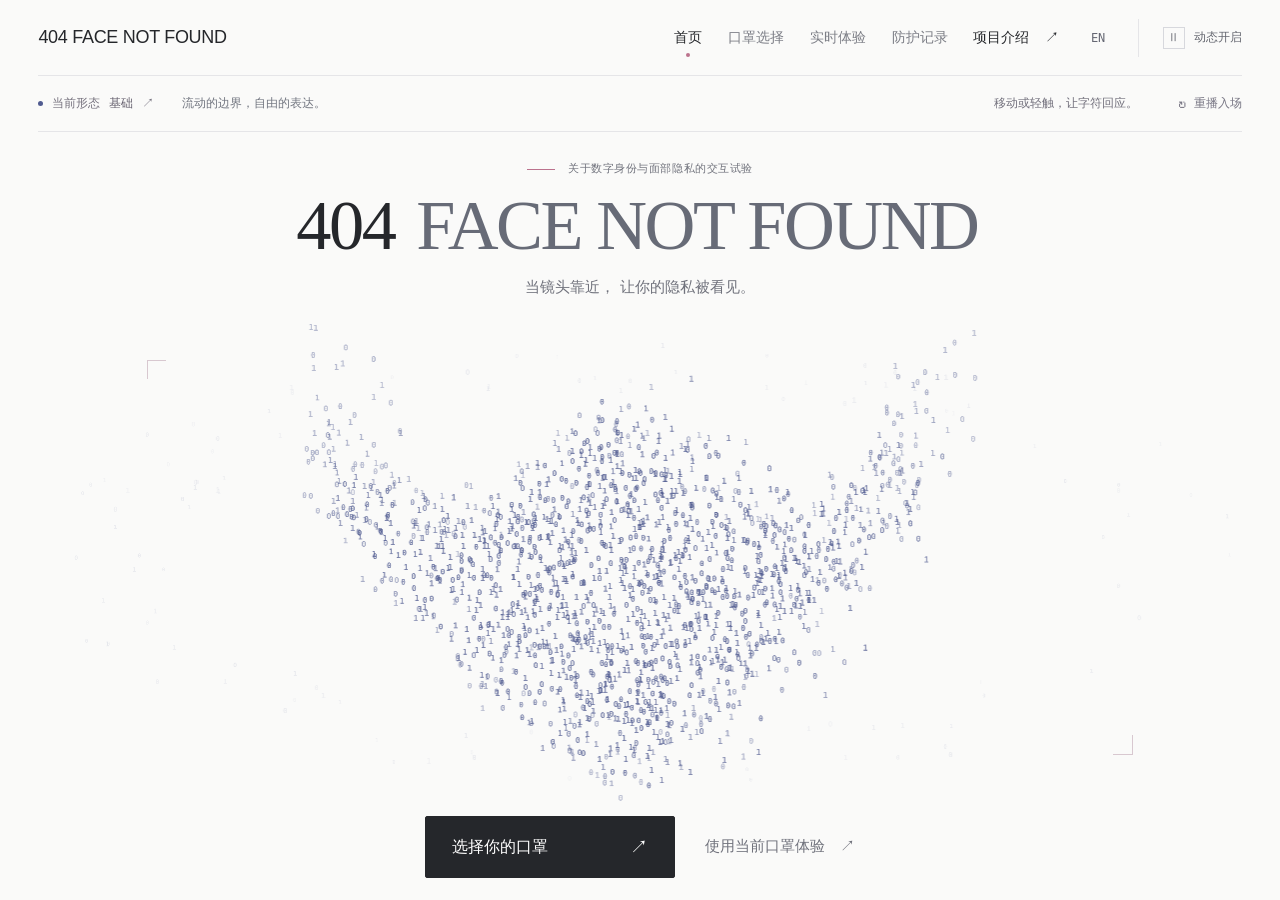
<file: index.html>
<!doctype html>
<html lang="zh-CN">
<head>
  <meta charset="utf-8">
  <meta name="viewport" content="width=device-width, initial-scale=1">
  <meta name="theme-color" content="#fafaf9">
  <meta name="application-name" content="404 FACE NOT FOUND">
  <meta property="og:title" content="404 FACE NOT FOUND">
  <meta name="description" content="404 FACE NOT FOUND — Customize a digital mask and try face tracking, two-hand gestures and realtime visual feedback directly in your browser.">
  <title>404 FACE NOT FOUND</title>
  <link rel="icon" href="data:,">
  <link rel="stylesheet" href="styles.css?v=3b61574f5b0e">
  <link rel="stylesheet" href="browser-live.css?v=c69359c9c7e4">
  <script src="design-data.js?v=03e0d6a98351" defer></script>
  <script src="public-preview.js?v=470c85f43765" defer></script>
  <script src="browser-gesture.js?v=f03b314e604c" defer></script>
  <script src="browser-live.js?v=6ce44cb60e90" defer></script>
  <script src="app.js?v=b37c657425d3" defer></script>
  <script src="experience.js?v=a96297631358" defer></script>
</head>
<body>
  <div class="app" data-mode="collection">
    <header class="header">
      <a class="wordmark" href="#home" data-i18n-aria="home" aria-label="404 FACE NOT FOUND，返回首页"><span data-i18n="brand">404 FACE NOT FOUND</span></a>
      <nav data-i18n-aria="navigation" aria-label="页面操作">
        <div class="primary-nav"><a href="#home" data-page="home" aria-current="page" data-i18n="homeNav">首页</a><a href="#collection" data-page="collection" data-i18n="collection">口罩选择</a><a href="#guide" data-page="guide" data-i18n="liveNav">实时体验</a><a href="#history" data-page="history" data-i18n="historyNav">防护记录</a></div>
        <button class="text-button project-button"><span data-i18n="project">项目介绍</span> <span aria-hidden="true">↗</span></button>
        <button class="language-button" type="button" data-i18n-aria="language" aria-label="Switch to English"><span data-i18n="languageButton">EN</span></button>
        <button class="motion-button" aria-label="暂停字符动画" aria-pressed="false"><span class="motion-symbol" aria-hidden="true">Ⅱ</span><span class="motion-label">动态开启</span></button>
      </nav>
    </header>
    <main id="home" class="home-page" data-view="home">
      <div class="home-utilities">
        <div class="home-art-meta"><a class="home-mask-label" href="#customize"><i aria-hidden="true"></i><span data-i18n="homeSelected">当前形态</span><strong class="home-selected-name"></strong><span aria-hidden="true">↗</span></a><span class="home-art-caption" data-i18n="homeArt">流动的边界，自由的表达。</span></div>
        <div class="home-art-tools"><span class="home-interact" data-i18n="homeInteract">移动或轻触，让字符回应。</span><button class="home-replay" type="button"><span aria-hidden="true">↻</span><span data-i18n="homeReplay">重播入场</span></button></div>
      </div>
      <section class="home-composition">
        <div class="home-art">
          <button class="home-art-trigger" type="button" data-i18n-aria="homeDisturb" aria-label="扰动字符口罩"><canvas id="home-mask" width="1100" height="850" aria-hidden="true"></canvas><span class="home-frame-corner" aria-hidden="true"></span></button>
        </div>
        <div class="home-title"><span class="eyebrow" data-i18n="homeEyebrow">关于数字身份与面部隐私的交互试验</span><h1 tabindex="-1" data-i18n="homeTitle">404\nFACE NOT FOUND</h1><p data-i18n="homeIntro">当镜头靠近，\n让你的隐私被看见。</p></div>
        <div class="home-entry"><a class="primary-button" href="#collection"><span data-i18n="homeStart">选择你的口罩</span><span aria-hidden="true">↗</span></a><a class="inline-link" href="#guide"><span data-i18n="homeQuick">使用当前口罩体验</span><span aria-hidden="true">↗</span></a></div>
      </section>
    </main>
    <main id="collection" data-view="collection" hidden>
      <aside class="editor" data-i18n-aria="editorLabel" aria-label="定制口罩" inert>
        <button class="back-button" type="button"><span aria-hidden="true">←</span><span data-i18n="back">返回选择</span></button>
        <div class="editor-heading"><span class="eyebrow" data-i18n="editorEyebrow">你的口罩，你的表达</span><h2 data-i18n="editorTitle">定义你的表达</h2><p><span class="editor-name">基础</span><span class="editor-number">01 / 08</span></p></div>
        <div class="field-group"><label for="shape"><span data-i18n="shapeLabel">口罩形状</span></label><select id="shape"></select></div>
        <div class="field-group">
          <label for="characters"><span data-i18n="characters">字符内容</span></label>
          <input id="characters" value="01" maxlength="12" autocomplete="off" spellcheck="false" aria-describedby="characters-help">
          <span id="characters-help" class="field-help" data-i18n="charactersHelp">1—12 个字符；留空使用 01</span>
        </div>
        <fieldset class="field-group colour-group">
          <legend><span data-i18n="colour">字符色彩</span></legend>
          <div class="colour-picker">
            <div class="wheel-wrap"><canvas id="colour-wheel" width="256" height="256" role="slider" tabindex="0" data-i18n-aria="wheelLabel" aria-label="色相与饱和度轮盘" aria-valuemin="0" aria-valuemax="359" aria-valuenow="230" aria-describedby="wheel-help"></canvas><span class="wheel-marker" aria-hidden="true"></span></div>
            <div class="colour-details"><span class="colour-preview" aria-hidden="true"></span><label for="colour-hex" data-i18n="hexLabel">色值</label><input type="text" id="colour-hex" value="#505B90" maxlength="7" spellcheck="false" autocomplete="off" data-i18n-aria="hexInput" aria-label="十六进制颜色值" aria-describedby="hex-error"><span class="colour-readout" aria-hidden="true"></span></div>
          </div>
          <span id="wheel-help" class="sr-only" data-i18n="wheelHelp">拖动轮盘选色。左右方向键调整色相，上下方向键调整饱和度；按住 Shift 可增大步幅。</span>
          <span id="hex-error" class="colour-error" data-i18n="hexError" hidden>请输入六位十六进制颜色值。</span>
          <div class="quick-colours" role="group" data-i18n-aria="colour" aria-label="字符色彩"></div>
          <label class="brightness-label" for="brightness"><span data-i18n="brightness">明暗</span><output id="brightness-value" for="brightness">56</output></label><input id="brightness" type="range" min="0" max="100" value="56">
        </fieldset>
        <div class="field-group"><label for="movement"><span data-i18n="movement">流动幅度</span><output for="movement" id="movement-value">35</output></label><input id="movement" type="range" min="0" max="100" value="35"><div class="range-labels"><span data-i18n="calm">平静</span><span data-i18n="flowing">流动</span></div></div>
        <div class="field-group"><label for="density"><span data-i18n="density">字符密度</span><output for="density" id="density-value">72</output></label><input id="density" type="range" min="30" max="100" value="72"><div class="range-labels"><span data-i18n="sparse">疏</span><span data-i18n="dense">密</span></div></div>
        <button class="reset-button"><span data-i18n="reset">恢复默认</span><span aria-hidden="true">↺</span></button>
        <div class="editor-footnote"><span class="status-dot"></span><span data-i18n="preview">当前形态预览</span></div>
      </aside>
      <div class="workarea">
        <div class="heading-row"><div><span class="eyebrow heading-eyebrow">口罩形态集</span><h1 tabindex="-1"><span data-i18n="heading">选择你的口罩</span><span class="heading-period" data-i18n="headingEnd">。</span></h1></div><p class="heading-note"><span data-i18n="note">不同的形态，同一个你。</span><br><span data-i18n="noteSub">关于数字身份的一次探索。</span></p></div>
        <section class="gallery" data-i18n-aria="carousel" aria-label="口罩形态轮播" aria-roledescription="轮播图" tabindex="0">
          <div class="stage-mark stage-mark-top" aria-hidden="true">+<span data-i18n="field">字符场域</span>+</div><div class="slides"></div>
          <div class="neighbour-label neighbour-left" aria-hidden="true"><span class="neighbour-index">08</span><span class="neighbour-name">回声</span></div><div class="neighbour-label neighbour-right" aria-hidden="true"><span class="neighbour-index">02</span><span class="neighbour-name">弧面</span></div>
          <div class="drag-indicator" aria-hidden="true"><span class="drag-track"><i></i></span><span data-i18n="drag">左右拖动切换</span></div>
        </section>
        <section class="selection-summary" data-i18n-aria="selection" aria-label="当前选择">
          <div class="selection-index"><span id="current-number">01</span><span class="index-divider">/</span><span class="muted" id="total-number">08</span></div>
          <div class="selection-copy" aria-live="polite" aria-atomic="true"><h2 id="mask-name">基础</h2><p id="mask-description">完整字符表面，柔和收拢的下颌轮廓。</p></div>
          <div class="pagination" data-i18n-aria="choices" aria-label="选择口罩形状"></div>
          <button class="customize-button"><span>定制这个口罩</span><span class="button-arrow" aria-hidden="true">↗</span></button>
        </section>
      </div>
    </main>
    <main id="guide" class="guide-page experience-page" data-view="guide" hidden>
      <div class="guide-top"><a href="#customize" class="inline-link"><span aria-hidden="true">←</span><span data-i18n="guideBack">调整口罩</span></a><span class="eyebrow" data-i18n="guideEyebrow">开始之前</span></div>
      <div class="guide-layout">
        <div class="guide-visual" aria-hidden="true">
          <div class="photo-frame"><canvas id="guide-effect" width="300" height="210"></canvas><i></i><i></i><i></i><i></i></div>
          <svg class="guide-hand hand-first" viewBox="0 0 180 220" fill="none">
            <defs><g id="guide-l-hand">
              <path d="M41 212V198C18 181 10 159 10 126C10 119 15 113 22 113C29 113 33 118 33 126V104C33 96 38 90 45 90C52 90 56 95 56 103V121V88C56 80 61 74 68 74C75 74 79 79 79 87V113V29C79 20 84 14 92 14C100 14 106 20 106 29V141C106 146 110 149 117 149H164C170 149 174 153 174 159C174 165 170 169 164 169H142C132 169 126 173 121 179C114 187 108 191 100 198V212"/>
            </g></defs>
            <use href="#guide-l-hand"/>
          </svg>
          <svg class="guide-hand hand-second" viewBox="0 0 180 220" fill="none"><use href="#guide-l-hand"/></svg>
          <span class="guide-hold" data-i18n="guideHold">保持约 1 秒</span>
        </div>
        <div class="guide-copy"><h1 tabindex="-1" data-i18n="guideTitle">用双手，框住这一刻。</h1><ul class="guide-steps"><li data-i18n="guideStepFace">正对摄像头，让面部与双手进入画面。</li><li data-i18n="guideStepHands">伸出食指和拇指，两只 L 朝内组成取景框。</li><li data-i18n="guideStepHold">保持约一秒，口罩出现；松手后逐渐消退。</li></ul><div class="guide-selection"><canvas id="guide-mask" width="220" height="130" aria-hidden="true"></canvas><div><span class="eyebrow" data-i18n="chosenMask">你的口罩</span><span class="guide-mask-name"></span></div><a class="inline-link" href="#customize" data-i18n="changeMask">更换 ↗</a></div><button id="guide-start" class="primary-button"><span data-i18n="guideStart">准备好了，开始体验</span><span aria-hidden="true">↗</span></button><p class="guide-note" data-i18n="guidePrivacy">摄像头仅在体验时开启，画面不保存。手势用于模拟拍照意图。</p></div>
      </div>
    </main>
    <main id="live" data-view="live" hidden>
      <h1 class="sr-only" tabindex="-1" data-i18n="liveView">实时画面</h1>
      <section class="mirror-stage" data-status="idle" data-i18n-aria="liveView" aria-label="实时画面">
        <img class="live-feed" alt="实时画面" hidden>
        <div class="live-overlay"><a class="live-exit" href="#home"><span aria-hidden="true">×</span><span data-i18n="leaveLive">结束体验</span></a><span class="live-status"><i></i><span id="stage-status" role="status"></span></span><div class="live-tools"><a href="#guide" data-i18n="showGuide">操作提示</a><a href="#history" data-i18n="historyNav">防护记录</a></div></div>
        <div class="live-fallback"><span class="live-loading" aria-hidden="true"></span><h2 id="live-fallback-title"></h2><p class="live-message" role="status" aria-live="polite"></p><button class="primary-button" id="session-button" hidden><span data-i18n="resumeLive">重新开始</span><span aria-hidden="true">↗</span></button><button class="quiet-button" id="reconnect" hidden data-i18n="retry">重新连接</button></div>
        <aside class="live-telemetry browser-distance-panel" data-sensor="simulated" aria-label="距离模拟">
  <details id="browser-distance-details" open>
    <summary class="telemetry-heading"><i aria-hidden="true"></i><span data-i18n="browserDistancePanel">距离模拟</span><span class="browser-panel-toggle" aria-hidden="true">⌄</span></summary>
    <dl><div><dt data-i18n="browserDistanceLabel">模拟距离</dt><dd><span id="live-distance">26</span><small id="live-distance-unit">cm</small></dd></div><div><dt data-i18n="browserRiskLabel">模拟 Risk</dt><dd><span id="live-risk">50</span><small id="live-risk-unit">%</small></dd></div></dl>
    <label class="browser-distance-label" for="browser-distance" data-i18n="browserDistanceControl">拖动滑块，体验距离变化</label>
    <input id="browser-distance" type="range" min="2" max="50" step="1" value="26" aria-label="模拟距离，厘米">
    <div class="browser-range-labels"><span data-i18n="browserNear">近 · 2 cm</span><span data-i18n="browserFar">远 · 50 cm</span></div>
    <div class="sensor-risk-meter" role="meter" aria-label="模拟风险" aria-valuemin="0" aria-valuemax="100" aria-valuenow="50"><span></span></div>
    <p id="live-sensor-status" role="status"></p><p id="live-sensor-range" data-i18n="browserSimulationNote">网页未连接距离传感器；数值仅用于体验形变。</p>
  </details>
</aside>
        <p class="live-caption" data-i18n="liveMinimalNote">模拟捕获体验 · 仅在本机处理</p>
      </section>
    </main>
    <main id="history" class="experience-page" data-view="history" hidden>
      <div class="page-heading"><div><span class="eyebrow" data-i18n="historyEyebrow">交互档案</span><h1 tabindex="-1" data-i18n="historyTitle">每一次回应，皆有迹可循。</h1></div><p data-i18n="historyIntro">回看模拟拍照事件与对应的口罩响应。</p></div>
      <section class="archive-overview" data-i18n-aria="recordSummary" aria-label="记录概览"><div><strong id="record-total">0</strong><span data-i18n="eventsLabel">模拟事件</span></div><div><strong id="response-total">0</strong><span data-i18n="responsesLabel">口罩响应</span></div><p data-i18n="archivePrivacy">只留下一次回应的轨迹。<br>不保存你的面部画面。</p><button class="quiet-button" id="sample-toggle" aria-pressed="false" data-i18n="showSample">预览示例记录 ↗</button></section>
      <div class="sample-banner" role="status" hidden><span data-i18n="sampleNotice">正在查看示例数据，不是你的实际防护记录。</span></div>
      <form class="archive-filters"><div class="date-range"><label><span data-i18n="fromDate">开始日期</span><input id="date-from" type="text" inputmode="numeric" placeholder="YYYY-MM-DD" maxlength="10" autocomplete="off"></label><span aria-hidden="true">—</span><label><span data-i18n="toDate">结束日期</span><input id="date-to" type="text" inputmode="numeric" placeholder="YYYY-MM-DD" maxlength="10" autocomplete="off"></label></div><label class="shape-filter"><span data-i18n="shapeLabel">口罩形状</span><select id="history-shape"><option value="" data-i18n="allShapes">全部形状</option></select></label><button type="reset" class="quiet-button" data-i18n="clearFilters">重置筛选</button><button type="button" class="quiet-button" id="export-records" disabled data-i18n="export">导出记录 ↓</button></form>
      <div class="archive-meta"><span id="result-count" role="status">0 条记录</span><span data-i18n="timezone">时间为 UTC+08:00</span></div>
      <p class="archive-error" role="status" hidden></p>
      <div class="archive-table"><div class="archive-columns" aria-hidden="true"><span data-i18n="eventTime">事件时间</span><span data-i18n="maskLabel">口罩</span><span data-i18n="responseLabel">响应</span><span data-i18n="distanceLabel">距离</span><span data-i18n="riskLabel">模拟风险</span><span></span></div><div id="record-list"></div></div>
      <div class="archive-empty" hidden><span class="empty-mark" aria-hidden="true">⌜<i></i>⌟</span><h2 data-i18n="noRecords">还没有留下记录。</h2><p data-i18n="noRecordsBody">完成一次手势触发后，回应会保存在这里。</p><a class="inline-link" href="#guide"><span data-i18n="goLive">进入实时体验</span><span aria-hidden="true">↗</span></a></div>
      <div class="archive-no-results" hidden><p data-i18n="noMatches">这个时间范围内没有记录。</p><button class="quiet-button" id="reset-search" data-i18n="clearFilters">重置筛选</button></div>
      <p class="archive-footnote" data-i18n="archiveNote">记录反映交互原型的响应，不作为真实隐私防护的证明。</p>
    </main>
    <footer class="footer"><span data-i18n="footer">数字身份 / 人的表达</span><button class="project-button footer-project" data-i18n="project">项目介绍</button><span class="footer-status"><i></i><span data-i18n="footerStatus">交互试验 — 2026</span></span></footer>
  </div>
  <dialog class="project-dialog" aria-labelledby="project-title"><button class="dialog-close" data-i18n-aria="closeProject" aria-label="关闭项目介绍">×</button><span class="eyebrow" data-i18n="brand">404 FACE NOT FOUND</span><h2 id="project-title" data-i18n="projectTitle">为隐私留一点空间</h2><p data-i18n="projectBody">以手势、距离和数字口罩，探索面部隐私的表达方式。</p><p class="dialog-note" data-i18n="projectNote">一个以网页为载体的 HCI 交互试验。拍照手势象征外部捕获，数字口罩以形变作出回应。</p><a href="https://xhslink.cn/o/8Cs5llAr4Yk" target="_blank" rel="noreferrer"><span data-i18n="reference">视觉参考</span><span aria-hidden="true">↗</span></a></dialog>
  <dialog class="record-dialog" aria-labelledby="record-title"><button class="dialog-close" data-i18n-aria="closeRecord" aria-label="关闭记录详情">×</button><span class="eyebrow" id="record-source" data-i18n="eventDetail">事件详情</span><h2 id="record-title"></h2><div class="record-detail-grid"><div class="record-art"><canvas id="record-mask" width="560" height="400" aria-hidden="true"></canvas><p data-i18n="configAtEvent">触发时的口罩配置</p></div><dl id="record-details"></dl></div><p class="record-note" data-i18n="recordNote">此处展示口罩配置与响应数据，不是现场照片或录像。</p><button class="primary-button" id="reuse-mask"><span data-i18n="reuseMask">使用这个口罩</span><span aria-hidden="true">↗</span></button></dialog>
  <div class="toast" role="status" hidden></div>
</body>
</html>
</file>
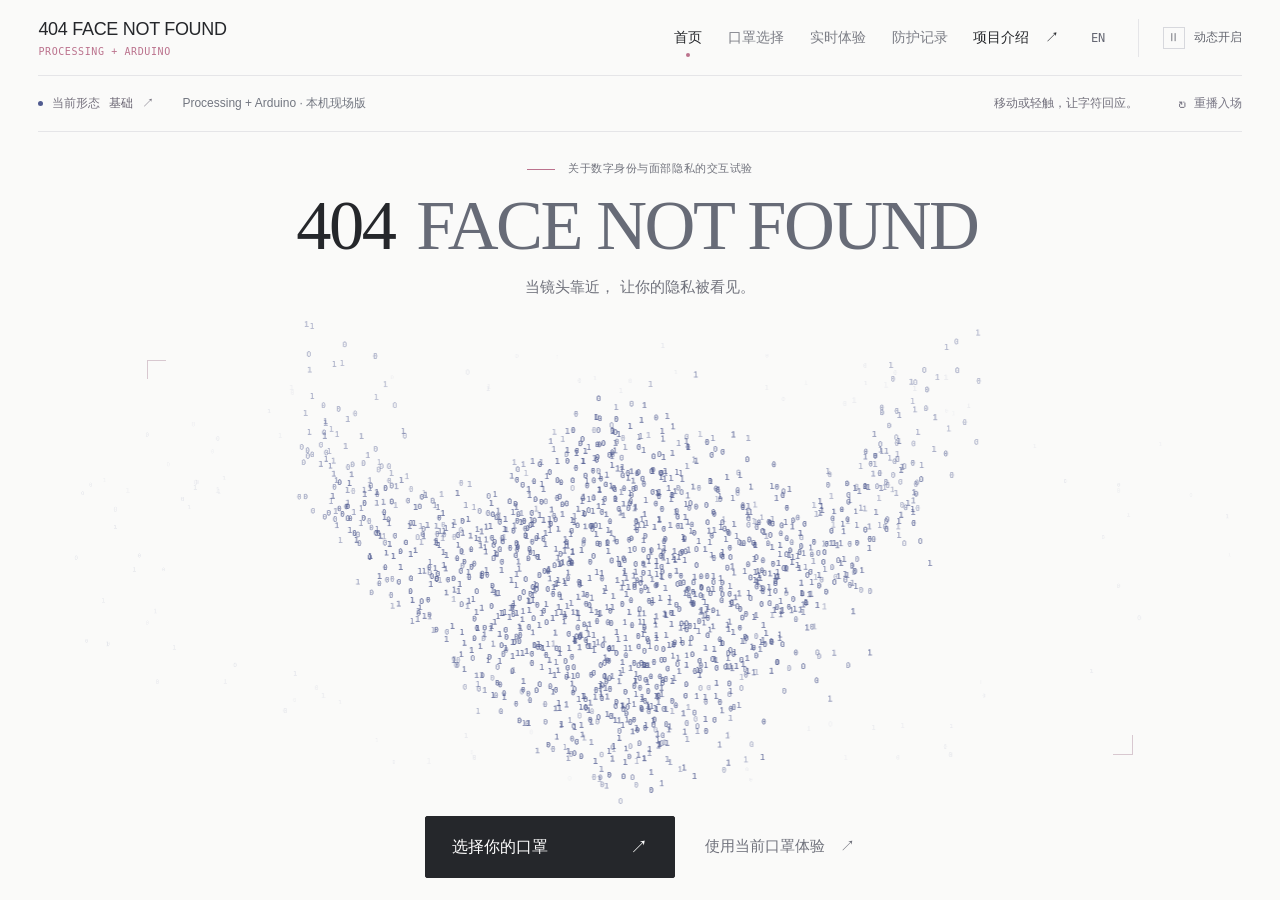
<file: processing/index.html>
<!doctype html>
<html lang="zh-CN">
<head>
  <meta charset="utf-8">
  <meta name="viewport" content="width=device-width, initial-scale=1">
  <meta name="theme-color" content="#fafaf9">
  <meta name="application-name" content="404 FACE NOT FOUND · Processing + Arduino">
  <meta property="og:title" content="404 FACE NOT FOUND · Processing + Arduino">
  <meta name="description" content="404 FACE NOT FOUND — The Processing + Arduino edition. Customize your mask, then connect to the local installation for camera, gesture and physical distance interaction.">
  <title>404 FACE NOT FOUND · Processing + Arduino</title>
  <link rel="icon" href="data:,">
  <link rel="stylesheet" href="styles.css?v=3b61574f5b0e">
  <link rel="stylesheet" href="processing-preview.css?v=588fc2785377">
  <script src="design-data.js?v=fb94aa1f1894" defer></script>
  <script src="installation.js?v=4bcd335ae2e3" defer></script>
  <script src="processing-preview.js?v=254d5ab3051e" defer></script>
  <script src="app.js?v=b37c657425d3" defer></script>
  <script src="experience.js?v=c8227b0f10d2" defer></script>
</head>
<body>
  <div class="app" data-mode="collection">
    <header class="header">
      <a class="wordmark" href="#home" data-i18n-aria="home" aria-label="404 FACE NOT FOUND，返回首页"><span data-i18n="brand">404 FACE NOT FOUND</span><span class="edition-marker">PROCESSING + ARDUINO</span></a>
      <nav data-i18n-aria="navigation" aria-label="页面操作">
        <div class="primary-nav"><a href="#home" data-page="home" aria-current="page" data-i18n="homeNav">首页</a><a href="#collection" data-page="collection" data-i18n="collection">口罩选择</a><a href="#guide" data-page="guide" data-i18n="liveNav">实时体验</a><a href="#history" data-page="history" data-i18n="historyNav">防护记录</a></div>
        <button class="text-button project-button"><span data-i18n="project">项目介绍</span> <span aria-hidden="true">↗</span></button>
        <button class="language-button" type="button" data-i18n-aria="language" aria-label="Switch to English"><span data-i18n="languageButton">EN</span></button>
        <button class="motion-button" aria-label="暂停字符动画" aria-pressed="false"><span class="motion-symbol" aria-hidden="true">Ⅱ</span><span class="motion-label">动态开启</span></button>
      </nav>
    </header>
    <main id="home" class="home-page" data-view="home">
      <div class="home-utilities">
        <div class="home-art-meta"><a class="home-mask-label" href="#customize"><i aria-hidden="true"></i><span data-i18n="homeSelected">当前形态</span><strong class="home-selected-name"></strong><span aria-hidden="true">↗</span></a><span class="home-art-caption" data-i18n="homeArt">流动的边界，自由的表达。</span></div>
        <div class="home-art-tools"><span class="home-interact" data-i18n="homeInteract">移动或轻触，让字符回应。</span><button class="home-replay" type="button"><span aria-hidden="true">↻</span><span data-i18n="homeReplay">重播入场</span></button></div>
      </div>
      <section class="home-composition">
        <div class="home-art">
          <button class="home-art-trigger" type="button" data-i18n-aria="homeDisturb" aria-label="扰动字符口罩"><canvas id="home-mask" width="1100" height="850" aria-hidden="true"></canvas><span class="home-frame-corner" aria-hidden="true"></span></button>
        </div>
        <div class="home-title"><span class="eyebrow" data-i18n="homeEyebrow">关于数字身份与面部隐私的交互试验</span><h1 tabindex="-1" data-i18n="homeTitle">404\nFACE NOT FOUND</h1><p data-i18n="homeIntro">当镜头靠近，\n让你的隐私被看见。</p></div>
        <div class="home-entry"><a class="primary-button" href="#collection"><span data-i18n="homeStart">选择你的口罩</span><span aria-hidden="true">↗</span></a><a class="inline-link" href="#guide"><span data-i18n="homeQuick">使用当前口罩体验</span><span aria-hidden="true">↗</span></a></div>
      </section>
    </main>
    <main id="collection" data-view="collection" hidden>
      <aside class="editor" data-i18n-aria="editorLabel" aria-label="定制口罩" inert>
        <button class="back-button" type="button"><span aria-hidden="true">←</span><span data-i18n="back">返回选择</span></button>
        <div class="editor-heading"><span class="eyebrow" data-i18n="editorEyebrow">你的口罩，你的表达</span><h2 data-i18n="editorTitle">定义你的表达</h2><p><span class="editor-name">基础</span><span class="editor-number">01 / 08</span></p></div>
        <div class="field-group"><label for="shape"><span data-i18n="shapeLabel">口罩形状</span></label><select id="shape"></select></div>
        <div class="field-group">
          <label for="characters"><span data-i18n="characters">字符内容</span></label>
          <input id="characters" value="01" maxlength="12" autocomplete="off" spellcheck="false" aria-describedby="characters-help">
          <span id="characters-help" class="field-help" data-i18n="charactersHelp">1—12 个字符；留空使用 01</span>
        </div>
        <fieldset class="field-group colour-group">
          <legend><span data-i18n="colour">字符色彩</span></legend>
          <div class="colour-picker">
            <div class="wheel-wrap"><canvas id="colour-wheel" width="256" height="256" role="slider" tabindex="0" data-i18n-aria="wheelLabel" aria-label="色相与饱和度轮盘" aria-valuemin="0" aria-valuemax="359" aria-valuenow="230" aria-describedby="wheel-help"></canvas><span class="wheel-marker" aria-hidden="true"></span></div>
            <div class="colour-details"><span class="colour-preview" aria-hidden="true"></span><label for="colour-hex" data-i18n="hexLabel">色值</label><input type="text" id="colour-hex" value="#505B90" maxlength="7" spellcheck="false" autocomplete="off" data-i18n-aria="hexInput" aria-label="十六进制颜色值" aria-describedby="hex-error"><span class="colour-readout" aria-hidden="true"></span></div>
          </div>
          <span id="wheel-help" class="sr-only" data-i18n="wheelHelp">拖动轮盘选色。左右方向键调整色相，上下方向键调整饱和度；按住 Shift 可增大步幅。</span>
          <span id="hex-error" class="colour-error" data-i18n="hexError" hidden>请输入六位十六进制颜色值。</span>
          <div class="quick-colours" role="group" data-i18n-aria="colour" aria-label="字符色彩"></div>
          <label class="brightness-label" for="brightness"><span data-i18n="brightness">明暗</span><output id="brightness-value" for="brightness">56</output></label><input id="brightness" type="range" min="0" max="100" value="56">
        </fieldset>
        <div class="field-group"><label for="movement"><span data-i18n="movement">流动幅度</span><output for="movement" id="movement-value">35</output></label><input id="movement" type="range" min="0" max="100" value="35"><div class="range-labels"><span data-i18n="calm">平静</span><span data-i18n="flowing">流动</span></div></div>
        <div class="field-group"><label for="density"><span data-i18n="density">字符密度</span><output for="density" id="density-value">72</output></label><input id="density" type="range" min="30" max="100" value="72"><div class="range-labels"><span data-i18n="sparse">疏</span><span data-i18n="dense">密</span></div></div>
        <button class="reset-button"><span data-i18n="reset">恢复默认</span><span aria-hidden="true">↺</span></button>
        <div class="editor-footnote"><span class="status-dot"></span><span data-i18n="preview">当前形态预览</span></div>
      </aside>
      <div class="workarea">
        <div class="heading-row"><div><span class="eyebrow heading-eyebrow">口罩形态集</span><h1 tabindex="-1"><span data-i18n="heading">选择你的口罩</span><span class="heading-period" data-i18n="headingEnd">。</span></h1></div><p class="heading-note"><span data-i18n="note">不同的形态，同一个你。</span><br><span data-i18n="noteSub">关于数字身份的一次探索。</span></p></div>
        <section class="gallery" data-i18n-aria="carousel" aria-label="口罩形态轮播" aria-roledescription="轮播图" tabindex="0">
          <div class="stage-mark stage-mark-top" aria-hidden="true">+<span data-i18n="field">字符场域</span>+</div><div class="slides"></div>
          <div class="neighbour-label neighbour-left" aria-hidden="true"><span class="neighbour-index">08</span><span class="neighbour-name">回声</span></div><div class="neighbour-label neighbour-right" aria-hidden="true"><span class="neighbour-index">02</span><span class="neighbour-name">弧面</span></div>
          <div class="drag-indicator" aria-hidden="true"><span class="drag-track"><i></i></span><span data-i18n="drag">左右拖动切换</span></div>
        </section>
        <section class="selection-summary" data-i18n-aria="selection" aria-label="当前选择">
          <div class="selection-index"><span id="current-number">01</span><span class="index-divider">/</span><span class="muted" id="total-number">08</span></div>
          <div class="selection-copy" aria-live="polite" aria-atomic="true"><h2 id="mask-name">基础</h2><p id="mask-description">完整字符表面，柔和收拢的下颌轮廓。</p></div>
          <div class="pagination" data-i18n-aria="choices" aria-label="选择口罩形状"></div>
          <button class="customize-button"><span>定制这个口罩</span><span class="button-arrow" aria-hidden="true">↗</span></button>
        </section>
      </div>
    </main>
    <main id="guide" class="guide-page experience-page" data-view="guide" hidden>
      <div class="guide-top"><a href="#customize" class="inline-link"><span aria-hidden="true">←</span><span data-i18n="guideBack">调整口罩</span></a><span class="eyebrow" data-i18n="guideEyebrow">开始之前</span></div>
      <div class="guide-layout">
        <div class="guide-visual" aria-hidden="true">
          <div class="photo-frame"><canvas id="guide-effect" width="300" height="210"></canvas><i></i><i></i><i></i><i></i></div>
          <svg class="guide-hand hand-first" viewBox="0 0 180 220" fill="none">
            <defs><g id="guide-l-hand">
              <path d="M41 212V198C18 181 10 159 10 126C10 119 15 113 22 113C29 113 33 118 33 126V104C33 96 38 90 45 90C52 90 56 95 56 103V121V88C56 80 61 74 68 74C75 74 79 79 79 87V113V29C79 20 84 14 92 14C100 14 106 20 106 29V141C106 146 110 149 117 149H164C170 149 174 153 174 159C174 165 170 169 164 169H142C132 169 126 173 121 179C114 187 108 191 100 198V212"/>
            </g></defs>
            <use href="#guide-l-hand"/>
          </svg>
          <svg class="guide-hand hand-second" viewBox="0 0 180 220" fill="none"><use href="#guide-l-hand"/></svg>
          <span class="guide-hold" data-i18n="guideHold">保持约 1 秒</span>
        </div>
        <div class="guide-copy"><h1 tabindex="-1" data-i18n="guideTitle">用双手，框住这一刻。</h1><ul class="guide-steps"><li data-i18n="guideStepFace">正对摄像头，让面部与双手进入画面。</li><li data-i18n="guideStepHands">伸出食指和拇指，两只 L 朝内组成取景框。</li><li data-i18n="guideStepHold">保持约一秒，口罩出现；松手后逐渐消退。</li></ul><div class="processing-download-row"><a class="processing-download" href="downloads/404-Processing-Portable.zip" download><span data-i18n="downloadProcessing">下载 Processing 项目包</span><span aria-hidden="true">↓</span></a><a class="processing-help" href="downloads/START-HERE.html" target="_blank" rel="noopener" data-i18n="portableHelp">下载后如何运行</a></div><div class="guide-selection"><canvas id="guide-mask" width="220" height="130" aria-hidden="true"></canvas><div><span class="eyebrow" data-i18n="chosenMask">你的口罩</span><span class="guide-mask-name"></span></div><a class="inline-link" href="#customize" data-i18n="changeMask">更换 ↗</a></div><button id="guide-start" class="primary-button"><span data-i18n="guideStart">准备好了，开始体验</span><span aria-hidden="true">↗</span></button><p class="guide-note" data-i18n="guidePrivacy">摄像头仅在体验时开启，画面不保存。手势用于模拟拍照意图。</p><p class="processing-setup" data-i18n="processingSetup"></p><p class="processing-hardware" data-i18n="processingHardware"></p><a class="inline-link processing-browser-link" href="../#home" data-i18n="browserEdition">使用浏览器版 ↗</a></div>
      </div>
    </main>
    <main id="live" data-view="live" hidden>
      <h1 class="sr-only" tabindex="-1" data-i18n="liveView">实时画面</h1>
      <section class="mirror-stage" data-status="idle" data-i18n-aria="liveView" aria-label="实时画面">
        <img class="live-feed" alt="实时画面" hidden>
        <div class="live-overlay"><a class="live-exit" href="#home"><span aria-hidden="true">×</span><span data-i18n="leaveLive">结束体验</span></a><span class="live-status"><i></i><span id="stage-status" role="status"></span></span><div class="live-tools"><a href="#guide" data-i18n="showGuide">操作提示</a><a href="#history" data-i18n="historyNav">防护记录</a></div></div>
        <div class="live-fallback"><span class="live-loading" aria-hidden="true"></span><h2 id="live-fallback-title"></h2><p class="live-message" role="status" aria-live="polite"></p><button class="primary-button" id="session-button" hidden><span data-i18n="resumeLive">重新开始</span><span aria-hidden="true">↗</span></button><button class="quiet-button" id="reconnect" hidden data-i18n="retry">重新连接</button></div>
        <aside class="live-telemetry" data-i18n-aria="sensorPanel" aria-label="距离与风险" data-sensor="unavailable"><div class="telemetry-heading"><i aria-hidden="true"></i><span data-i18n="sensorPanel">距离与风险</span></div><dl><div><dt data-i18n="distanceLabel">距离</dt><dd><span id="live-distance">—</span><small id="live-distance-unit" hidden>cm</small></dd></div><div><dt data-i18n="sensorRisk">Risk · 距离风险</dt><dd><span id="live-risk">—</span><small id="live-risk-unit" hidden>%</small></dd></div></dl><div class="sensor-risk-meter" role="meter" aria-label="距离风险" aria-valuemin="0" aria-valuemax="100" data-i18n-aria="sensorRisk"><span></span></div><p id="live-sensor-status" role="status"></p><p id="live-sensor-range"></p></aside>
        <p class="live-caption" data-i18n="liveMinimalNote">模拟捕获体验 · 仅在本机处理</p>
      </section>
    </main>
    <main id="history" class="experience-page" data-view="history" hidden>
      <div class="page-heading"><div><span class="eyebrow" data-i18n="historyEyebrow">交互档案</span><h1 tabindex="-1" data-i18n="historyTitle">每一次回应，皆有迹可循。</h1></div><p data-i18n="historyIntro">回看模拟拍照事件与对应的口罩响应。</p></div>
      <section class="archive-overview" data-i18n-aria="recordSummary" aria-label="记录概览"><div><strong id="record-total">0</strong><span data-i18n="eventsLabel">模拟事件</span></div><div><strong id="response-total">0</strong><span data-i18n="responsesLabel">口罩响应</span></div><p data-i18n="archivePrivacy">只留下一次回应的轨迹。<br>不保存你的面部画面。</p><button class="quiet-button" id="sample-toggle" aria-pressed="false" data-i18n="showSample">预览示例记录 ↗</button></section>
      <div class="sample-banner" role="status" hidden><span data-i18n="sampleNotice">正在查看示例数据，不是你的实际防护记录。</span></div>
      <form class="archive-filters"><div class="date-range"><label><span data-i18n="fromDate">开始日期</span><input id="date-from" type="text" inputmode="numeric" placeholder="YYYY-MM-DD" maxlength="10" autocomplete="off"></label><span aria-hidden="true">—</span><label><span data-i18n="toDate">结束日期</span><input id="date-to" type="text" inputmode="numeric" placeholder="YYYY-MM-DD" maxlength="10" autocomplete="off"></label></div><label class="shape-filter"><span data-i18n="shapeLabel">口罩形状</span><select id="history-shape"><option value="" data-i18n="allShapes">全部形状</option></select></label><button type="reset" class="quiet-button" data-i18n="clearFilters">重置筛选</button><button type="button" class="quiet-button" id="export-records" disabled data-i18n="export">导出记录 ↓</button></form>
      <div class="archive-meta"><span id="result-count" role="status">0 条记录</span><span data-i18n="timezone">时间为 UTC+08:00</span></div>
      <p class="archive-error" role="status" hidden></p>
      <div class="archive-table"><div class="archive-columns" aria-hidden="true"><span data-i18n="eventTime">事件时间</span><span data-i18n="maskLabel">口罩</span><span data-i18n="responseLabel">响应</span><span data-i18n="distanceLabel">距离</span><span data-i18n="riskLabel">模拟风险</span><span></span></div><div id="record-list"></div></div>
      <div class="archive-empty" hidden><span class="empty-mark" aria-hidden="true">⌜<i></i>⌟</span><h2 data-i18n="noRecords">还没有留下记录。</h2><p data-i18n="noRecordsBody">完成一次手势触发后，回应会保存在这里。</p><a class="inline-link" href="#guide"><span data-i18n="goLive">进入实时体验</span><span aria-hidden="true">↗</span></a></div>
      <div class="archive-no-results" hidden><p data-i18n="noMatches">这个时间范围内没有记录。</p><button class="quiet-button" id="reset-search" data-i18n="clearFilters">重置筛选</button></div>
      <p class="archive-footnote" data-i18n="archiveNote">记录反映交互原型的响应，不作为真实隐私防护的证明。</p>
    </main>
    <footer class="footer"><span data-i18n="footer">数字身份 / 人的表达</span><button class="project-button footer-project" data-i18n="project">项目介绍</button><span class="footer-status"><i></i><span data-i18n="footerStatus">交互试验 — 2026</span></span></footer>
  </div>
  <dialog class="project-dialog" aria-labelledby="project-title"><button class="dialog-close" data-i18n-aria="closeProject" aria-label="关闭项目介绍">×</button><span class="eyebrow" data-i18n="brand">404 FACE NOT FOUND</span><h2 id="project-title" data-i18n="projectTitle">为隐私留一点空间</h2><p data-i18n="projectBody">以手势、距离和数字口罩，探索面部隐私的表达方式。</p><p class="dialog-note" data-i18n="projectNote">一个以网页为载体的 HCI 交互试验。拍照手势象征外部捕获，数字口罩以形变作出回应。</p><a href="https://xhslink.cn/o/8Cs5llAr4Yk" target="_blank" rel="noreferrer"><span data-i18n="reference">视觉参考</span><span aria-hidden="true">↗</span></a></dialog>
  <dialog class="record-dialog" aria-labelledby="record-title"><button class="dialog-close" data-i18n-aria="closeRecord" aria-label="关闭记录详情">×</button><span class="eyebrow" id="record-source" data-i18n="eventDetail">事件详情</span><h2 id="record-title"></h2><div class="record-detail-grid"><div class="record-art"><canvas id="record-mask" width="560" height="400" aria-hidden="true"></canvas><p data-i18n="configAtEvent">触发时的口罩配置</p></div><dl id="record-details"></dl></div><p class="record-note" data-i18n="recordNote">此处展示口罩配置与响应数据，不是现场照片或录像。</p><button class="primary-button" id="reuse-mask"><span data-i18n="reuseMask">使用这个口罩</span><span aria-hidden="true">↗</span></button></dialog>
  <div class="toast" role="status" hidden></div>
</body>
</html>
</file>
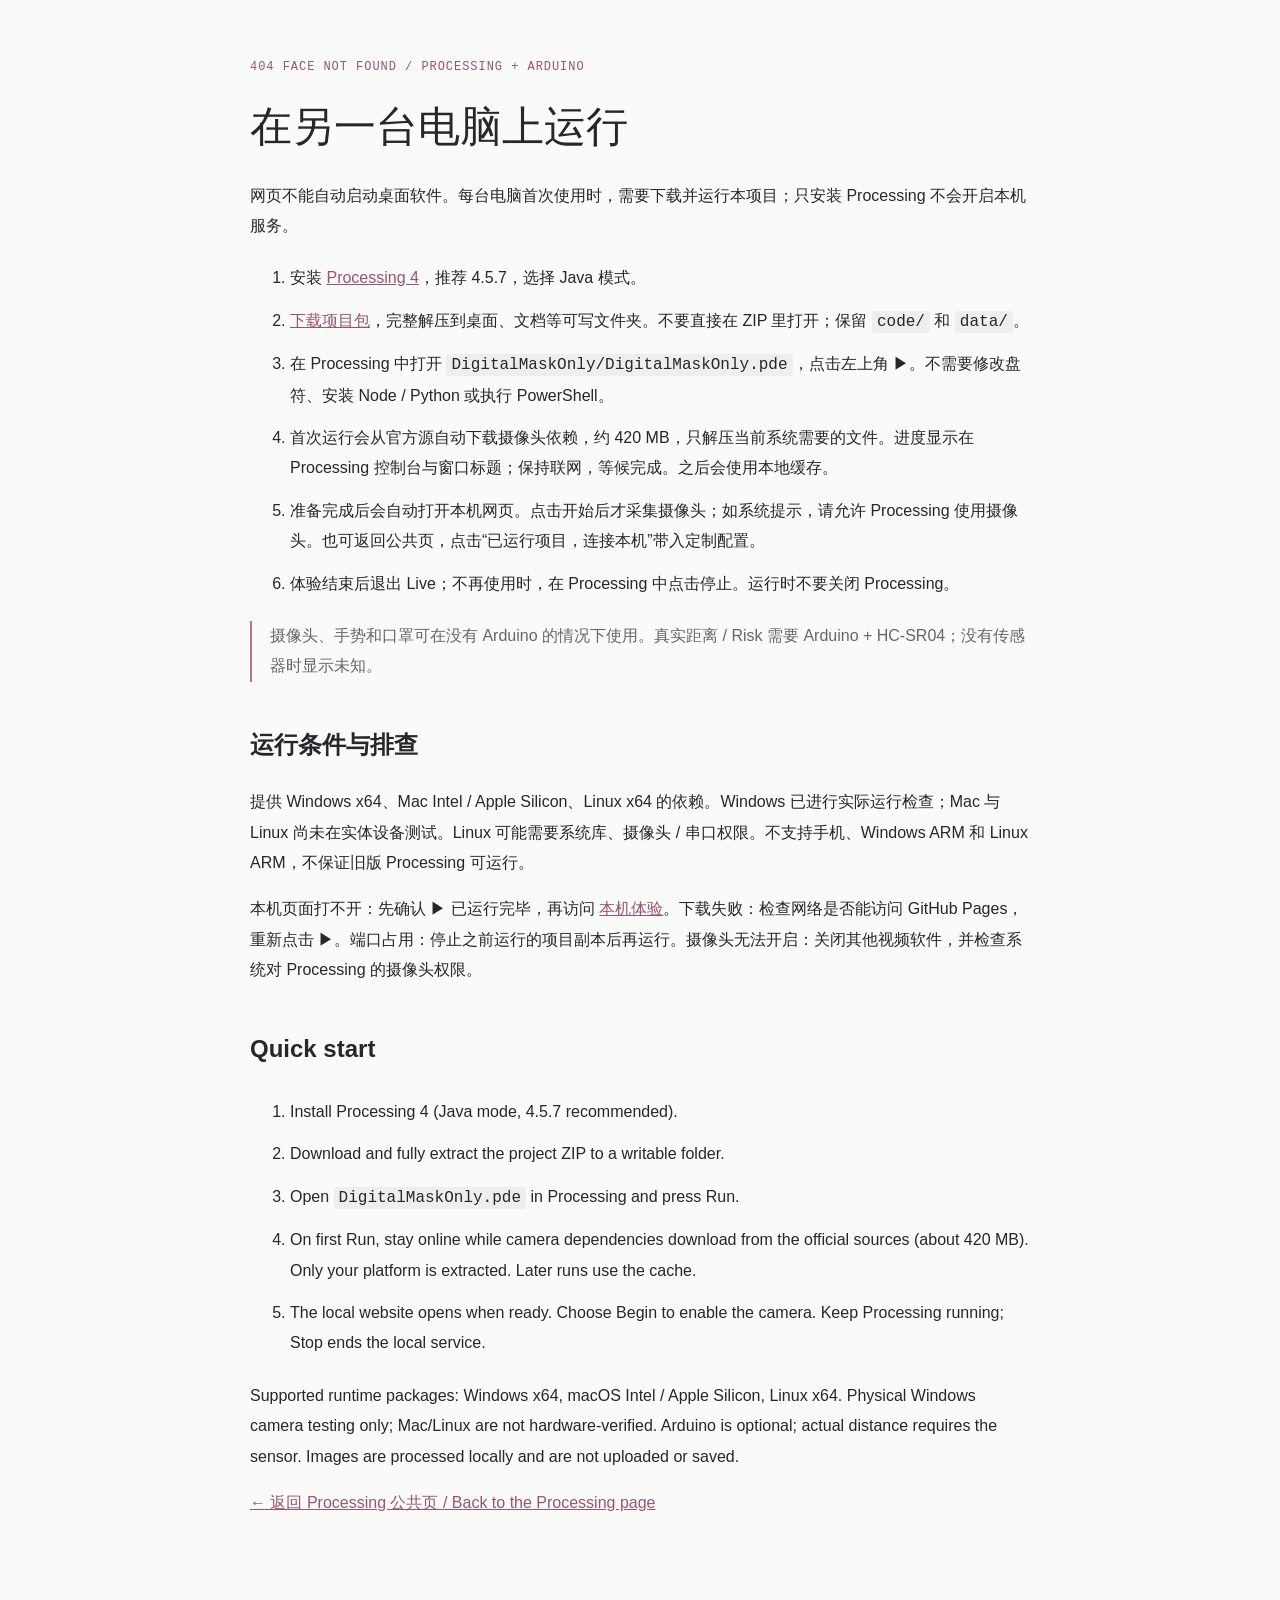
<file: processing/downloads/START-HERE.html>
<!doctype html>
<html lang="zh-CN"><meta charset="utf-8"><meta name="viewport" content="width=device-width, initial-scale=1"><title>404 · Processing 启动说明 / Quick start</title>
<style>html{background:#fafaf9;color:#25272b;font:16px/1.9 "Segoe UI","Microsoft YaHei",sans-serif}body{max-width:780px;margin:60px auto;padding:0 24px 60px}h1{font:42px/1.2 Georgia,serif}h2{margin-top:40px}a{color:#99546f}code{background:#eeeef0;padding:2px 5px;border-radius:3px}li{padding:6px 0}.edition{font:12px monospace;letter-spacing:.08em;color:#99546f}.note{color:#65666d;border-left:2px solid #bb728d;padding-left:18px}</style>
<p class="edition">404 FACE NOT FOUND / PROCESSING + ARDUINO</p><h1>在另一台电脑上运行</h1>
<p>网页不能自动启动桌面软件。每台电脑首次使用时，需要下载并运行本项目；只安装 Processing 不会开启本机服务。</p>
<ol><li>安装 <a href="https://processing.org/download/">Processing 4</a>，推荐 4.5.7，选择 Java 模式。</li><li><a href="404-Processing-Portable.zip" download>下载项目包</a>，完整解压到桌面、文档等可写文件夹。不要直接在 ZIP 里打开；保留 <code>code/</code> 和 <code>data/</code>。</li><li>在 Processing 中打开 <code>DigitalMaskOnly/DigitalMaskOnly.pde</code>，点击左上角 ▶。不需要修改盘符、安装 Node / Python 或执行 PowerShell。</li><li>首次运行会从官方源自动下载摄像头依赖，约 420 MB，只解压当前系统需要的文件。进度显示在 Processing 控制台与窗口标题；保持联网，等候完成。之后会使用本地缓存。</li><li>准备完成后会自动打开本机网页。点击开始后才采集摄像头；如系统提示，请允许 Processing 使用摄像头。也可返回公共页，点击“已运行项目，连接本机”带入定制配置。</li><li>体验结束后退出 Live；不再使用时，在 Processing 中点击停止。运行时不要关闭 Processing。</li></ol>
<p class="note">摄像头、手势和口罩可在没有 Arduino 的情况下使用。真实距离 / Risk 需要 Arduino + HC-SR04；没有传感器时显示未知。</p>
<h2>运行条件与排查</h2><p>提供 Windows x64、Mac Intel / Apple Silicon、Linux x64 的依赖。Windows 已进行实际运行检查；Mac 与 Linux 尚未在实体设备测试。Linux 可能需要系统库、摄像头 / 串口权限。不支持手机、Windows ARM 和 Linux ARM，不保证旧版 Processing 可运行。</p><p>本机页面打不开：先确认 ▶ 已运行完毕，再访问 <a href="http://127.0.0.1:4173/" target="_blank" rel="noopener">本机体验</a>。下载失败：检查网络是否能访问 GitHub Pages，重新点击 ▶。端口占用：停止之前运行的项目副本后再运行。摄像头无法开启：关闭其他视频软件，并检查系统对 Processing 的摄像头权限。</p>
<h2>Quick start</h2><ol><li>Install Processing 4 (Java mode, 4.5.7 recommended).</li><li>Download and fully extract the project ZIP to a writable folder.</li><li>Open <code>DigitalMaskOnly.pde</code> in Processing and press Run.</li><li>On first Run, stay online while camera dependencies download from the official sources (about 420 MB). Only your platform is extracted. Later runs use the cache.</li><li>The local website opens when ready. Choose Begin to enable the camera. Keep Processing running; Stop ends the local service.</li></ol><p>Supported runtime packages: Windows x64, macOS Intel / Apple Silicon, Linux x64. Physical Windows camera testing only; Mac/Linux are not hardware-verified. Arduino is optional; actual distance requires the sensor. Images are processed locally and are not uploaded or saved.</p>
<p><a href="../#guide">← 返回 Processing 公共页 / Back to the Processing page</a></p></html>
</file>
<file: styles.css>
:root {
  color-scheme: light;
  --paper: #fafaf9;
  --ink: #25272b;
  --muted: #86888e;
  --line: #e5e5e8;
  --rose: #bb728d;
  --serif: "Baskerville Old Face", "Iowan Old Style", "Palatino Linotype", Georgia, serif;
  --sans: "Segoe UI", "Microsoft YaHei", sans-serif;
  --mono: Consolas, "SFMono-Regular", monospace;
}
* { box-sizing: border-box; }
[hidden] { display: none !important; }
html { background: var(--paper); scroll-behavior: smooth; }
html:has(dialog[open]) { overflow:hidden; }
body { margin: 0; color: var(--ink); font: 14px/1.5 var(--sans); -webkit-font-smoothing: antialiased; }
button, input { font: inherit; }
button, a, input { -webkit-tap-highlight-color: transparent; }
button { color: inherit; cursor: pointer; }
button { border: 0; background: none; }
button:focus-visible, a:focus-visible, input:focus-visible, .gallery:focus-visible { outline: 2px solid var(--rose); outline-offset: 5px; }
a { color: inherit; text-decoration: none; }
button:disabled { cursor: default; }
button, a { touch-action: manipulation; }
::selection { background: #e8dae4; }
.app { display: flex; flex-direction: column; min-height: 100svh; padding: 0 48px; overflow: hidden; }
.header { display: flex; align-items: center; justify-content: space-between; height: 83px; flex-shrink: 0; border-bottom: 1px solid var(--line); gap: 24px; }
.wordmark { display: inline-flex; align-items: center; padding: 8px 0; font-size: 15px; letter-spacing: -.3px; white-space: nowrap; }
nav { display: flex; gap: 34px; align-items: center; font-size: 12px; }
.primary-nav { display:flex; gap:26px; align-items:center; }
.primary-nav a { position:relative; padding:12px 0; color:#7c7e86; white-space:nowrap; }
.primary-nav a[aria-current="page"] { color:var(--ink); }
.primary-nav a[aria-current="page"]::after { content:""; position:absolute; bottom:3px; width:4px; height:4px; border-radius:50%; background:var(--rose); left:calc(50% - 2px); }
.app:not([data-page="collection"]) .motion-button { display:none; }
.nav-current { display: flex; align-items: center; gap: 8px; }
.nav-current i, .status-dot, .footer-status i { width: 5px; height: 5px; background: var(--rose); display: inline-block; border-radius: 50%; }
.text-button { padding: 8px 0; font-size: 12px; }
.text-button span { margin-left: 12px; }
.motion-button { display: flex; align-items: center; gap: 9px; padding: 8px 0 8px 24px; border-left: 1px solid var(--line); color: #63656e; font: 11px var(--mono); }
.motion-symbol { display: inline-grid; place-items: center; border: 1px solid #d7d8dd; width: 22px; height: 22px; font: 11px var(--sans); }
main { position: relative; flex: 1; display: flex; flex-direction: column; }
.workarea { margin-left: 0; width: 100%; transition: margin-left .75s cubic-bezier(.22,1,.36,1), width .75s cubic-bezier(.22,1,.36,1); }
.heading-row { display: flex; justify-content: space-between; align-items: flex-end; padding: 35px 15px 0; gap: 24px; }
.eyebrow { font: 10px/1.5 var(--mono); letter-spacing: .1em; color: #71737d; }
h1 { font: 400 clamp(46px,4.5vw,70px)/1.04 var(--serif); letter-spacing: -.04em; margin: 12px 0 0; }
.heading-period { color: var(--rose); }
.heading-note { font-size: 12px; line-height: 1.8; color: #6c6e77; margin: 0 0 6px; }
.heading-note span { font: 11px/1.9 var(--mono); color: #91929b; }
.gallery { position: relative; height: clamp(330px,47vh,570px); margin-top: 17px; isolation: isolate; touch-action: pan-y; cursor: grab; }
.gallery:active { cursor: grabbing; }
.gallery:focus:not(:focus-visible) { outline: none; }
.slides { position: absolute; inset: 0; overflow: hidden; }
.mask-slide { position: absolute; width: 56%; height: 100%; left: 50%; top: 0; display: block; padding: 0; will-change: transform, opacity; transition: transform .8s cubic-bezier(.22,1,.36,1), opacity .65s ease; cursor: inherit; }
.mask-slide canvas { display: block; height: 100%; width: 100%; pointer-events: none; }
.mask-slide:not(.is-selected) { cursor: pointer; }
.mask-slide.is-selected { cursor: grab; }
.mask-slide.is-recycled { transition: none; }
.stage-mark { position: absolute; left: 24%; right: 24%; display: flex; align-items: center; justify-content: space-between; font: 11px var(--mono); color: #a1a1ad; pointer-events: none; z-index: 1; }
.stage-mark span { font: 8px var(--mono); letter-spacing: .12em; color: #a7a7b1; }
.stage-mark-top { top: 9px; }
.neighbour-label { position: absolute; top: 76%; display: flex; align-items: center; justify-content: center; gap: 10px; width: 22%; color: #85858f; font-size: 12px; pointer-events: none; transition: opacity .4s; }
.neighbour-left { left: 1%; }
.neighbour-right { right: 1%; }
.neighbour-index { font: 9px var(--mono); color: #aaaab5; }
.drag-indicator { position: absolute; bottom: 10px; left: 50%; transform: translateX(-50%); display: flex; align-items: center; gap: 10px; color: #85858f; font: 10px var(--sans); white-space: nowrap; pointer-events: none; transition: opacity .3s; }
.drag-track { position: relative; display: block; width: 28px; height: 12px; }
.drag-track::before { content: ""; position: absolute; top: 6px; left: 0; right: 0; height: 1px; background: #bfc1cc; }
.drag-track i { position: absolute; top: 3px; left: 10px; width: 7px; height: 7px; border: 1px solid #999dab; border-radius: 50%; background: var(--paper); }
.gallery.is-dragging .drag-indicator { opacity: 0; }
.selection-summary { display: grid; grid-template-columns: 75px minmax(180px,1fr) auto auto; align-items: center; gap: 30px; min-height: 108px; margin: 8px 15px 25px; border-top: 1px solid var(--line); }
.selection-index { display: flex; align-items: center; gap: 9px; font: 11px var(--mono); }
.index-divider { color: #c0c0c8; }
.muted { color: #a8a8b1; }
.selection-copy h2 { font: 400 34px/1 var(--serif); letter-spacing: -.02em; margin: 0 0 7px; }
.selection-copy p { color: #7a7b85; font-size: 11px; margin: 0; }
.selection-copy { transition: opacity .2s, transform .2s; }
.selection-copy.changing { opacity: 0; transform: translateY(5px); }
.pagination { display: flex; gap: 11px; margin-right: 15px; }
.pagination button { width: 36px; padding: 14px 0; position: relative; font: 9px var(--mono); color: #a7a7b1; text-align: left; }
.pagination button::after { content: ""; height: 1px; background: #dedee4; position: absolute; bottom: 5px; left: 0; right: 0; transition: background .4s, height .4s; }
.pagination button[aria-pressed="true"] { color: var(--ink); }
.pagination button[aria-pressed="true"]::after { height: 2px; background: var(--rose); }
.pagination button:hover { color: var(--rose); }
.customize-button { display: inline-flex; justify-content: space-between; align-items: center; gap: 35px; padding: 15px 21px; min-width: 191px; background: var(--ink); color: #fff; font-size: 12px; border: 1px solid var(--ink); border-radius: 3px; transition: background .25s, color .25s; }
.button-arrow { font-size: 18px; line-height: 1; transition: transform .3s; }
.customize-button:hover { background: #494c55; }
.customize-button:hover .button-arrow { transform: translate(2px,-2px); }
.footer { display: flex; align-items: center; justify-content: space-between; gap: 20px; border-top: 1px solid var(--line); min-height: 49px; color: #92929c; font: 9px var(--mono); letter-spacing: .02em; }
.footer-status { display: flex; gap: 9px; align-items: center; }
.footer-status i { background: #969aa9; width: 4px; height: 4px; }
.footer-project { display:none; font:9px var(--mono); padding:0; color:#92929c; border-bottom:1px solid var(--line); }
.editor { position: absolute; width: 315px; top: 35px; bottom: 20px; left: 0; padding: 0 35px 0 15px; border-right: 1px solid var(--line); opacity: 0; transform: translateX(-35px); visibility: hidden; transition: opacity .45s, transform .65s cubic-bezier(.22,1,.36,1), visibility .6s; display: flex; flex-direction: column; z-index: 5; }
.back-button { align-self: flex-start; display: flex; align-items: center; gap: 15px; padding: 0 0 25px; font-size: 11px; color: #777883; }
.back-button:hover { color: var(--ink); }
.editor-heading h2 { font: 400 36px/1.1 var(--serif); letter-spacing: -.03em; margin: 9px 0 18px; }
.editor-heading p { display: flex; align-items: center; justify-content: space-between; font-size: 12px; border-bottom: 1px solid var(--line); margin: 0; padding-bottom: 19px; }
.editor-number { color: #999aa5; font: 9px var(--mono); }
.field-group { padding: 19px 0 0; border: 0; margin: 0; min-width: 0; }
.field-group > label, .field-group legend { display: flex; justify-content: space-between; align-items: center; width: 100%; font-size: 11px; }
output { font: 10px var(--mono); color: #9596a2; }
input[type="text"], #characters { border: 1px solid #dcdde2; background: transparent; width: 100%; border-radius: 2px; font: 16px var(--mono); padding: 9px 10px; margin: 11px 0 4px; color: #606780; }
.field-help { font-size: 9px; color: #9798a2; }
.colour-group { padding-top: 0; margin-top: 18px; }
.swatches { display: flex; gap: 22px; padding-top: 11px; }
.swatches label { display: flex; align-items: center; gap: 6px; position: relative; cursor: pointer; font-size: 9px; color: #858690; }
.swatches input { position: absolute; left: 0; top: 2px; opacity: 0; width: 20px; height: 20px; }
.swatch { width: 19px; height: 19px; border-radius: 50%; display: block; border: 4px solid var(--paper); outline: 1px solid transparent; transition: outline-color .2s; }
.swatch-slate { background: #777f9d; }
.swatch-rose { background: #ba7b96; }
.swatch-graphite { background: #63656e; }
.swatches input:checked + .swatch { outline-color: #777f9d; }
.swatches input:focus-visible + .swatch { outline: 2px solid var(--rose); outline-offset: 2px; }
input[type="range"] { accent-color: #7d829b; width: 100%; height: 3px; display: block; margin: 19px 0 13px; cursor: pointer; }
.range-labels { display: flex; justify-content: space-between; color: #999aa3; font-size: 9px; }
.reset-button { display: flex; justify-content: space-between; padding: 19px 0 15px; font-size: 10px; color: #777984; margin-top: auto; }
.reset-button:hover { color: var(--ink); }
.editor-footnote { border-top: 1px solid var(--line); padding-top: 13px; font-size: 9px; color: #9697a2; display: flex; align-items: center; gap: 7px; }
.editor-footnote .status-dot { width: 4px; height: 4px; }
.app[data-mode="customize"] .editor { opacity: 1; transform: translateX(0); visibility: visible; }
.app[data-mode="customize"] .workarea { margin-left: 340px; width: calc(100% - 340px); }
.app[data-mode="customize"] .heading-note, .app[data-mode="customize"] .neighbour-label, .app[data-mode="customize"] .pagination, .app[data-mode="customize"] .drag-indicator { opacity: 0; pointer-events: none; }
.app[data-mode="customize"] .heading-note, .app[data-mode="customize"] .pagination { display: none; }
.app[data-mode="customize"] h1 { font-size: clamp(35px,3.7vw,57px); }
.app[data-mode="customize"] .selection-summary { grid-template-columns: 55px 1fr auto; gap: 18px; }
.app[data-mode="customize"] .mask-slide:not(.is-selected) { opacity: 0 !important; pointer-events: none; }
.app[data-mode="customize"] .mask-slide.is-selected { cursor: default; }
.app[data-mode="customize"] .customize-button { min-width: 140px; gap: 15px; }
.project-dialog { width: min(490px,calc(100vw - 40px)); padding: 48px; border: 1px solid var(--line); background: var(--paper); color: var(--ink); border-radius: 3px; }
.project-dialog::backdrop { background: #2426303d; backdrop-filter: blur(6px); }
.project-dialog h2 { font: 400 48px/1 var(--serif); letter-spacing: -.03em; margin: 25px 0; }
.project-dialog p { font-size: 13px; line-height: 1.9; }
.project-dialog .dialog-note { color: #868792; font-size: 11px; }
.project-dialog a { display: inline-flex; gap: 25px; font-size: 11px; border-bottom: 1px solid #c6c8d0; padding: 15px 0 6px; }
.dialog-close { position: absolute; top: 15px; right: 18px; font-size: 26px; line-height: 1; color: #7c7e89; }
@media (min-width: 1800px) { .app { padding: 0 max(48px,calc((100vw - 1650px)/2)); } }
@media (max-height: 760px) and (min-width: 861px) {
  .header { height: 65px; }
  .heading-row { padding-top: 23px; }
  h1 { font-size: 52px; margin-top: 8px; }
  .gallery { height: 42vh; min-height: 280px; margin-top: 12px; }
  .selection-summary { min-height: 89px; margin-bottom: 13px; }
  .footer { min-height: 37px; }
  .editor { top: 24px; bottom: 12px; }
  .editor-heading h2 { font-size: 29px; margin-bottom: 10px; }
  .editor-heading p { padding-bottom: 10px; }
  .back-button { padding-bottom: 14px; }
  .field-group { padding-top: 13px; }
  .colour-group { padding-top: 0; margin-top: 13px; }
  .reset-button { padding-top: 15px; }
}
@media (max-width: 1060px) {
  .app { padding: 0 28px; }
  nav { gap: 22px; }
  .heading-row { padding-left: 5px; padding-right: 5px; }
  .selection-summary { margin-left: 5px; margin-right: 5px; gap: 19px; grid-template-columns: 55px minmax(120px,1fr) auto auto; }
  .selection-copy p { max-width: 200px; }
  .customize-button { min-width: 160px; gap: 22px; }
  .pagination { margin-right: 0; }
  .pagination button { width: 27px; }
  .editor { width: 270px; padding-left: 5px; padding-right: 25px; }
  .app[data-mode="customize"] .workarea { margin-left: 290px; width: calc(100% - 290px); }
  .app[data-mode="customize"] .selection-summary { grid-template-columns: 1fr auto; }
  .app[data-mode="customize"] .selection-index { display: none; }
  .app[data-mode="customize"] .selection-copy p { max-width: 160px; }
  .app[data-mode="customize"] .selection-copy h2 { font-size: 29px; }
  .app[data-mode="customize"] .customize-button { min-width: 120px; padding: 13px 16px; }
}
@media (max-width: 860px) {
  .app { padding: 0 24px; }
  .header { height: 73px; }
  nav { gap: 22px; }
  .heading-row { padding-top: 30px; }
  h1 { font-size: 53px; }
  .heading-note { font-size: 11px; }
  .gallery { height: 43vh; min-height: 330px; }
  .mask-slide { width: 68%; }
  .neighbour-left { left: -5%; }
  .neighbour-right { right: -5%; }
  .neighbour-label { font-size: 10px; top: 74%; }
  .selection-summary { grid-template-columns: 40px 1fr auto; gap: 18px; }
  .selection-index { display: block; }
  .selection-index span { display: block; }
  .selection-index .index-divider { line-height: 1.2; }
  .pagination { display: none; }
  .selection-copy h2 { font-size: 32px; }
  .selection-copy p { font-size: 10px; }
  .customize-button { min-width: 155px; padding: 14px 17px; }
  .editor { position: relative; display: none; order: 2; width: 100%; top: auto; bottom: auto; padding: 25px 0 22px; left: 0; border-right: 0; border-top: 1px solid var(--line); transform: none; }
  .app[data-mode="customize"] .editor { display: flex; transform: none; }
  .app[data-mode="customize"] .workarea { margin-left: 0; width: 100%; padding-bottom: 0; }
  .app[data-mode="customize"] .heading-row { padding-top: 24px; }
  .app[data-mode="customize"] h1 { font-size: 43px; }
  .app[data-mode="customize"] .gallery { min-height: 270px; height: 290px; margin-top: 10px; }
  .app[data-mode="customize"] .selection-summary { margin-top: 0; min-height: 90px; }
  .app[data-mode="customize"] .editor-heading p { padding-bottom: 14px; }
  .app[data-mode="customize"] .editor-heading h2 { margin-top: 8px; font-size: 36px; }
  .app[data-mode="customize"] .reset-button { margin-top: 20px; }
  .swatches { gap: 30px; }
}
@media (max-width: 520px) {
  .app { padding: 0 19px; }
  .header { gap: 10px; height: 65px; }
  .wordmark { font-size: 12px; }
  nav { gap: 17px; }
  .nav-current, .motion-label { display: none; }
  .text-button { font-size: 10px; }
  .text-button span { margin-left: 5px; }
  .motion-button { padding-left: 15px; }
  .heading-row { padding: 30px 0 0; }
  .eyebrow { font-size: 8px; }
  h1 { font-size: 45px; margin-top: 10px; }
  .heading-note { display: none; }
  .gallery { margin: 16px -19px 0; height: 40vh; min-height: 310px; }
  .mask-slide { width: 100%; }
  .stage-mark { left: 15%; right: 15%; }
  .stage-mark-top { top: 2px; }
  .stage-mark span { font-size: 7px; }
  .neighbour-label { display: none; }
  .drag-indicator { font-size: 9px; bottom: 2px; gap: 8px; }
  .selection-summary { grid-template-columns: 31px 1fr; gap: 17px; padding-top: 23px; margin: 18px 0 29px; min-height: 154px; }
  .selection-copy h2 { font-size: 34px; }
  .selection-copy p { max-width: none; font-size: 10px; }
  .customize-button { grid-column: 2; justify-self: start; min-width: 177px; padding: 12px 17px; font-size: 11px; margin-top: 3px; }
  .footer { min-height: 42px; font-size: 7px; gap: 10px; }
  .footer-status { gap: 6px; }
  .footer-status span { max-width: 108px; text-align: right; }
  .app[data-mode="customize"] h1 { font-size: 39px; }
  .app[data-mode="customize"] .gallery { height: 258px; min-height: 258px; }
  .app[data-mode="customize"] .selection-summary { grid-template-columns: 1fr auto; min-height: 95px; padding: 0; margin-top: 10px; }
  .app[data-mode="customize"] .selection-copy p { max-width: 155px; }
  .app[data-mode="customize"] .customize-button { grid-column: auto; margin-top: 0; font-size: 10px; min-width: 118px; }
  .editor { top: auto; width: 100%; left: 0; }
  .project-dialog { padding: 40px 28px; }
  .project-dialog h2 { font-size: 44px; }
}
@media (prefers-reduced-motion: reduce) {
  *, *::before, *::after { scroll-behavior: auto !important; transition-duration: .01ms !important; animation-duration: .01ms !important; }
}

/* Shape catalogue, continuous colour picker and complete language modes. */
[hidden] { display: none !important; }
.sr-only { position: absolute; width: 1px; height: 1px; padding: 0; margin: -1px; overflow: hidden; clip-path: inset(50%); white-space: nowrap; border: 0; }
.language-button { min-width: 29px; padding: 8px 0; font: 11px var(--mono); color: #656773; }
.language-button:hover { color: var(--rose); }
.text-button > span:first-child { margin-left: 0; }
nav { gap: 25px; }
.pagination { gap: 9px; margin-right: 0; }
.pagination button { flex: 0 0 43px; width: 43px; padding: 9px 0 12px; display: flex; flex-direction: column; gap: 4px; }
.pagination .shape-name { font: 11px/1.2 var(--serif); color: #727480; white-space: nowrap; }
.pagination button[aria-pressed="true"] .shape-name { color: var(--ink); }
.editor { overflow-y: auto; overflow-x: hidden; scrollbar-width: thin; scrollbar-color: #d8d8df transparent; }
.editor > * { flex-shrink: 0; }
#shape { width: 100%; margin-top: 10px; padding: 8px 9px; border: 1px solid #dcdde2; border-radius: 2px; background: transparent; color: #666b80; font: 12px var(--sans); }
.colour-picker { display: grid; grid-template-columns: minmax(110px,126px) minmax(0,1fr); gap: 14px; align-items: center; margin-top: 12px; }
.wheel-wrap { position: relative; width: 100%; aspect-ratio: 1; }
#colour-wheel { display: block; width: 100%; height: 100%; touch-action: none; border-radius: 50%; cursor: crosshair; }
#colour-wheel:focus-visible { outline: 2px solid var(--rose); outline-offset: 3px; }
.wheel-marker { position: absolute; width: 12px; height: 12px; transform: translate(-50%,-50%); border-radius: 50%; border: 2px solid white; box-shadow: 0 0 0 1px #292c3970; pointer-events: none; }
.colour-details { display: flex; flex-direction: column; align-items: flex-start; gap: 7px; }
.colour-preview { display: block; width: 27px; height: 27px; border-radius: 50%; border: 1px solid #c2c4cd; }
.colour-details label { font: 9px var(--mono); color: #8b8d99; }
#colour-hex { min-width: 0; width: 100%; margin: 0; padding: 6px 5px; font: 11px var(--mono); color: #535969; }
#colour-hex[aria-invalid="true"] { border-color: #ad506c; }
.colour-readout { font: 9px var(--mono); color: #9294a0; }
.colour-error { display: block; padding-top: 7px; font-size: 10px; color: #ad506c; }
.quick-colours { display: flex; justify-content: space-between; gap: 8px; padding: 12px 2px 4px; }
.quick-colours button { display: block; width: 20px; height: 20px; flex-shrink: 0; border-radius: 50%; background: var(--swatch-colour); border: 4px solid var(--paper); outline: 1px solid transparent; }
.quick-colours button[aria-pressed="true"] { outline-color: #858b9e; }
.quick-colours button:hover { outline-color: #afb3c0; }
.quick-colours button:focus-visible { outline: 2px solid var(--rose); outline-offset: 2px; }
.brightness-label { display: flex; justify-content: space-between; font-size: 10px; margin-top: 10px; }
#brightness { appearance: none; border-radius: 4px; height: 5px; margin-top: 13px; margin-bottom: 3px; }
#brightness::-webkit-slider-thumb { appearance: none; width: 12px; height: 12px; border-radius: 50%; border: 2px solid var(--paper); background: #70778c; box-shadow: 0 0 0 1px #a8adbc; }
#brightness::-moz-range-thumb { width: 9px; height: 9px; border-radius: 50%; border: 2px solid var(--paper); background: #70778c; }
.reset-button { margin-top: 19px; }
html:lang(zh) { --serif: "Songti SC", "SimSun", "STSong", serif; }
html:lang(zh) h1 { font-size: clamp(41px,4vw,58px); letter-spacing: .025em; line-height: 1.2; }
html:lang(zh) .editor-heading h2 { font-size: 28px; letter-spacing: .02em; }
html:lang(zh) .eyebrow { letter-spacing: .05em; }
html:lang(zh) .selection-copy h2 { font-size: 31px; line-height: 1.15; }
html:lang(zh) .project-dialog h2 { font-size: 37px; line-height: 1.35; }
@media (max-width: 1060px) {
  nav { gap: 19px; }
  .pagination { gap: 6px; }
  .pagination button { flex-basis: 36px; width: 36px; }
  .pagination .shape-name { font-size: 10px; }
}
@media (max-width: 860px) {
  .pagination { display: flex; grid-column: 1 / -1; grid-row: 1; width: 100%; gap: 12px; overflow-x: auto; padding: 2px 1px 12px; scrollbar-width: thin; }
  .pagination button { flex-basis: 49px; width: 49px; }
  .pagination .shape-name { font-size: 12px; }
  .selection-summary { padding-top: 15px; padding-bottom: 15px; }
  .editor { overflow: visible; }
  .colour-picker { grid-template-columns: 142px minmax(100px,160px); gap: 25px; }
  .quick-colours { max-width: 327px; }
  html:lang(zh) h1 { font-size: 45px; }
  .app[data-mode="customize"] .selection-summary { padding-top: 0; padding-bottom: 0; }
}
@media (max-width: 520px) {
  nav { gap: 12px; }
  .language-button { min-width: 25px; font-size: 10px; }
  .motion-button { padding-left: 10px; }
  .pagination { gap: 7px; margin-bottom: 3px; overflow:visible; padding-bottom:5px; }
  .pagination button { flex:1 1 0; width:auto; min-width:0; }
  .pagination .shape-name { font-size: 11px; }
  .selection-index, .selection-copy { grid-row: 2; }
  .customize-button { grid-row: 3; }
  .app[data-mode="customize"] .selection-copy, .app[data-mode="customize"] .customize-button { grid-row: auto; }
  .colour-picker { grid-template-columns: 137px minmax(0,1fr); gap: 24px; max-width: 315px; }
  html:lang(zh) h1 { font-size: 37px; }
  html:lang(zh) .app[data-mode="customize"] h1 { font-size: 33px; }
}

/* Shared experience: the same quiet canvas, with data arranged as an archive. */
.experience-page { padding:0 15px 30px; animation:page-arrive .55s ease both; }
@keyframes page-arrive { from { opacity:0; transform:translateY(9px); } to { opacity:1; transform:translateY(0); } }
.page-heading { padding:36px 0 30px; display:flex; gap:30px; align-items:flex-end; justify-content:space-between; }
.page-heading h1 { font-size:clamp(43px,4.3vw,66px); outline:none; }
.page-heading > p { color:#81838c; max-width:270px; margin:0 0 5px; font-size:12px; line-height:1.8; }
.live-layout { display:grid; grid-template-columns:minmax(0,1fr) 282px; gap:45px; }
.mirror-column { min-width:0; }
.mirror-stage { position:relative; width:100%; aspect-ratio:4/3; max-height:calc(100svh - 410px); min-height:330px; background:#f0f0f2; overflow:hidden; display:grid; place-items:center; }
.live-feed { position:absolute; width:100%; height:100%; object-fit:contain; transform:scaleX(-1); background:#202127; }
.mirror-standby { position:absolute; inset:0; display:flex; flex-direction:column; align-items:center; justify-content:center; }
#standby-mask { width:66%; height:56%; object-fit:contain; opacity:.42; margin-top:-28px; }
.standby-copy { text-align:center; position:relative; margin-top:-6px; }
.standby-copy .eyebrow { font-size:8px; }
.standby-copy h2 { margin:10px 0; font:400 36px/1.2 var(--serif); letter-spacing:-.025em; }
.standby-copy p { margin:0; color:#8a8c96; font-size:11px; }
.mirror-top,.mirror-bottom { position:absolute; left:25px; right:25px; display:flex; align-items:center; justify-content:space-between; z-index:2; color:#787c89; pointer-events:none; }
.mirror-top { top:20px; font:9px var(--mono); }
.mirror-bottom { bottom:19px; font:8px var(--mono); letter-spacing:.04em; }
.live-status { display:flex; align-items:center; gap:8px; }
.live-status i { width:5px; height:5px; border-radius:50%; background:#a5a8b5; }
.mirror-stage[data-status="responding"] .live-status i { background:#dba5b4; box-shadow:0 0 0 4px #dba5b422; }
.mirror-stage:is([data-status="waiting"],[data-status="responding"],[data-status="holding"]) :is(.mirror-top,.mirror-bottom) { color:#fff; text-shadow:0 1px 5px #000; }
.mirror-stage:is([data-status="waiting"],[data-status="responding"],[data-status="holding"]) .mirror-top { background:#25273250; left:16px; right:16px; padding:10px 12px; top:12px; }
.mirror-corner { position:absolute; width:12px; height:12px; border:1px solid #afb3c155; pointer-events:none; }
.corner-tl { left:9px; top:9px; border-right:0; border-bottom:0; }.corner-tr { right:9px; top:9px; border-left:0; border-bottom:0; }
.corner-bl { left:9px; bottom:9px; border-right:0; border-top:0; }.corner-br { right:9px; bottom:9px; border-left:0; border-top:0; }
.mirror-caption { display:flex; gap:17px; align-items:center; padding:14px 0 20px; border-bottom:1px solid var(--line); }
.simulation-label { font:8px var(--mono); color:#927286; white-space:nowrap; letter-spacing:.04em; }
.mirror-caption p { margin:0; font-size:10px; color:#9698a1; line-height:1.6; }
.live-actions { display:flex; align-items:center; gap:23px; margin-top:21px; }
.primary-button { display:inline-flex; justify-content:space-between; align-items:center; gap:35px; min-width:190px; padding:14px 20px; border:1px solid var(--ink); border-radius:2px; background:var(--ink); color:white; font-size:12px; transition:background .2s; }
.primary-button:hover { background:#494c55; }.primary-button:disabled { opacity:.5; }
.primary-button span:last-child { font-size:18px; line-height:1; }
.quiet-button { font-size:11px; color:#747989; padding:9px 0; border-bottom:1px solid #ced0d7; white-space:nowrap; }
.quiet-button:hover { color:var(--ink); border-color:#8d91a0; }.quiet-button:disabled { opacity:.35; cursor:default; }
.inline-link { display:inline-flex; gap:15px; align-items:center; font-size:11px; color:#747989; white-space:nowrap; }
.inline-link:hover { color:var(--rose); }
.live-actions > .inline-link { margin-left:auto; }
.live-message { min-height:17px; font-size:10px; color:#8b8f9c; margin:11px 0 0; }.live-message.is-error { color:#a0647c; }
.live-sidebar { border-left:1px solid var(--line); padding-left:30px; }
.section-label { display:flex; justify-content:space-between; gap:10px; align-items:center; }
.section-label .eyebrow { font-size:9px; }.section-label .inline-link { font-size:10px; }
.chosen-preview { display:flex; align-items:center; gap:13px; padding:9px 0 20px; border-bottom:1px solid var(--line); }
#live-mask { width:112px; height:89px; object-fit:contain; margin-left:-10px; }
.chosen-name { font:400 30px/1.1 var(--serif); margin:0 0 8px; }
.chosen-colour { display:flex; align-items:center; gap:7px; font:9px var(--mono); color:#8a8f9f; }
.chosen-colour i { width:5px; height:5px; border-radius:50%; }
.chosen-characters { font:9px var(--mono); color:#a3a5af; display:block; max-width:112px; overflow-wrap:anywhere; margin-top:4px; }
.gesture-guide { padding:23px 0 13px; }
.gesture-guide > .eyebrow { font-size:9px; }
.gesture-symbol { display:flex; justify-content:center; gap:35px; height:85px; padding-top:1px; color:#858ba6; font:400 76px/.8 var(--serif); }
.gesture-symbol span:last-child { padding-top:24px; }
.gesture-guide h2 { font:400 26px/1.2 var(--serif); letter-spacing:-.02em; margin:12px 0 10px; }
.gesture-guide > p { font-size:11px; line-height:1.9; color:#898c98; margin:0; }
.hold-track { height:2px; margin:19px 0 7px; background:#e2e3e8; }.hold-track i { display:block; height:100%; width:0; background:var(--rose); transition:width .3s linear; }
.gesture-guide .gesture-feedback { color:#73798e; font-size:10px; }
.live-metrics { margin:0; border-top:1px solid var(--line); }
.live-metrics > div { display:flex; justify-content:space-between; gap:10px; padding:9px 0; border-bottom:1px solid #e7e7eb; font-size:11px; }
.live-metrics dt { color:#8b8d98; }.live-metrics dd { margin:0; font-size:10px; color:#646c82; text-align:right; }
.risk-track { height:2px; background:#e5e5e9; margin-top:12px; }.risk-track i { display:block; height:100%; width:0; background:linear-gradient(90deg,#8e97b4,#bb728d); transition:width .3s; }
.sensor-note { font-size:9px; line-height:1.8; color:#999ba6; margin:10px 0 0; }
.archive-overview { display:flex; align-items:center; gap:65px; padding:25px 0 29px; border-bottom:1px solid var(--line); }
.archive-overview > div { display:flex; align-items:baseline; gap:15px; }
.archive-overview strong { font:400 52px/1 var(--serif); letter-spacing:-.04em; }
.archive-overview span { color:#90939e; font-size:11px; }
.archive-overview p { margin:0 0 0 auto; color:#9496a1; font-size:11px; line-height:1.85; white-space:pre-line; }
.archive-overview > button { margin-left:12px; }
.sample-banner { display:flex; justify-content:space-between; align-items:center; gap:15px; margin-top:18px; padding:10px 15px; background:#ececf2; color:#757b94; font-size:11px; }
.sample-banner .text-button { font-size:10px; white-space:nowrap; padding:0; }
.archive-filters { display:flex; align-items:flex-end; gap:30px; margin-top:28px; }
.archive-filters label { display:flex; flex-direction:column; gap:8px; font-size:9px; color:#8d91a0; }
.date-range { display:flex; align-items:flex-end; gap:18px; }.date-range > span { color:#b8bbc5; margin-bottom:9px; font-size:10px; }
.archive-filters input,.archive-filters select { background:transparent; border:0; border-bottom:1px solid #d5d7df; border-radius:0; color:#5f6578; font:11px var(--mono); padding:8px 0; height:34px; min-width:140px; margin:0; }
.archive-filters select { font-family:var(--sans); min-width:132px; }
.archive-filters input[aria-invalid="true"] { border-color:var(--rose); }
.archive-filters input:focus-visible,.archive-filters select:focus-visible { outline:2px solid var(--rose); outline-offset:3px; }
#export-records { margin-left:auto; }
.archive-meta { display:flex; justify-content:space-between; gap:20px; font-size:9px; color:#a0a3ae; margin:27px 0 12px; }
.archive-error { font-size:11px; color:#a0647c; padding:15px 0; }
.archive-columns,.record-row { display:grid; grid-template-columns:1.4fr 1fr 1.4fr .8fr .8fr 22px; gap:20px; align-items:center; }
.archive-columns { padding:12px 17px; border-top:1px solid var(--line); border-bottom:1px solid var(--line); font-size:9px; color:#9296a3; }
.record-row { width:100%; text-align:left; border-bottom:1px solid var(--line); padding:24px 17px; transition:background .2s; }
.record-row:hover { background:#eeeff333; }.record-row:hover .record-arrow { color:var(--rose); transform:translate(2px,-2px); }
.event-time { display:flex; flex-direction:column; gap:5px; font:11px var(--mono); color:#6c7286; }.event-date { color:#a0a4b0; font-size:9px; }.event-time strong { font-weight:400; }
.event-mask { display:flex; align-items:center; gap:12px; font:400 23px/1 var(--serif); }
.event-mask i { width:5px; height:5px; border-radius:50%; flex-shrink:0; }
.event-response { font-size:10px; color:#8c7083; }.event-response::before { content:""; display:inline-block; width:4px; height:4px; border-radius:50%; background:#bb8ba0; margin-right:8px; vertical-align:middle; }
.event-distance,.event-risk { color:#828899; font:11px var(--mono); }.record-arrow { color:#8f95a7; font-size:19px; transition:transform .2s; }
.archive-empty { min-height:330px; display:flex; flex-direction:column; align-items:center; justify-content:center; border-top:1px solid var(--line); }
.empty-mark { position:relative; font:40px var(--serif); color:#a9aec0; letter-spacing:22px; margin-left:22px; }
.empty-mark i { position:absolute; width:3px; height:3px; background:var(--rose); left:27px; top:28px; border-radius:50%; }
.archive-empty h2 { font:400 34px/1.2 var(--serif); margin:13px 0; letter-spacing:-.02em; }.archive-empty p { font-size:11px; color:#9397a5; margin:0 0 22px; }
.archive-no-results { padding:80px 0; text-align:center; color:#8b90a1; font-size:12px; border-top:1px solid var(--line); }
.archive-footnote { margin:26px 0 0; font-size:9px; color:#a0a3ad; line-height:1.8; }
.record-dialog { width:min(800px,calc(100vw - 36px)); max-height:90svh; padding:35px; background:var(--paper); color:var(--ink); border:1px solid var(--line); border-radius:2px; }
.record-dialog::backdrop { background:#2426303d; backdrop-filter:blur(6px); }
.record-dialog[open] { animation:record-arrive .25s ease both; }
@keyframes record-arrive { from { opacity:0; transform:translateY(8px); } to { opacity:1; transform:translateY(0); } }
.record-dialog > h2 { font:400 48px/1.1 var(--serif); margin:17px 0 22px; }
.record-detail-grid { display:grid; grid-template-columns:1fr 1fr; gap:35px; }
.record-art { background:#f1f1f3; display:flex; flex-direction:column; align-items:center; justify-content:center; }
#record-mask { width:100%; height:auto; }.record-art p { font-size:9px; color:#9397a8; padding:0 10px 15px; margin:0; text-align:center; }
#record-details { margin:0; }#record-details > div { display:flex; justify-content:space-between; gap:15px; padding:12px 0; border-bottom:1px solid var(--line); }
#record-details dt { color:#9296a3; font-size:10px; flex-shrink:0; }#record-details dd { margin:0; color:#71788e; font-size:10px; text-align:right; overflow-wrap:anywhere; }
.record-note { font-size:10px; line-height:1.8; color:#9b9eaa; margin:20px 0; }
.toast { position:fixed; bottom:25px; left:50%; transform:translateX(-50%); max-width:calc(100vw - 40px); background:#343843; color:#fff; border-radius:3px; padding:13px 23px; font-size:11px; z-index:20; box-shadow:0 4px 24px #21263316; }
html:lang(zh) .page-heading h1 { font-size:clamp(36px,3.6vw,54px); letter-spacing:.02em; }
html:lang(zh) .standby-copy h2 { font-size:30px; letter-spacing:.04em; }
html:lang(zh) .gesture-guide h2 { font-size:23px; line-height:1.5; }
html:lang(zh) .chosen-name { font-size:26px; }
@media (min-width:1700px) { .experience-page { max-width:1510px; width:100%; margin:0 auto; }.mirror-stage { max-height:680px; } }
@media (max-width:1100px) {
  nav { gap:20px; }.primary-nav { gap:17px; }.header .motion-label { display:none; }.motion-button { padding-left:17px; }
  .live-layout { grid-template-columns:minmax(0,1fr) 245px; gap:28px; }.live-sidebar { padding-left:23px; }
  .page-heading > p { max-width:220px; font-size:11px; }.mirror-stage { min-height:330px; }
  .archive-overview { gap:35px; }.archive-overview > div { gap:10px; }.archive-overview p { font-size:10px; }
  .archive-filters { gap:23px; }.archive-columns,.record-row { grid-template-columns:1.3fr 1fr 1.3fr .7fr .6fr 18px; gap:15px; }
}
@media (max-width:860px) {
  .footer-project { display:block; font-size:8px; }
  .header { gap:15px; }.wordmark { font-size:13px; }.header .project-button { display:none; }.primary-nav { gap:16px; }.primary-nav a { font-size:11px; }
  .experience-page { padding-left:5px; padding-right:5px; }.page-heading { padding-top:32px; padding-bottom:25px; }
  .page-heading > p { max-width:175px; }.page-heading h1 { font-size:43px; }
  .live-layout { grid-template-columns:minmax(0,1fr); gap:29px; }.mirror-stage { max-height:none; min-height:0; }
  .live-sidebar { display:grid; grid-template-columns:1fr 1fr; gap:0 32px; padding:25px 0 0; border-left:0; border-top:1px solid var(--line); }
  .chosen-mask { grid-column:1; }.gesture-guide { grid-column:2; grid-row:1/4; padding-top:0; border-left:1px solid var(--line); padding-left:27px; }
  .chosen-preview { padding-bottom:10px; }.live-metrics { border-top:0; }.sensor-note { grid-column:1; }.risk-track { grid-column:1; }.gesture-symbol { height:85px; padding-top:10px; }
  .archive-overview { gap:28px; flex-wrap:wrap; padding-top:10px; }.archive-overview p { margin-left:auto; }.archive-overview > button { margin-left:auto; }
  .archive-overview strong { font-size:44px; }.archive-filters { gap:20px; flex-wrap:wrap; }.archive-filters input { min-width:125px; }.archive-filters select { min-width:110px; }
  .date-range { gap:12px; }.archive-columns,.record-row { gap:12px; grid-template-columns:1.2fr .9fr 1.3fr .7fr .6fr 15px; }
  .record-row { padding:22px 7px; }.archive-columns { padding:12px 7px; }.event-mask { font-size:21px; }
  html:lang(zh) .page-heading h1 { font-size:35px; }.record-detail-grid { gap:22px; }
}
@media (max-width:600px) {
  .header { height:auto; min-height:96px; padding-top:16px; padding-bottom:7px; align-items:flex-start; position:relative; flex-wrap:wrap; gap:8px; }
  .wordmark { font-size:14px; padding:0; }.header nav { width:100%; gap:0; justify-content:space-between; }.primary-nav { gap:25px; }.primary-nav a { font-size:11px; padding:9px 0; }.primary-nav a[aria-current="page"]::after { bottom:1px; }
  .header .language-button { position:absolute; top:16px; right:0; font-size:10px; min-height:20px; }.header .motion-button { margin:0; border:0; padding:5px 0 0; }.motion-symbol { height:20px; width:20px; }
  .heading-row { padding-top:24px; }.experience-page { padding:0 0 25px; }.page-heading { display:block; padding:28px 0 23px; }.page-heading h1 { font-size:41px; margin-top:11px; }.page-heading > p { max-width:none; margin:13px 0 0; font-size:11px; }
  html:lang(zh) .page-heading h1 { font-size:30px; line-height:1.4; letter-spacing:0; }html:lang(zh) .page-heading > p { font-size:10px; }
  .mirror-stage { aspect-ratio:4/4.3; }.live-feed { object-fit:contain; }.mirror-top { left:17px; right:17px; top:16px; font-size:8px; }.mirror-bottom { left:17px; right:17px; font-size:7px; }
  #standby-mask { width:92%; height:48%; margin-top:-25px; }.standby-copy h2 { font-size:31px; }.standby-copy p { max-width:255px; margin:auto; line-height:1.8; font-size:10px; }html:lang(zh) .standby-copy h2 { font-size:25px; }
  .mirror-caption { align-items:flex-start; gap:14px; padding:12px 0 15px; }.simulation-label { font-size:7px; padding-top:2px; }.mirror-caption p { font-size:9px; }
  .live-actions { gap:14px; flex-wrap:wrap; margin-top:18px; }.live-actions .primary-button { min-width:160px; padding:12px 16px; font-size:11px; }.live-actions .inline-link { font-size:10px; gap:10px; }.live-actions .quiet-button { order:3; }
  .live-message { font-size:9px; line-height:1.8; }.live-sidebar { gap:0 20px; padding-top:21px; }.gesture-guide { padding-left:19px; }.gesture-guide h2 { font-size:23px; }.gesture-guide > p { font-size:10px; }.gesture-symbol { gap:22px; font-size:66px; height:82px; }
  .chosen-preview { gap:2px; flex-wrap:wrap; }.chosen-preview > div { padding:0 0 11px; display:grid; grid-template-columns:auto 1fr; gap:5px 10px; width:100%; }.chosen-name { grid-row:1/3; font-size:25px; align-self:center; margin:0; }.chosen-characters { margin:0; max-width:95px; }
  #live-mask { width:130px; height:80px; margin-left:-6px; }.section-label { flex-wrap:wrap; gap:7px; }.section-label .inline-link { font-size:9px; }.live-metrics > div { font-size:10px; }.live-metrics dd { font-size:9px; max-width:95px; }.sensor-note { font-size:8px; }.gesture-guide .gesture-feedback { font-size:9px; }
  html:lang(zh) .gesture-guide h2 { font-size:20px; }html:lang(zh) .chosen-name { font-size:22px; }
  .archive-overview { gap:23px; padding-top:6px; padding-bottom:23px; }.archive-overview strong { font-size:42px; }.archive-overview > div { flex-direction:column; gap:5px; }.archive-overview span { font-size:10px; }.archive-overview p { margin-left:auto; max-width:150px; font-size:9px; }.archive-overview > button { font-size:10px; margin-left:0; margin-top:-4px; }
  .sample-banner { font-size:10px; padding:11px; display:block; line-height:1.8; }.sample-banner .text-button { display:block; margin-top:8px; border-bottom:1px solid #aeb3c5; }
  .archive-filters { display:grid; grid-template-columns:1fr auto; gap:18px 20px; margin-top:23px; }.date-range { grid-column:1/-1; display:grid; grid-template-columns:1fr 10px 1fr; gap:12px; }.archive-filters input { min-width:0; width:100%; font-size:11px; }.archive-filters select { width:100%; }.shape-filter { grid-column:1; }.archive-filters .quiet-button { align-self:end; justify-self:end; font-size:10px; }#export-records { margin-left:0; grid-column:1/-1; justify-self:start; margin-top:-5px; }
  .archive-columns { display:none; }.record-row { grid-template-columns:1.1fr 1fr 18px; gap:12px 7px; padding:22px 1px; position:relative; }.event-time { grid-column:1; grid-row:1/3; gap:7px; font-size:12px; }.event-date { font-size:9px; }.event-mask { grid-column:2; grid-row:1; font-size:24px; }.event-response { grid-column:2; grid-row:2; font-size:9px; }.record-arrow { grid-column:3; grid-row:1/3; justify-self:end; }.event-distance { grid-column:1; grid-row:3; font-size:9px; color:#a0a4b2; }.event-risk { grid-column:2; grid-row:3; font-size:9px; color:#a0a4b2; }.event-distance::before { content:attr(data-label); }.event-risk::before { content:attr(data-label); }
  .archive-meta { margin-top:20px; font-size:8px; }.archive-empty { min-height:300px; }.archive-empty h2 { font-size:30px; }.archive-empty p { font-size:10px; max-width:270px; text-align:center; line-height:1.8; }.archive-footnote { font-size:8px; }
  .record-dialog { padding:30px 22px 24px; max-height:88svh; }.record-dialog > h2 { font-size:40px; margin-bottom:19px; }.record-detail-grid { display:block; }.record-art { padding:10px 0 0; }#record-mask { max-height:190px; width:auto; max-width:100%; }.record-art p { padding-bottom:12px; }#record-details { margin-top:15px; }#record-details > div { padding:10px 0; }.record-note { font-size:9px; }.record-dialog .primary-button { width:100%; }
}
@media (prefers-reduced-motion:reduce) { .experience-page { animation:none; }.hold-track i,.risk-track i,.record-arrow { transition:none; } }

/* Entry, preparation and an uninterrupted live canvas. */
.app[data-page="home"] { --home-header-height:clamp(76px,7svh,96px); --home-tools-height:56px; padding-inline:clamp(28px,3vw,96px); }
.app[data-page="home"] .header { height:var(--home-header-height); }
.app[data-page="home"] .wordmark { font-size:clamp(18px,1.2vw,26px); }
.app[data-page="home"] nav,.app[data-page="home"] .text-button { font-size:clamp(14px,.85vw,18px); }
.app[data-page="home"] .language-button,.app[data-page="home"] .motion-button { font-size:12px; }
.app[data-page="home"] .motion-button { display:flex; }
.app[data-page="home"] .footer { display:none; }
.home-page { --entrance-speed:1; padding:0; }
.home-utilities { display:flex; justify-content:space-between; align-items:center; gap:28px; height:var(--home-tools-height); flex:none; border-bottom:1px solid var(--line); }
.home-composition { position:relative; display:grid; grid-template-columns:minmax(0,1fr); grid-template-rows:auto minmax(320px,1fr) auto; justify-items:center; align-content:stretch; height:calc(100svh - var(--home-header-height) - var(--home-tools-height)); min-height:600px; flex:none; padding:clamp(18px,2.5svh,38px) 0; row-gap:clamp(10px,1.3svh,20px); isolation:isolate; }
.home-title { position:relative; grid-row:1; z-index:1; text-align:center; width:100%; pointer-events:none; }
.home-title .eyebrow { display:inline-flex; align-items:center; gap:13px; font-size:clamp(11px,.7vw,14px); letter-spacing:.08em; }
.home-title .eyebrow::before { content:""; height:1px; width:28px; background:var(--rose); }
.home-title h1 { display:flex; justify-content:center; align-items:baseline; font:400 clamp(52px,5.5vw,136px)/1.05 var(--serif); letter-spacing:-.035em; margin:12px 0 0; }
.home-title-line { display:inline-block; max-width:100%; overflow:hidden; padding:0 .09em .12em 0; margin-bottom:-.12em; vertical-align:bottom; }
.home-title-line + .home-title-line { margin-left:.22em; }
.home-title-line > span { display:block; }
.home-title-line:last-child { color:#676b77; }
.home-title h1,.guide-copy h1,#collection h1,#live > h1 { outline:none; }
.home-title > p { font:clamp(15px,1vw,20px)/1.6 var(--sans); color:#70727c; white-space:normal; margin:12px 0 0; }
.home-art { position:relative; grid-row:2; width:min(100%,1720px); height:100%; min-height:0; }
.home-art-trigger { display:block; position:relative; padding:0; width:100%; height:100%; cursor:crosshair; -webkit-tap-highlight-color:transparent; }
.home-art-trigger:disabled { cursor:default; }
#home-mask { display:block; width:100%; height:100%; object-fit:contain; }
.home-frame-corner,.home-art-trigger::after { position:absolute; width:19px; height:19px; border-color:#d8c8d0; border-style:solid; pointer-events:none; }
.home-frame-corner { top:10%; left:9%; border-width:1px 0 0 1px; }
.home-art-trigger::after { content:""; right:9%; bottom:10%; border-width:0 1px 1px 0; }
.home-art-meta { display:flex; align-items:center; gap:28px; }
.home-mask-label { display:inline-flex; align-items:center; gap:9px; min-height:44px; font:clamp(12px,.7vw,15px) var(--sans); color:#76727e; white-space:nowrap; }
.home-mask-label i { display:block; height:5px; width:5px; border-radius:50%; }
.home-mask-label strong { font-weight:400; color:#65606e; }
.home-mask-label:hover strong { color:var(--rose); }
.home-art-caption { font:clamp(12px,.7vw,15px) var(--sans); color:#727680; white-space:nowrap; }
.home-art-tools { display:flex; align-items:center; gap:28px; font:clamp(12px,.7vw,15px) var(--sans); color:#72707c; }
.home-replay { display:flex; align-items:center; gap:7px; color:#787684; padding:10px 0 10px 12px; min-height:44px; white-space:nowrap; font:inherit; }
.home-replay > span:first-child { font:17px var(--sans); }
.home-replay:hover { color:var(--rose); }
.home-replay:disabled { opacity:.35; cursor:default; }
.home-entry { display:flex; grid-row:3; gap:clamp(26px,2.3vw,56px); justify-content:center; align-items:center; position:relative; z-index:2; margin:0; width:max-content; max-width:100%; }
.home-entry .primary-button { min-width:clamp(250px,17vw,360px); min-height:clamp(60px,6svh,76px); padding:18px 26px; font-size:clamp(16px,.8vw,19px); }
.home-entry .inline-link { min-height:44px; font-size:clamp(15px,.8vw,18px); }
.home-page .inline-link { color:#70727c; }
html:lang(zh) .home-title h1 { font-size:clamp(52px,5.5vw,136px); line-height:1.05; letter-spacing:-.035em; }
.home-entering .home-title .eyebrow { animation:home-fade calc(.65s * var(--entrance-speed)) ease both; }
.home-entering .home-title-line > span { animation:home-line calc(1.05s * var(--entrance-speed)) cubic-bezier(.16,1,.3,1) calc(.38s * var(--entrance-speed)) both; }
.home-entering .home-title-line:nth-child(2) > span { animation-delay:calc(.52s * var(--entrance-speed)); }
.home-entering .home-title > p { animation:home-rise calc(.85s * var(--entrance-speed)) ease calc(.72s * var(--entrance-speed)) both; }
.home-entering .home-entry { animation:home-rise calc(.85s * var(--entrance-speed)) ease calc(.9s * var(--entrance-speed)) both; }
.home-entering .home-art { animation:home-art-arrive calc(1.8s * var(--entrance-speed)) cubic-bezier(.16,1,.3,1) both; }
.home-entering .home-utilities { animation:home-rise calc(.7s * var(--entrance-speed)) ease calc(1.18s * var(--entrance-speed)) both; }
.home-entering .home-frame-corner,.home-entering .home-art-trigger::after { animation:home-fade calc(1s * var(--entrance-speed)) ease calc(.65s * var(--entrance-speed)) both; }
.home-opening .header { animation:home-fade .9s ease both; }
@keyframes home-line { from { transform:translateY(110%); } to { transform:translateY(0); } }
@keyframes home-fade { from { opacity:0; } to { opacity:1; } }
@keyframes home-rise { from { opacity:0; transform:translateY(14px); } to { opacity:1; transform:translateY(0); } }
@keyframes home-art-arrive { from { transform:translateY(18px) scale(1.06); } to { transform:translateY(0) scale(1); } }
.guide-page { padding-bottom:35px; animation:none; }
.guide-top { display:flex; justify-content:space-between; align-items:center; padding-top:28px; }
.guide-layout { display:grid; grid-template-columns:minmax(0,1fr) minmax(0,1fr); gap:65px; align-items:center; min-height:640px; }
.guide-visual { position:relative; height:465px; max-width:540px; width:100%; }
.guide-hand { position:absolute; width:165px; height:207px; stroke:#999db3; stroke-width:1.7; stroke-linecap:round; stroke-linejoin:round; }
.hand-first { left:8%; top:40%; animation:hand-near-first 5s ease-in-out infinite; }
.hand-second { right:8%; top:5%; transform:rotate(180deg); animation:hand-near-second 5s ease-in-out infinite; }
@keyframes hand-near-first { 0%,100% { transform:translate(-12px,12px); } 32%,78% { transform:translate(0,0); } }
@keyframes hand-near-second { 0%,100% { transform:translate(12px,-12px) rotate(180deg); } 32%,78% { transform:translate(0,0) rotate(180deg); } }
.photo-frame { position:absolute; top:47%; left:50%; width:155px; height:112px; transform:translate(-50%,-50%); animation:frame-ready 5s ease-in-out infinite; }
.photo-frame i { position:absolute; width:17px; height:17px; border:1px solid #ba899f; }
#guide-effect { width:100%; height:100%; object-fit:contain; animation:guide-response 5s ease-in-out infinite; }
@keyframes guide-response { 0%,34%,100% { opacity:0; } 46%,78% { opacity:.85; } 91% { opacity:0; } }
.photo-frame i:nth-child(1) { top:0; left:0; border-bottom:0; border-right:0; }.photo-frame i:nth-child(2) { top:0; right:0; border-bottom:0; border-left:0; }.photo-frame i:nth-child(3) { bottom:0; left:0; border-top:0; border-right:0; }.photo-frame i:nth-child(4) { bottom:0; right:0; border-top:0; border-left:0; }
@keyframes frame-ready { 0%,20%,100% { opacity:.2; } 40%,78% { opacity:1; } }
.guide-hold { position:absolute; bottom:25px; left:50%; transform:translateX(-50%); color:#9a9eac; font:10px var(--mono); white-space:nowrap; }
.guide-copy { max-width:490px; }
.guide-copy h1 { font:400 63px/1.06 var(--serif); letter-spacing:-.035em; white-space:pre-line; margin:0; }
.guide-steps { padding:0; margin:28px 0 23px; list-style:none; }
.guide-steps li { position:relative; padding-left:16px; font-size:12px; line-height:1.9; color:#6c7280; margin:10px 0; }
.guide-steps li::before { position:absolute; left:0; top:10px; content:""; width:3px; height:3px; background:#bb8fa3; border-radius:50%; }
.guide-selection { display:flex; align-items:center; gap:12px; border-top:1px solid var(--line); border-bottom:1px solid var(--line); margin-bottom:25px; min-height:85px; }
#guide-mask { width:95px; height:70px; object-fit:contain; margin-left:-8px; }
.guide-selection > div { display:flex; flex-direction:column; gap:4px; }.guide-selection .eyebrow { font-size:8px; }.guide-mask-name { font:400 24px var(--serif); }
.guide-selection .inline-link { margin-left:auto; font-size:10px; }
.guide-copy > .primary-button { min-width:235px; }.guide-note { font-size:9px; line-height:1.9; color:#9c9fad; max-width:360px; margin-top:15px; }
html:lang(zh) .guide-copy h1 { font-size:49px; line-height:1.35; letter-spacing:.02em; }
html:has(.app[data-page="live"]) { overflow:hidden; }
.app[data-page="live"] { position:fixed; inset:0; padding:0; min-height:0; background:#17181e; }
.app[data-page="live"] > .header,.app[data-page="live"] > .footer { display:none; }
#live { position:fixed; inset:0; padding:0; }
#live .mirror-stage { position:absolute; inset:0; width:100%; height:100%; max-height:none; min-height:0; aspect-ratio:auto; background:#17181e; }
#live .live-feed { width:100%; height:100%; object-fit:contain; background:#17181e; }
.live-overlay { position:absolute; top:0; left:0; right:0; z-index:4; display:flex; align-items:center; justify-content:space-between; padding:28px 33px; color:#fff; background:linear-gradient(#08090f65,transparent); }
.live-exit { display:flex; align-items:center; gap:12px; font-size:11px; text-shadow:0 1px 5px #0005; }.live-exit > span:first-child { font-size:24px; font-weight:200; line-height:1; }
#live .live-status { position:absolute; left:50%; transform:translateX(-50%); max-width:52%; text-align:center; font:10px/1.5 var(--sans); color:#e2e2e9; }
#live .live-status i { background:#b5b7c6; }#live .mirror-stage[data-status="responding"] .live-status i { background:#dfadc5; }
.live-tools { display:flex; align-items:center; gap:25px; font-size:11px; text-shadow:0 1px 5px #0005; }.live-tools a:hover,.live-exit:hover { color:#e2b9cd; }
.live-fallback { position:absolute; inset:0; display:flex; flex-direction:column; align-items:center; justify-content:center; color:#d8d9e2; padding:40px; text-align:center; }
.live-fallback h2 { font:400 33px/1.4 var(--serif); margin:20px 0 8px; }.live-fallback .live-message { max-width:420px; color:#999faf; font-size:11px; line-height:1.9; margin:0 0 22px; }
.live-fallback .live-message.is-error { color:#caa0b7; }.live-fallback .primary-button { background:#e4e4eb; color:#333541; border-color:#e4e4eb; min-width:170px; margin:0; }.live-fallback .quiet-button { color:#d3d4df; border-color:#7f8498; }
.live-loading { width:5px; height:5px; border-radius:50%; background:#d1a0b8; box-shadow:0 0 0 9px #d1a0b812; animation:live-wait 1.5s ease infinite; }
@keyframes live-wait { 50% { opacity:.3; } }
.live-caption { position:absolute; bottom:21px; left:50%; transform:translateX(-50%); color:#d5d5de80; font:8px var(--mono); white-space:nowrap; letter-spacing:.06em; margin:0; }
.browser-camera-source { position:fixed; width:1px; height:1px; left:0; bottom:0; opacity:0; pointer-events:none; }
.live-fallback .live-message { font-size:clamp(14px,1vw,18px); max-width:580px; }
#live .live-status { font-size:clamp(12px,.85vw,16px); }
@media (min-width:601px) and (max-width:900px) { #live .live-status { top:65px; max-width:calc(100% - 50px); width:max-content; } }
.live-exit,.live-tools { font-size:clamp(12px,.85vw,16px); }
.live-telemetry { position:absolute; z-index:3; right:clamp(20px,2.4vw,56px); bottom:58px; width:320px; max-width:calc(100% - 38px); padding:20px 22px 17px; color:#eeeaf0; background:#17181ec7; border:1px solid #e4d4df33; backdrop-filter:blur(12px); pointer-events:none; }
.telemetry-heading { display:flex; align-items:center; gap:8px; font:11px var(--mono); letter-spacing:.08em; color:#c8b8c2; }
.telemetry-heading i { width:5px; height:5px; border-radius:50%; background:#96909c; }.live-telemetry[data-sensor="connected"] .telemetry-heading i { background:#d7a1bc; }
.live-telemetry dl { display:grid; grid-template-columns:1fr 1fr; gap:24px; margin:16px 0 12px; }.live-telemetry dt { font-size:12px; color:#bbb8c4; }.live-telemetry dd { margin:3px 0 0; font:400 38px/1.1 var(--serif); font-variant-numeric:tabular-nums; }.live-telemetry dd small { font:12px var(--sans); margin-left:5px; color:#d2c7d0; }
.sensor-risk-meter { height:3px; background:#f1e4ed24; overflow:hidden; }.sensor-risk-meter > span { display:block; width:var(--risk-fill,0%); height:100%; background:#d3a0ba; transition:width .3s linear; }
#live-sensor-status { margin:12px 0 0; font:12px/1.5 var(--sans); color:#d5c6d1; }#live-sensor-range { margin:5px 0 0; font:10px/1.5 var(--mono); color:#a6a0ac; }
@media (max-width:600px) { .live-telemetry { left:19px; right:19px; bottom:60px; width:auto; padding:16px 18px 14px; }.live-telemetry dl { margin:12px 0 10px; }.live-telemetry dd { font-size:34px; }#live .live-caption { white-space:normal; text-align:center; width:calc(100% - 38px); bottom:14px; line-height:1.6; } }
@media (max-height:600px) and (min-width:601px) { .live-telemetry { width:250px; bottom:48px; padding:12px 16px; }.live-telemetry dl { margin:8px 0; }.live-telemetry dd { font-size:28px; }#live-sensor-status { margin-top:8px; font-size:11px; } }
@media (min-height:1000px) and (min-width:861px) { .guide-layout { min-height:760px; } }
@media (max-height:760px) and (min-width:861px) { .home-composition { min-height:0; grid-template-rows:auto minmax(280px,1fr) auto; } }
@media (max-width:1100px) { .app[data-page="home"] nav,.app[data-page="home"] .text-button { font-size:13px; }.app[data-page="home"] .wordmark { font-size:18px; }.home-art-caption { display:none; }.guide-layout { gap:30px; }.guide-copy h1 { font-size:52px; }.guide-hand { width:143px; height:180px; }.guide-visual { height:410px; }html:lang(zh) .guide-copy h1 { font-size:39px; } }
@media (max-width:860px) {
  .app[data-page="home"] { padding-inline:24px; }.home-composition { height:auto; min-height:calc(100svh - var(--home-header-height) - var(--home-tools-height)); grid-template-rows:auto auto auto; align-content:center; padding:30px 0; row-gap:12px; }.home-title h1 { font-size:64px; }.home-title .eyebrow { font-size:11px; }.home-art { width:100%; height:clamp(360px,48svh,520px); }html:lang(zh) .home-title h1 { font-size:62px; }
  .guide-layout { grid-template-columns:minmax(0,1fr) minmax(0,1.1fr); gap:22px; min-height:660px; }.guide-hand { width:120px; height:150px; }.guide-visual { height:345px; }.hand-first { left:0; top:43%; }.hand-second { right:0; top:6%; }.photo-frame { width:110px; height:85px; }.guide-copy h1 { font-size:42px; }.guide-steps li { font-size:11px; }.guide-copy .primary-button { min-width:220px; }html:lang(zh) .guide-copy h1 { font-size:33px; }
  .primary-nav { gap:16px; }
}
@media (max-width:600px) {
  .app[data-page="home"] { --home-header-height:104px; --home-tools-height:52px; padding-inline:19px; }.app[data-page="home"] .wordmark { font-size:16px; }.app[data-page="home"] nav { font-size:12px; }.app[data-page="home"] .language-button,.app[data-page="home"] .motion-button { font-size:11px; }.home-utilities { gap:15px; }.home-mask-label,.home-art-tools { font-size:11px; }.home-interact { display:none; }.home-composition { padding:24px 0 28px; row-gap:8px; }.home-title h1 { font-size:clamp(34px,9.2vw,48px); margin-top:14px; }.home-title > p { font-size:14px; margin-top:12px; }.home-title .eyebrow { font-size:9px; letter-spacing:.03em; }html:lang(zh) .home-title h1 { font-size:clamp(38px,10.8vw,52px); line-height:1.14; }
  .home-art { width:calc(100% + 38px); margin:0 -19px; height:clamp(310px,40svh,390px); }
  .home-entry { flex-direction:column; margin:8px 0 0; align-items:center; gap:12px; width:100%; }.home-entry .primary-button { width:100%; min-width:0; min-height:60px; font-size:16px; }.home-entry .inline-link { font-size:14px; }
  .guide-top { padding-top:22px; }.guide-top .inline-link { font-size:10px; }.guide-top .eyebrow { font-size:8px; }.guide-page { padding-bottom:23px; }
  .guide-layout { display:flex; flex-direction:column; gap:5px; min-height:0; }.guide-visual { height:230px; max-width:300px; margin-top:10px; }.guide-hand { width:104px; height:130px; }.hand-first { left:8%; top:40%; }.hand-second { right:8%; top:0; }.photo-frame { top:46%; width:100px; height:72px; }.guide-hold { bottom:0; font-size:8px; }.guide-copy { width:100%; padding-top:20px; }.guide-copy h1 { font-size:43px; }.guide-steps { margin:20px 0; }.guide-steps li { margin:10px 0; font-size:11px; }.guide-copy > .primary-button { width:100%; }.guide-selection { min-height:78px; margin-bottom:22px; }.guide-note { max-width:none; font-size:8px; }html:lang(zh) .guide-copy h1 { font-size:32px; line-height:1.4; }
  .live-overlay { padding:19px 17px; align-items:flex-start; }.live-exit { font-size:12px; gap:8px; }.live-tools { font-size:12px; gap:16px; }#live .live-status { top:66px; width:calc(100% - 38px); max-width:none; justify-content:center; font-size:12px; }.live-caption { bottom:18px; font-size:9px; letter-spacing:0; }.live-fallback { padding:25px; }.live-fallback h2 { font-size:26px; }.live-fallback .live-message { font-size:14px; }
  .primary-nav { gap:16px; }
}
@media (prefers-reduced-motion:reduce) { .guide-hand,.photo-frame,.live-loading,#guide-effect { animation:none; } #guide-effect { opacity:.85; } }
@media (max-width:600px) {
  .home-title .eyebrow { gap:9px; }.home-title .eyebrow::before { width:18px; }
  .home-art-trigger { height:100%; }
}
.app[data-motion="paused"] .home-entering *,.app[data-motion="paused"].home-opening .header,.app[data-motion="paused"].home-opening .footer { animation:none!important; }
@media (max-width:600px) {
  .home-title h1,html:lang(zh) .home-title h1 { flex-direction:column; align-items:center; font-size:clamp(26px,7.8vw,42px); line-height:1.05; letter-spacing:-.035em; gap:4px; }
  .home-title-line:first-child { font-size:1.55em; }
  .home-title-line + .home-title-line { margin-left:0; }
}
.app[data-motion="paused"] .home-interact { visibility:hidden; }

/* Carry the selected character surface between the stages of the experience. */
.app > .header { view-transition-name:site-header; }
.app > .footer { view-transition-name:site-footer; }
.app[data-page="home"] #home-mask,
.app[data-page="collection"] .mask-slide.is-selected canvas,
.app[data-page="guide"] #guide-mask { view-transition-name:privacy-mask; }
.native-transition .workarea,.native-transition .editor,.native-transition .mask-slide { transition:none!important; }
.native-transition .experience-page { animation:none; }
.app[data-motion="paused"] .experience-page { animation:none; }
.app[data-motion="paused"] .workarea,.app[data-motion="paused"] .editor,.app[data-motion="paused"] .mask-slide { transition:none!important; }
.route-entering { animation:route-fallback .55s cubic-bezier(.22,1,.36,1) both; }
@keyframes route-fallback { from { opacity:0; transform:translateY(10px); } to { opacity:1; transform:translateY(0); } }
::view-transition,::view-transition-group(*),::view-transition-image-pair(*),
::view-transition-old(*),::view-transition-new(*) { pointer-events:none; }
::view-transition-group(*) { animation-timing-function:cubic-bezier(.22,1,.36,1); }
::view-transition-group(privacy-mask) { animation-duration:.76s; z-index:2; }
::view-transition-old(privacy-mask),::view-transition-new(privacy-mask) { mix-blend-mode:normal; animation-duration:.55s; }
::view-transition-old(root) { animation:route-out .26s ease both; }
::view-transition-new(root) { animation:route-in .56s cubic-bezier(.22,1,.36,1) .08s both; }
::view-transition-group(site-header),::view-transition-group(site-footer) { z-index:3; }
::view-transition-old(site-header),::view-transition-new(site-header),
::view-transition-old(site-footer),::view-transition-new(site-footer) { animation:none; }
@keyframes route-out { to { opacity:0; transform:translateY(-7px); } }
@keyframes route-in { from { opacity:0; transform:translateY(12px); } to { opacity:1; transform:translateY(0); } }
html:has(.app[data-flow="back"])::view-transition-old(root) { animation-name:route-back-out; }
html:has(.app[data-flow="back"])::view-transition-new(root) { animation-name:route-back-in; }
@keyframes route-back-out { to { opacity:0; transform:translateY(7px); } }
@keyframes route-back-in { from { opacity:0; transform:translateY(-12px); } to { opacity:1; transform:translateY(0); } }
@media (prefers-reduced-motion:reduce) { .route-entering { animation:none; } ::view-transition-group(*) { animation-duration:.01ms; } }

/* Match the approved home scale across the working pages. */
.app { --ui-header-height:clamp(76px,7svh,96px); --ui-footer-height:52px; --ui-body:clamp(15px,.95vw,20px); --ui-label:clamp(12px,.7vw,15px); --editor-width:clamp(340px,24vw,500px); padding-inline:clamp(28px,3vw,96px); }
.header { height:var(--ui-header-height); }
.wordmark { font-size:clamp(18px,1.2vw,26px); }
.header nav,.header .text-button { font-size:clamp(14px,.85vw,18px); }
.app:not([data-page="home"]) .primary-nav a { font-size:inherit; }
.header .language-button,.header .motion-button { font-size:12px; }
.footer { min-height:var(--ui-footer-height); font-size:12px; }
#collection .eyebrow,#guide .eyebrow,#history .eyebrow { font-size:var(--ui-label); }
#collection .workarea { display:flex; flex-direction:column; min-height:calc(100svh - var(--ui-header-height) - var(--ui-footer-height)); }
#collection .heading-row { flex:none; padding:clamp(28px,3.5svh,48px) 0 0; }
#collection h1 { font-size:clamp(56px,5.2vw,122px); }
html:lang(zh) #collection h1 { font-size:clamp(52px,4.8vw,112px); }
#collection .heading-note,#collection .heading-note span { font:var(--ui-body)/1.7 var(--sans); }
#collection .gallery { flex:1; height:auto; min-height:clamp(360px,46svh,820px); margin-top:clamp(16px,2svh,30px); }
#collection .mask-slide { width:64%; }
#collection .stage-mark span,#collection .drag-indicator { font-size:var(--ui-label); }
#collection .neighbour-label { font-size:var(--ui-body); }
#collection .neighbour-index { font-size:13px; }
#collection .selection-summary { flex:none; grid-template-columns:56px minmax(180px,1fr) auto auto; gap:clamp(20px,2vw,40px); min-height:clamp(130px,13svh,176px); margin:12px 0 24px; }
#collection .selection-index { font-size:15px; }
#collection .selection-copy h2 { font-size:clamp(38px,2.6vw,60px); }
#collection .selection-copy p { font-size:var(--ui-body); line-height:1.65; max-width:38em; }
#collection .pagination { gap:10px; }
#collection .pagination button { flex-basis:clamp(48px,3.2vw,72px); width:clamp(48px,3.2vw,72px); min-height:52px; font-size:12px; }
#collection .pagination .shape-name { font-size:16px; }
#collection .customize-button { min-width:clamp(230px,16vw,330px); min-height:64px; padding:18px 24px; font-size:clamp(16px,.8vw,19px); }
#collection .editor { width:var(--editor-width); top:30px; bottom:24px; padding:0 30px 0 0; }
.app[data-page="collection"][data-mode="customize"] .workarea { margin-left:calc(var(--editor-width) + 40px); width:calc(100% - var(--editor-width) - 40px); }
.app[data-mode="customize"] #collection h1 { font-size:clamp(44px,3.6vw,86px); }
html:lang(zh) .app[data-mode="customize"] #collection h1 { font-size:clamp(40px,3.4vw,80px); }
.app[data-mode="customize"] #collection .mask-slide { width:100%; }
.app[data-mode="customize"] #collection .selection-summary { grid-template-columns:44px minmax(160px,1fr) auto; gap:24px; }
.app[data-mode="customize"] #collection .pagination { display:none; }
#collection .back-button { min-height:44px; padding:0 0 14px; font-size:15px; }
#collection .editor-heading h2 { font-size:clamp(34px,2.4vw,52px); margin:12px 0 20px; line-height:1.2; }
html:lang(zh) #collection .editor-heading h2 { font-size:clamp(32px,2.3vw,48px); }
#collection .editor-heading p { font-size:17px; padding-bottom:20px; }
#collection .editor-number { font-size:13px; }
#collection .field-group { padding-top:20px; }
#collection .field-group > label,#collection .field-group legend,#collection .brightness-label { font-size:16px; }
#collection output { font-size:14px; }
#collection #shape,#collection #characters { min-height:48px; padding:11px 12px; font-size:17px; }
#collection .field-help,#collection .colour-error { font-size:12px; line-height:1.6; }
#collection .colour-group { padding-top:0; margin-top:20px; }
#collection .colour-picker { grid-template-columns:minmax(160px,1.2fr) minmax(110px,1fr); gap:22px; margin-top:16px; }
#collection .colour-preview { width:38px; height:38px; }
#collection .colour-details label,#collection .colour-readout { font-size:12px; }
#collection #colour-hex { min-height:44px; font-size:15px; padding:9px 7px; }
#collection .quick-colours { gap:8px; padding:16px 2px 8px; }
#collection .quick-colours button { width:28px; height:28px; }
#collection .brightness-label { margin-top:12px; }
#collection input[type="range"] { height:24px; margin:12px 0 4px; }
#collection #brightness { height:8px; margin:16px 0 8px; }
#collection #brightness::-webkit-slider-thumb { width:18px; height:18px; }
#collection #brightness::-moz-range-thumb { width:18px; height:18px; }
#collection .range-labels { font-size:12px; }
#collection .reset-button { min-height:48px; padding:16px 0; margin-top:18px; font-size:15px; }
#collection .editor-footnote { padding-top:15px; font-size:12px; }

#guide,#history { width:100%; max-width:none; padding:0 0 36px; }
#guide .inline-link,#history .inline-link { min-height:44px; font-size:var(--ui-body); }
#guide .primary-button,.record-dialog .primary-button { min-width:clamp(260px,18vw,360px); min-height:64px; padding:18px 26px; font-size:17px; }
#guide .guide-top { padding-top:28px; }
#guide .guide-layout { grid-template-columns:minmax(0,1.1fr) minmax(0,1fr); gap:clamp(40px,5vw,120px); min-height:calc(100svh - var(--ui-header-height) - var(--ui-footer-height) - 108px); }
#guide .guide-visual { max-width:none; height:clamp(430px,62svh,850px); }
#guide .guide-hand { width:clamp(210px,16vw,390px); height:auto; aspect-ratio:180/220; }
#guide .photo-frame { width:clamp(200px,14vw,360px); height:auto; aspect-ratio:155/112; }
#guide .guide-hold { font-size:16px; }
#guide .guide-copy { max-width:760px; }
#guide .guide-copy h1 { font-size:clamp(64px,5vw,122px); }
html:lang(zh) #guide .guide-copy h1 { font-size:clamp(54px,4.6vw,110px); line-height:1.25; }
#guide .guide-steps { margin:30px 0; }
#guide .guide-steps li { padding-left:22px; margin:14px 0; font-size:clamp(16px,1vw,20px); line-height:1.8; }
#guide .guide-steps li::before { width:4px; height:4px; top:13px; }
#guide .guide-selection { gap:20px; min-height:116px; margin-bottom:30px; }
#guide #guide-mask { width:150px; height:104px; }
#guide .guide-mask-name { font-size:clamp(32px,2.3vw,48px); }
#guide .guide-selection .eyebrow { font-size:12px; }
#guide .guide-selection .inline-link { font-size:15px; }
#guide .guide-note { max-width:630px; font-size:clamp(13px,.8vw,16px); line-height:1.8; margin-top:18px; }

#history .page-heading { padding:clamp(30px,3.5svh,48px) 0 32px; gap:40px; }
#history .page-heading h1 { font-size:clamp(54px,5vw,116px); line-height:1.15; text-wrap:balance; }
html:lang(zh) #history .page-heading h1 { font-size:clamp(50px,4.6vw,108px); }
#history .page-heading > p { max-width:360px; font-size:var(--ui-body); line-height:1.8; }
#history .archive-overview { gap:clamp(40px,4vw,100px); padding:28px 0 36px; }
#history .archive-overview strong { font-size:clamp(68px,4.8vw,112px); }
#history .archive-overview span { font-size:var(--ui-body); }
#history .archive-overview p { font-size:var(--ui-body); }
#history .sample-banner { margin-top:24px; padding:16px 20px; font-size:15px; }
#history .archive-filters { gap:clamp(24px,2vw,48px); margin-top:32px; flex-wrap:wrap; }
#history .archive-filters label { gap:10px; font-size:14px; }
#history .archive-filters input,#history .archive-filters select { min-width:180px; height:48px; font-size:16px; padding:10px 0; }
#history .archive-filters select { min-width:170px; }
#history .quiet-button { min-height:44px; font-size:15px; }
#history .archive-meta { margin:30px 0 16px; font-size:13px; }
#history .archive-columns { padding:16px 20px; font-size:14px; }
#history .record-row { padding:28px 20px; min-height:104px; }
#history .event-time,#history .event-distance,#history .event-risk { font-size:clamp(16px,.95vw,20px); }
#history .event-date { font-size:13px; }
#history .event-mask { font-size:clamp(32px,2vw,46px); }
#history .event-mask i { width:7px; height:7px; }
#history .event-response { font-size:15px; }
#history .record-arrow { font-size:26px; }
#history .archive-footnote,#history .archive-error { font-size:13px; }
#history .archive-no-results { font-size:16px; }
#history .archive-empty h2 { font-size:44px; }
#history .archive-empty p { font-size:16px; }
.record-dialog { width:min(1120px,calc(100vw - 32px)); padding:clamp(22px,2.5vw,44px); overflow:auto; }
.record-dialog > .eyebrow { font-size:13px; }
.record-dialog > h2 { font-size:64px; }
.record-detail-grid { gap:40px; }
.record-art p { font-size:13px; line-height:1.6; }
#record-details > div { gap:20px; padding:16px 0; }
#record-details dt,#record-details dd { font-size:15px; line-height:1.6; }
.record-note { font-size:14px; line-height:1.8; }
.record-dialog .dialog-close { min-width:44px; min-height:44px; font-size:32px; }

@media (max-width:1280px) and (min-width:1001px) {
  #collection .selection-summary { grid-template-columns:44px minmax(160px,1fr) auto; }
  #collection .pagination { grid-column:1/-1; grid-row:1; justify-content:center; padding:12px 0; }
  #collection .customize-button { min-width:220px; }
}
@media (max-width:1100px) {
  .header nav,.header .text-button { font-size:13px; }.wordmark { font-size:18px; }
  #history .page-heading { display:block; }#history .page-heading > p { max-width:none; margin:18px 0 0; }
  #history .archive-overview { gap:34px; flex-wrap:wrap; }
  #guide .guide-copy h1 { font-size:58px; }html:lang(zh) #guide .guide-copy h1 { font-size:52px; }
}
@media (max-width:1000px) {
  .app { padding-inline:24px; }
  #collection .heading-row { padding-top:30px; }#collection .heading-note { display:none; }
  #collection .gallery { min-height:clamp(340px,45svh,540px); }
  #collection .selection-summary { grid-template-columns:44px minmax(0,1fr) auto; padding:18px 0; gap:20px; }
  #collection .pagination { grid-column:1/-1; grid-row:1; width:100%; justify-content:space-between; padding:4px 0 12px; }
  #collection .pagination button { flex:1 1 0; min-width:0; }
  #collection .customize-button { min-width:200px; }
  #collection .selection-copy p { font-size:15px; }
  #collection .editor { position:relative; display:none; order:2; width:100%; top:auto; bottom:auto; padding:28px 0; border-top:1px solid var(--line); border-right:0; overflow:visible; }
  .app[data-mode="customize"] #collection .editor { display:flex; }
  .app[data-page="collection"][data-mode="customize"] .workarea { width:100%; margin-left:0; min-height:0; }
  .app[data-mode="customize"] #collection .gallery { flex:none; height:400px; min-height:320px; }
  .app[data-mode="customize"] #collection .selection-summary { grid-template-columns:minmax(0,1fr) auto; padding-bottom:24px; }
  #collection .colour-picker { grid-template-columns:180px minmax(120px,220px); justify-content:start; }
  #collection .quick-colours { max-width:420px; }
  #guide .guide-layout { grid-template-columns:minmax(0,1fr); gap:24px; min-height:0; padding:28px 0; }
  #guide .guide-visual { height:420px; max-width:620px; margin:0 auto; }
  #guide .guide-hand { width:205px; }#guide .photo-frame { width:215px; }
  #guide .guide-copy { width:100%; max-width:720px; margin:0 auto; }
  #history .archive-columns,#history .record-row { grid-template-columns:1.2fr 1fr 1.25fr .75fr .75fr 22px; gap:18px; }
  #history .archive-columns { font-size:12px; }
  #history .event-mask { font-size:30px; }#history .event-response { font-size:14px; }
}
@media (max-width:600px) {
  .app { --ui-header-height:104px; padding-inline:19px; }
  .header { height:var(--ui-header-height); }.wordmark { font-size:16px; }.header nav { font-size:12px; }
  .header .language-button,.header .motion-button { font-size:11px; }.app:not([data-page="home"]) .primary-nav { gap:18px; }
  .footer { font-size:10px; }.footer-project { font-size:11px; }.footer-status span { max-width:100px; }
  #collection .eyebrow,#guide .eyebrow,#history .eyebrow { font-size:11px; }
  #collection h1 { font-size:46px; }html:lang(zh) #collection h1 { font-size:42px; }
  #collection .heading-row { padding-top:28px; }
  #collection .gallery { min-height:320px; margin:12px -19px 0; width:calc(100% + 38px); }
  #collection .mask-slide { width:100%; }
  #collection .selection-summary { grid-template-columns:36px minmax(0,1fr); gap:18px; margin-bottom:18px; }
  #collection .pagination { display:grid; grid-template-columns:repeat(4,minmax(0,1fr)); gap:8px 14px; overflow:visible; }
  #collection .pagination button { width:100%; min-height:48px; font-size:11px; padding:8px 0; }
  #collection .pagination .shape-name { font-size:15px; }
  #collection .selection-index { grid-column:1; grid-row:2; font-size:13px; }
  #collection .selection-copy { grid-column:2; grid-row:2; }#collection .selection-copy h2 { font-size:34px; }
  #collection .selection-copy p { font-size:14px; }
  #collection .customize-button { grid-column:1/-1; grid-row:3; width:100%; min-width:0; min-height:60px; font-size:16px; }
  .app[data-mode="customize"] #collection h1 { font-size:38px; }html:lang(zh) .app[data-mode="customize"] #collection h1 { font-size:36px; }
  .app[data-mode="customize"] #collection .gallery { height:330px; min-height:300px; }
  .app[data-mode="customize"] #collection .selection-summary { grid-template-columns:minmax(0,1fr); }
  .app[data-mode="customize"] #collection .selection-copy { grid-column:1; grid-row:1; }
  .app[data-mode="customize"] #collection .customize-button { grid-row:2; }
  #collection .editor-heading h2,html:lang(zh) #collection .editor-heading h2 { font-size:34px; }
  #collection .colour-picker { grid-template-columns:minmax(150px,1.2fr) minmax(110px,1fr); gap:22px; max-width:none; }
  #collection .quick-colours { max-width:none; }
  #guide .guide-top { padding-top:20px; }#guide .guide-top .inline-link { font-size:14px; }
  #guide .guide-layout { padding:20px 0; gap:20px; }
  #guide .guide-visual { height:300px; max-width:360px; }#guide .guide-hand { width:145px; }#guide .photo-frame { width:150px; }
  #guide .guide-copy h1 { font-size:48px; }html:lang(zh) #guide .guide-copy h1 { font-size:42px; }
  #guide .guide-steps { margin:24px 0; }#guide .guide-steps li { font-size:16px; margin:12px 0; }
  #guide .guide-selection { min-height:100px; gap:12px; margin-bottom:24px; }#guide #guide-mask { width:120px; height:86px; }
  #guide .guide-mask-name { font-size:32px; }#guide .guide-selection .inline-link { font-size:14px; }
  #guide .primary-button { width:100%; min-width:0; min-height:60px; font-size:16px; }#guide .guide-note { font-size:13px; }
  #history .page-heading { padding:28px 0 24px; }#history .page-heading h1 { font-size:44px; }html:lang(zh) #history .page-heading h1 { font-size:36px; line-height:1.35; }
  #history .page-heading > p { font-size:14px; }
  #history .archive-overview { gap:24px; padding:18px 0 26px; }#history .archive-overview > div { flex-direction:column; align-items:flex-start; gap:8px; }
  #history .archive-overview strong { font-size:64px; }#history .archive-overview span { font-size:14px; }
  #history .archive-overview p { flex-basis:100%; max-width:none; margin:0; font-size:13px; }
  #history .sample-banner { font-size:13px; padding:14px; }
  #history .archive-filters { gap:20px 16px; margin-top:26px; }#history .archive-filters label { font-size:13px; }
  #history .archive-filters input,#history .archive-filters select { min-width:0; width:100%; height:46px; font-size:15px; }
  #history .quiet-button { font-size:14px; }#history .archive-meta { font-size:11px; gap:14px; line-height:1.6; }
  #history .archive-columns { display:none; }#history .record-row { grid-template-columns:1.1fr 1fr 20px; gap:12px 8px; padding:24px 0; }
  #history .event-time { font-size:16px; }#history .event-date { font-size:12px; }#history .event-mask { font-size:28px; gap:8px; }
  #history .event-response { font-size:13px; }#history .event-distance,#history .event-risk { font-size:13px; }
  #history .archive-footnote { font-size:12px; }
  .record-dialog > h2 { font-size:46px; }.record-detail-grid { gap:22px; }#record-mask { max-height:240px; }
  #record-details dt,#record-details dd { font-size:14px; }#record-details > div { gap:14px; padding:14px 0; }
  .record-note { font-size:13px; }.record-dialog .primary-button { width:100%; min-width:0; min-height:60px; font-size:16px; }
}
</file>
<file: browser-live.css>
.app[data-engine="browser"] .live-feed { transform:none; }
.app[data-engine="browser"] .live-telemetry { pointer-events:auto; width:290px; }
.browser-distance-panel details { width:100%; }
.browser-distance-panel summary { list-style:none; cursor:pointer; min-height:32px; }
.browser-distance-panel summary::-webkit-details-marker { display:none; }
.browser-panel-toggle { margin-left:auto; font-size:18px; transition:transform .2s; }
.browser-distance-panel details[open] .browser-panel-toggle { transform:rotate(180deg); }
.browser-distance-panel input[type="range"] { width:100%; min-height:38px; margin:0; accent-color:var(--rose,#bb728d); cursor:ew-resize; }
.browser-distance-label { display:block; margin:12px 0 0; font-size:12px; line-height:1.6; color:#e4dae0; }
.browser-range-labels { display:flex; justify-content:space-between; gap:12px; font:11px var(--mono); color:#baafb8; margin-bottom:12px; }
.browser-distance-panel p { font-size:11px; line-height:1.6; }
.browser-distance-panel summary:focus-visible { outline:2px solid var(--rose,#bb728d); outline-offset:5px; }
@media(max-width:600px) {
  .app[data-engine="browser"] .live-telemetry { right:14px; bottom:14px; width:244px; padding:12px 16px; }
  .browser-distance-panel summary { min-height:28px; }
  .browser-distance-panel dl { margin:12px 0; }
  .app[data-engine="browser"] .live-status { max-width:calc(100% - 36px); top:74px; font-size:12px; line-height:1.6; }
}
</file>
<file: processing/styles.css>
:root {
  color-scheme: light;
  --paper: #fafaf9;
  --ink: #25272b;
  --muted: #86888e;
  --line: #e5e5e8;
  --rose: #bb728d;
  --serif: "Baskerville Old Face", "Iowan Old Style", "Palatino Linotype", Georgia, serif;
  --sans: "Segoe UI", "Microsoft YaHei", sans-serif;
  --mono: Consolas, "SFMono-Regular", monospace;
}
* { box-sizing: border-box; }
[hidden] { display: none !important; }
html { background: var(--paper); scroll-behavior: smooth; }
html:has(dialog[open]) { overflow:hidden; }
body { margin: 0; color: var(--ink); font: 14px/1.5 var(--sans); -webkit-font-smoothing: antialiased; }
button, input { font: inherit; }
button, a, input { -webkit-tap-highlight-color: transparent; }
button { color: inherit; cursor: pointer; }
button { border: 0; background: none; }
button:focus-visible, a:focus-visible, input:focus-visible, .gallery:focus-visible { outline: 2px solid var(--rose); outline-offset: 5px; }
a { color: inherit; text-decoration: none; }
button:disabled { cursor: default; }
button, a { touch-action: manipulation; }
::selection { background: #e8dae4; }
.app { display: flex; flex-direction: column; min-height: 100svh; padding: 0 48px; overflow: hidden; }
.header { display: flex; align-items: center; justify-content: space-between; height: 83px; flex-shrink: 0; border-bottom: 1px solid var(--line); gap: 24px; }
.wordmark { display: inline-flex; align-items: center; padding: 8px 0; font-size: 15px; letter-spacing: -.3px; white-space: nowrap; }
nav { display: flex; gap: 34px; align-items: center; font-size: 12px; }
.primary-nav { display:flex; gap:26px; align-items:center; }
.primary-nav a { position:relative; padding:12px 0; color:#7c7e86; white-space:nowrap; }
.primary-nav a[aria-current="page"] { color:var(--ink); }
.primary-nav a[aria-current="page"]::after { content:""; position:absolute; bottom:3px; width:4px; height:4px; border-radius:50%; background:var(--rose); left:calc(50% - 2px); }
.app:not([data-page="collection"]) .motion-button { display:none; }
.nav-current { display: flex; align-items: center; gap: 8px; }
.nav-current i, .status-dot, .footer-status i { width: 5px; height: 5px; background: var(--rose); display: inline-block; border-radius: 50%; }
.text-button { padding: 8px 0; font-size: 12px; }
.text-button span { margin-left: 12px; }
.motion-button { display: flex; align-items: center; gap: 9px; padding: 8px 0 8px 24px; border-left: 1px solid var(--line); color: #63656e; font: 11px var(--mono); }
.motion-symbol { display: inline-grid; place-items: center; border: 1px solid #d7d8dd; width: 22px; height: 22px; font: 11px var(--sans); }
main { position: relative; flex: 1; display: flex; flex-direction: column; }
.workarea { margin-left: 0; width: 100%; transition: margin-left .75s cubic-bezier(.22,1,.36,1), width .75s cubic-bezier(.22,1,.36,1); }
.heading-row { display: flex; justify-content: space-between; align-items: flex-end; padding: 35px 15px 0; gap: 24px; }
.eyebrow { font: 10px/1.5 var(--mono); letter-spacing: .1em; color: #71737d; }
h1 { font: 400 clamp(46px,4.5vw,70px)/1.04 var(--serif); letter-spacing: -.04em; margin: 12px 0 0; }
.heading-period { color: var(--rose); }
.heading-note { font-size: 12px; line-height: 1.8; color: #6c6e77; margin: 0 0 6px; }
.heading-note span { font: 11px/1.9 var(--mono); color: #91929b; }
.gallery { position: relative; height: clamp(330px,47vh,570px); margin-top: 17px; isolation: isolate; touch-action: pan-y; cursor: grab; }
.gallery:active { cursor: grabbing; }
.gallery:focus:not(:focus-visible) { outline: none; }
.slides { position: absolute; inset: 0; overflow: hidden; }
.mask-slide { position: absolute; width: 56%; height: 100%; left: 50%; top: 0; display: block; padding: 0; will-change: transform, opacity; transition: transform .8s cubic-bezier(.22,1,.36,1), opacity .65s ease; cursor: inherit; }
.mask-slide canvas { display: block; height: 100%; width: 100%; pointer-events: none; }
.mask-slide:not(.is-selected) { cursor: pointer; }
.mask-slide.is-selected { cursor: grab; }
.mask-slide.is-recycled { transition: none; }
.stage-mark { position: absolute; left: 24%; right: 24%; display: flex; align-items: center; justify-content: space-between; font: 11px var(--mono); color: #a1a1ad; pointer-events: none; z-index: 1; }
.stage-mark span { font: 8px var(--mono); letter-spacing: .12em; color: #a7a7b1; }
.stage-mark-top { top: 9px; }
.neighbour-label { position: absolute; top: 76%; display: flex; align-items: center; justify-content: center; gap: 10px; width: 22%; color: #85858f; font-size: 12px; pointer-events: none; transition: opacity .4s; }
.neighbour-left { left: 1%; }
.neighbour-right { right: 1%; }
.neighbour-index { font: 9px var(--mono); color: #aaaab5; }
.drag-indicator { position: absolute; bottom: 10px; left: 50%; transform: translateX(-50%); display: flex; align-items: center; gap: 10px; color: #85858f; font: 10px var(--sans); white-space: nowrap; pointer-events: none; transition: opacity .3s; }
.drag-track { position: relative; display: block; width: 28px; height: 12px; }
.drag-track::before { content: ""; position: absolute; top: 6px; left: 0; right: 0; height: 1px; background: #bfc1cc; }
.drag-track i { position: absolute; top: 3px; left: 10px; width: 7px; height: 7px; border: 1px solid #999dab; border-radius: 50%; background: var(--paper); }
.gallery.is-dragging .drag-indicator { opacity: 0; }
.selection-summary { display: grid; grid-template-columns: 75px minmax(180px,1fr) auto auto; align-items: center; gap: 30px; min-height: 108px; margin: 8px 15px 25px; border-top: 1px solid var(--line); }
.selection-index { display: flex; align-items: center; gap: 9px; font: 11px var(--mono); }
.index-divider { color: #c0c0c8; }
.muted { color: #a8a8b1; }
.selection-copy h2 { font: 400 34px/1 var(--serif); letter-spacing: -.02em; margin: 0 0 7px; }
.selection-copy p { color: #7a7b85; font-size: 11px; margin: 0; }
.selection-copy { transition: opacity .2s, transform .2s; }
.selection-copy.changing { opacity: 0; transform: translateY(5px); }
.pagination { display: flex; gap: 11px; margin-right: 15px; }
.pagination button { width: 36px; padding: 14px 0; position: relative; font: 9px var(--mono); color: #a7a7b1; text-align: left; }
.pagination button::after { content: ""; height: 1px; background: #dedee4; position: absolute; bottom: 5px; left: 0; right: 0; transition: background .4s, height .4s; }
.pagination button[aria-pressed="true"] { color: var(--ink); }
.pagination button[aria-pressed="true"]::after { height: 2px; background: var(--rose); }
.pagination button:hover { color: var(--rose); }
.customize-button { display: inline-flex; justify-content: space-between; align-items: center; gap: 35px; padding: 15px 21px; min-width: 191px; background: var(--ink); color: #fff; font-size: 12px; border: 1px solid var(--ink); border-radius: 3px; transition: background .25s, color .25s; }
.button-arrow { font-size: 18px; line-height: 1; transition: transform .3s; }
.customize-button:hover { background: #494c55; }
.customize-button:hover .button-arrow { transform: translate(2px,-2px); }
.footer { display: flex; align-items: center; justify-content: space-between; gap: 20px; border-top: 1px solid var(--line); min-height: 49px; color: #92929c; font: 9px var(--mono); letter-spacing: .02em; }
.footer-status { display: flex; gap: 9px; align-items: center; }
.footer-status i { background: #969aa9; width: 4px; height: 4px; }
.footer-project { display:none; font:9px var(--mono); padding:0; color:#92929c; border-bottom:1px solid var(--line); }
.editor { position: absolute; width: 315px; top: 35px; bottom: 20px; left: 0; padding: 0 35px 0 15px; border-right: 1px solid var(--line); opacity: 0; transform: translateX(-35px); visibility: hidden; transition: opacity .45s, transform .65s cubic-bezier(.22,1,.36,1), visibility .6s; display: flex; flex-direction: column; z-index: 5; }
.back-button { align-self: flex-start; display: flex; align-items: center; gap: 15px; padding: 0 0 25px; font-size: 11px; color: #777883; }
.back-button:hover { color: var(--ink); }
.editor-heading h2 { font: 400 36px/1.1 var(--serif); letter-spacing: -.03em; margin: 9px 0 18px; }
.editor-heading p { display: flex; align-items: center; justify-content: space-between; font-size: 12px; border-bottom: 1px solid var(--line); margin: 0; padding-bottom: 19px; }
.editor-number { color: #999aa5; font: 9px var(--mono); }
.field-group { padding: 19px 0 0; border: 0; margin: 0; min-width: 0; }
.field-group > label, .field-group legend { display: flex; justify-content: space-between; align-items: center; width: 100%; font-size: 11px; }
output { font: 10px var(--mono); color: #9596a2; }
input[type="text"], #characters { border: 1px solid #dcdde2; background: transparent; width: 100%; border-radius: 2px; font: 16px var(--mono); padding: 9px 10px; margin: 11px 0 4px; color: #606780; }
.field-help { font-size: 9px; color: #9798a2; }
.colour-group { padding-top: 0; margin-top: 18px; }
.swatches { display: flex; gap: 22px; padding-top: 11px; }
.swatches label { display: flex; align-items: center; gap: 6px; position: relative; cursor: pointer; font-size: 9px; color: #858690; }
.swatches input { position: absolute; left: 0; top: 2px; opacity: 0; width: 20px; height: 20px; }
.swatch { width: 19px; height: 19px; border-radius: 50%; display: block; border: 4px solid var(--paper); outline: 1px solid transparent; transition: outline-color .2s; }
.swatch-slate { background: #777f9d; }
.swatch-rose { background: #ba7b96; }
.swatch-graphite { background: #63656e; }
.swatches input:checked + .swatch { outline-color: #777f9d; }
.swatches input:focus-visible + .swatch { outline: 2px solid var(--rose); outline-offset: 2px; }
input[type="range"] { accent-color: #7d829b; width: 100%; height: 3px; display: block; margin: 19px 0 13px; cursor: pointer; }
.range-labels { display: flex; justify-content: space-between; color: #999aa3; font-size: 9px; }
.reset-button { display: flex; justify-content: space-between; padding: 19px 0 15px; font-size: 10px; color: #777984; margin-top: auto; }
.reset-button:hover { color: var(--ink); }
.editor-footnote { border-top: 1px solid var(--line); padding-top: 13px; font-size: 9px; color: #9697a2; display: flex; align-items: center; gap: 7px; }
.editor-footnote .status-dot { width: 4px; height: 4px; }
.app[data-mode="customize"] .editor { opacity: 1; transform: translateX(0); visibility: visible; }
.app[data-mode="customize"] .workarea { margin-left: 340px; width: calc(100% - 340px); }
.app[data-mode="customize"] .heading-note, .app[data-mode="customize"] .neighbour-label, .app[data-mode="customize"] .pagination, .app[data-mode="customize"] .drag-indicator { opacity: 0; pointer-events: none; }
.app[data-mode="customize"] .heading-note, .app[data-mode="customize"] .pagination { display: none; }
.app[data-mode="customize"] h1 { font-size: clamp(35px,3.7vw,57px); }
.app[data-mode="customize"] .selection-summary { grid-template-columns: 55px 1fr auto; gap: 18px; }
.app[data-mode="customize"] .mask-slide:not(.is-selected) { opacity: 0 !important; pointer-events: none; }
.app[data-mode="customize"] .mask-slide.is-selected { cursor: default; }
.app[data-mode="customize"] .customize-button { min-width: 140px; gap: 15px; }
.project-dialog { width: min(490px,calc(100vw - 40px)); padding: 48px; border: 1px solid var(--line); background: var(--paper); color: var(--ink); border-radius: 3px; }
.project-dialog::backdrop { background: #2426303d; backdrop-filter: blur(6px); }
.project-dialog h2 { font: 400 48px/1 var(--serif); letter-spacing: -.03em; margin: 25px 0; }
.project-dialog p { font-size: 13px; line-height: 1.9; }
.project-dialog .dialog-note { color: #868792; font-size: 11px; }
.project-dialog a { display: inline-flex; gap: 25px; font-size: 11px; border-bottom: 1px solid #c6c8d0; padding: 15px 0 6px; }
.dialog-close { position: absolute; top: 15px; right: 18px; font-size: 26px; line-height: 1; color: #7c7e89; }
@media (min-width: 1800px) { .app { padding: 0 max(48px,calc((100vw - 1650px)/2)); } }
@media (max-height: 760px) and (min-width: 861px) {
  .header { height: 65px; }
  .heading-row { padding-top: 23px; }
  h1 { font-size: 52px; margin-top: 8px; }
  .gallery { height: 42vh; min-height: 280px; margin-top: 12px; }
  .selection-summary { min-height: 89px; margin-bottom: 13px; }
  .footer { min-height: 37px; }
  .editor { top: 24px; bottom: 12px; }
  .editor-heading h2 { font-size: 29px; margin-bottom: 10px; }
  .editor-heading p { padding-bottom: 10px; }
  .back-button { padding-bottom: 14px; }
  .field-group { padding-top: 13px; }
  .colour-group { padding-top: 0; margin-top: 13px; }
  .reset-button { padding-top: 15px; }
}
@media (max-width: 1060px) {
  .app { padding: 0 28px; }
  nav { gap: 22px; }
  .heading-row { padding-left: 5px; padding-right: 5px; }
  .selection-summary { margin-left: 5px; margin-right: 5px; gap: 19px; grid-template-columns: 55px minmax(120px,1fr) auto auto; }
  .selection-copy p { max-width: 200px; }
  .customize-button { min-width: 160px; gap: 22px; }
  .pagination { margin-right: 0; }
  .pagination button { width: 27px; }
  .editor { width: 270px; padding-left: 5px; padding-right: 25px; }
  .app[data-mode="customize"] .workarea { margin-left: 290px; width: calc(100% - 290px); }
  .app[data-mode="customize"] .selection-summary { grid-template-columns: 1fr auto; }
  .app[data-mode="customize"] .selection-index { display: none; }
  .app[data-mode="customize"] .selection-copy p { max-width: 160px; }
  .app[data-mode="customize"] .selection-copy h2 { font-size: 29px; }
  .app[data-mode="customize"] .customize-button { min-width: 120px; padding: 13px 16px; }
}
@media (max-width: 860px) {
  .app { padding: 0 24px; }
  .header { height: 73px; }
  nav { gap: 22px; }
  .heading-row { padding-top: 30px; }
  h1 { font-size: 53px; }
  .heading-note { font-size: 11px; }
  .gallery { height: 43vh; min-height: 330px; }
  .mask-slide { width: 68%; }
  .neighbour-left { left: -5%; }
  .neighbour-right { right: -5%; }
  .neighbour-label { font-size: 10px; top: 74%; }
  .selection-summary { grid-template-columns: 40px 1fr auto; gap: 18px; }
  .selection-index { display: block; }
  .selection-index span { display: block; }
  .selection-index .index-divider { line-height: 1.2; }
  .pagination { display: none; }
  .selection-copy h2 { font-size: 32px; }
  .selection-copy p { font-size: 10px; }
  .customize-button { min-width: 155px; padding: 14px 17px; }
  .editor { position: relative; display: none; order: 2; width: 100%; top: auto; bottom: auto; padding: 25px 0 22px; left: 0; border-right: 0; border-top: 1px solid var(--line); transform: none; }
  .app[data-mode="customize"] .editor { display: flex; transform: none; }
  .app[data-mode="customize"] .workarea { margin-left: 0; width: 100%; padding-bottom: 0; }
  .app[data-mode="customize"] .heading-row { padding-top: 24px; }
  .app[data-mode="customize"] h1 { font-size: 43px; }
  .app[data-mode="customize"] .gallery { min-height: 270px; height: 290px; margin-top: 10px; }
  .app[data-mode="customize"] .selection-summary { margin-top: 0; min-height: 90px; }
  .app[data-mode="customize"] .editor-heading p { padding-bottom: 14px; }
  .app[data-mode="customize"] .editor-heading h2 { margin-top: 8px; font-size: 36px; }
  .app[data-mode="customize"] .reset-button { margin-top: 20px; }
  .swatches { gap: 30px; }
}
@media (max-width: 520px) {
  .app { padding: 0 19px; }
  .header { gap: 10px; height: 65px; }
  .wordmark { font-size: 12px; }
  nav { gap: 17px; }
  .nav-current, .motion-label { display: none; }
  .text-button { font-size: 10px; }
  .text-button span { margin-left: 5px; }
  .motion-button { padding-left: 15px; }
  .heading-row { padding: 30px 0 0; }
  .eyebrow { font-size: 8px; }
  h1 { font-size: 45px; margin-top: 10px; }
  .heading-note { display: none; }
  .gallery { margin: 16px -19px 0; height: 40vh; min-height: 310px; }
  .mask-slide { width: 100%; }
  .stage-mark { left: 15%; right: 15%; }
  .stage-mark-top { top: 2px; }
  .stage-mark span { font-size: 7px; }
  .neighbour-label { display: none; }
  .drag-indicator { font-size: 9px; bottom: 2px; gap: 8px; }
  .selection-summary { grid-template-columns: 31px 1fr; gap: 17px; padding-top: 23px; margin: 18px 0 29px; min-height: 154px; }
  .selection-copy h2 { font-size: 34px; }
  .selection-copy p { max-width: none; font-size: 10px; }
  .customize-button { grid-column: 2; justify-self: start; min-width: 177px; padding: 12px 17px; font-size: 11px; margin-top: 3px; }
  .footer { min-height: 42px; font-size: 7px; gap: 10px; }
  .footer-status { gap: 6px; }
  .footer-status span { max-width: 108px; text-align: right; }
  .app[data-mode="customize"] h1 { font-size: 39px; }
  .app[data-mode="customize"] .gallery { height: 258px; min-height: 258px; }
  .app[data-mode="customize"] .selection-summary { grid-template-columns: 1fr auto; min-height: 95px; padding: 0; margin-top: 10px; }
  .app[data-mode="customize"] .selection-copy p { max-width: 155px; }
  .app[data-mode="customize"] .customize-button { grid-column: auto; margin-top: 0; font-size: 10px; min-width: 118px; }
  .editor { top: auto; width: 100%; left: 0; }
  .project-dialog { padding: 40px 28px; }
  .project-dialog h2 { font-size: 44px; }
}
@media (prefers-reduced-motion: reduce) {
  *, *::before, *::after { scroll-behavior: auto !important; transition-duration: .01ms !important; animation-duration: .01ms !important; }
}

/* Shape catalogue, continuous colour picker and complete language modes. */
[hidden] { display: none !important; }
.sr-only { position: absolute; width: 1px; height: 1px; padding: 0; margin: -1px; overflow: hidden; clip-path: inset(50%); white-space: nowrap; border: 0; }
.language-button { min-width: 29px; padding: 8px 0; font: 11px var(--mono); color: #656773; }
.language-button:hover { color: var(--rose); }
.text-button > span:first-child { margin-left: 0; }
nav { gap: 25px; }
.pagination { gap: 9px; margin-right: 0; }
.pagination button { flex: 0 0 43px; width: 43px; padding: 9px 0 12px; display: flex; flex-direction: column; gap: 4px; }
.pagination .shape-name { font: 11px/1.2 var(--serif); color: #727480; white-space: nowrap; }
.pagination button[aria-pressed="true"] .shape-name { color: var(--ink); }
.editor { overflow-y: auto; overflow-x: hidden; scrollbar-width: thin; scrollbar-color: #d8d8df transparent; }
.editor > * { flex-shrink: 0; }
#shape { width: 100%; margin-top: 10px; padding: 8px 9px; border: 1px solid #dcdde2; border-radius: 2px; background: transparent; color: #666b80; font: 12px var(--sans); }
.colour-picker { display: grid; grid-template-columns: minmax(110px,126px) minmax(0,1fr); gap: 14px; align-items: center; margin-top: 12px; }
.wheel-wrap { position: relative; width: 100%; aspect-ratio: 1; }
#colour-wheel { display: block; width: 100%; height: 100%; touch-action: none; border-radius: 50%; cursor: crosshair; }
#colour-wheel:focus-visible { outline: 2px solid var(--rose); outline-offset: 3px; }
.wheel-marker { position: absolute; width: 12px; height: 12px; transform: translate(-50%,-50%); border-radius: 50%; border: 2px solid white; box-shadow: 0 0 0 1px #292c3970; pointer-events: none; }
.colour-details { display: flex; flex-direction: column; align-items: flex-start; gap: 7px; }
.colour-preview { display: block; width: 27px; height: 27px; border-radius: 50%; border: 1px solid #c2c4cd; }
.colour-details label { font: 9px var(--mono); color: #8b8d99; }
#colour-hex { min-width: 0; width: 100%; margin: 0; padding: 6px 5px; font: 11px var(--mono); color: #535969; }
#colour-hex[aria-invalid="true"] { border-color: #ad506c; }
.colour-readout { font: 9px var(--mono); color: #9294a0; }
.colour-error { display: block; padding-top: 7px; font-size: 10px; color: #ad506c; }
.quick-colours { display: flex; justify-content: space-between; gap: 8px; padding: 12px 2px 4px; }
.quick-colours button { display: block; width: 20px; height: 20px; flex-shrink: 0; border-radius: 50%; background: var(--swatch-colour); border: 4px solid var(--paper); outline: 1px solid transparent; }
.quick-colours button[aria-pressed="true"] { outline-color: #858b9e; }
.quick-colours button:hover { outline-color: #afb3c0; }
.quick-colours button:focus-visible { outline: 2px solid var(--rose); outline-offset: 2px; }
.brightness-label { display: flex; justify-content: space-between; font-size: 10px; margin-top: 10px; }
#brightness { appearance: none; border-radius: 4px; height: 5px; margin-top: 13px; margin-bottom: 3px; }
#brightness::-webkit-slider-thumb { appearance: none; width: 12px; height: 12px; border-radius: 50%; border: 2px solid var(--paper); background: #70778c; box-shadow: 0 0 0 1px #a8adbc; }
#brightness::-moz-range-thumb { width: 9px; height: 9px; border-radius: 50%; border: 2px solid var(--paper); background: #70778c; }
.reset-button { margin-top: 19px; }
html:lang(zh) { --serif: "Songti SC", "SimSun", "STSong", serif; }
html:lang(zh) h1 { font-size: clamp(41px,4vw,58px); letter-spacing: .025em; line-height: 1.2; }
html:lang(zh) .editor-heading h2 { font-size: 28px; letter-spacing: .02em; }
html:lang(zh) .eyebrow { letter-spacing: .05em; }
html:lang(zh) .selection-copy h2 { font-size: 31px; line-height: 1.15; }
html:lang(zh) .project-dialog h2 { font-size: 37px; line-height: 1.35; }
@media (max-width: 1060px) {
  nav { gap: 19px; }
  .pagination { gap: 6px; }
  .pagination button { flex-basis: 36px; width: 36px; }
  .pagination .shape-name { font-size: 10px; }
}
@media (max-width: 860px) {
  .pagination { display: flex; grid-column: 1 / -1; grid-row: 1; width: 100%; gap: 12px; overflow-x: auto; padding: 2px 1px 12px; scrollbar-width: thin; }
  .pagination button { flex-basis: 49px; width: 49px; }
  .pagination .shape-name { font-size: 12px; }
  .selection-summary { padding-top: 15px; padding-bottom: 15px; }
  .editor { overflow: visible; }
  .colour-picker { grid-template-columns: 142px minmax(100px,160px); gap: 25px; }
  .quick-colours { max-width: 327px; }
  html:lang(zh) h1 { font-size: 45px; }
  .app[data-mode="customize"] .selection-summary { padding-top: 0; padding-bottom: 0; }
}
@media (max-width: 520px) {
  nav { gap: 12px; }
  .language-button { min-width: 25px; font-size: 10px; }
  .motion-button { padding-left: 10px; }
  .pagination { gap: 7px; margin-bottom: 3px; overflow:visible; padding-bottom:5px; }
  .pagination button { flex:1 1 0; width:auto; min-width:0; }
  .pagination .shape-name { font-size: 11px; }
  .selection-index, .selection-copy { grid-row: 2; }
  .customize-button { grid-row: 3; }
  .app[data-mode="customize"] .selection-copy, .app[data-mode="customize"] .customize-button { grid-row: auto; }
  .colour-picker { grid-template-columns: 137px minmax(0,1fr); gap: 24px; max-width: 315px; }
  html:lang(zh) h1 { font-size: 37px; }
  html:lang(zh) .app[data-mode="customize"] h1 { font-size: 33px; }
}

/* Shared experience: the same quiet canvas, with data arranged as an archive. */
.experience-page { padding:0 15px 30px; animation:page-arrive .55s ease both; }
@keyframes page-arrive { from { opacity:0; transform:translateY(9px); } to { opacity:1; transform:translateY(0); } }
.page-heading { padding:36px 0 30px; display:flex; gap:30px; align-items:flex-end; justify-content:space-between; }
.page-heading h1 { font-size:clamp(43px,4.3vw,66px); outline:none; }
.page-heading > p { color:#81838c; max-width:270px; margin:0 0 5px; font-size:12px; line-height:1.8; }
.live-layout { display:grid; grid-template-columns:minmax(0,1fr) 282px; gap:45px; }
.mirror-column { min-width:0; }
.mirror-stage { position:relative; width:100%; aspect-ratio:4/3; max-height:calc(100svh - 410px); min-height:330px; background:#f0f0f2; overflow:hidden; display:grid; place-items:center; }
.live-feed { position:absolute; width:100%; height:100%; object-fit:contain; transform:scaleX(-1); background:#202127; }
.mirror-standby { position:absolute; inset:0; display:flex; flex-direction:column; align-items:center; justify-content:center; }
#standby-mask { width:66%; height:56%; object-fit:contain; opacity:.42; margin-top:-28px; }
.standby-copy { text-align:center; position:relative; margin-top:-6px; }
.standby-copy .eyebrow { font-size:8px; }
.standby-copy h2 { margin:10px 0; font:400 36px/1.2 var(--serif); letter-spacing:-.025em; }
.standby-copy p { margin:0; color:#8a8c96; font-size:11px; }
.mirror-top,.mirror-bottom { position:absolute; left:25px; right:25px; display:flex; align-items:center; justify-content:space-between; z-index:2; color:#787c89; pointer-events:none; }
.mirror-top { top:20px; font:9px var(--mono); }
.mirror-bottom { bottom:19px; font:8px var(--mono); letter-spacing:.04em; }
.live-status { display:flex; align-items:center; gap:8px; }
.live-status i { width:5px; height:5px; border-radius:50%; background:#a5a8b5; }
.mirror-stage[data-status="responding"] .live-status i { background:#dba5b4; box-shadow:0 0 0 4px #dba5b422; }
.mirror-stage:is([data-status="waiting"],[data-status="responding"],[data-status="holding"]) :is(.mirror-top,.mirror-bottom) { color:#fff; text-shadow:0 1px 5px #000; }
.mirror-stage:is([data-status="waiting"],[data-status="responding"],[data-status="holding"]) .mirror-top { background:#25273250; left:16px; right:16px; padding:10px 12px; top:12px; }
.mirror-corner { position:absolute; width:12px; height:12px; border:1px solid #afb3c155; pointer-events:none; }
.corner-tl { left:9px; top:9px; border-right:0; border-bottom:0; }.corner-tr { right:9px; top:9px; border-left:0; border-bottom:0; }
.corner-bl { left:9px; bottom:9px; border-right:0; border-top:0; }.corner-br { right:9px; bottom:9px; border-left:0; border-top:0; }
.mirror-caption { display:flex; gap:17px; align-items:center; padding:14px 0 20px; border-bottom:1px solid var(--line); }
.simulation-label { font:8px var(--mono); color:#927286; white-space:nowrap; letter-spacing:.04em; }
.mirror-caption p { margin:0; font-size:10px; color:#9698a1; line-height:1.6; }
.live-actions { display:flex; align-items:center; gap:23px; margin-top:21px; }
.primary-button { display:inline-flex; justify-content:space-between; align-items:center; gap:35px; min-width:190px; padding:14px 20px; border:1px solid var(--ink); border-radius:2px; background:var(--ink); color:white; font-size:12px; transition:background .2s; }
.primary-button:hover { background:#494c55; }.primary-button:disabled { opacity:.5; }
.primary-button span:last-child { font-size:18px; line-height:1; }
.quiet-button { font-size:11px; color:#747989; padding:9px 0; border-bottom:1px solid #ced0d7; white-space:nowrap; }
.quiet-button:hover { color:var(--ink); border-color:#8d91a0; }.quiet-button:disabled { opacity:.35; cursor:default; }
.inline-link { display:inline-flex; gap:15px; align-items:center; font-size:11px; color:#747989; white-space:nowrap; }
.inline-link:hover { color:var(--rose); }
.live-actions > .inline-link { margin-left:auto; }
.live-message { min-height:17px; font-size:10px; color:#8b8f9c; margin:11px 0 0; }.live-message.is-error { color:#a0647c; }
.live-sidebar { border-left:1px solid var(--line); padding-left:30px; }
.section-label { display:flex; justify-content:space-between; gap:10px; align-items:center; }
.section-label .eyebrow { font-size:9px; }.section-label .inline-link { font-size:10px; }
.chosen-preview { display:flex; align-items:center; gap:13px; padding:9px 0 20px; border-bottom:1px solid var(--line); }
#live-mask { width:112px; height:89px; object-fit:contain; margin-left:-10px; }
.chosen-name { font:400 30px/1.1 var(--serif); margin:0 0 8px; }
.chosen-colour { display:flex; align-items:center; gap:7px; font:9px var(--mono); color:#8a8f9f; }
.chosen-colour i { width:5px; height:5px; border-radius:50%; }
.chosen-characters { font:9px var(--mono); color:#a3a5af; display:block; max-width:112px; overflow-wrap:anywhere; margin-top:4px; }
.gesture-guide { padding:23px 0 13px; }
.gesture-guide > .eyebrow { font-size:9px; }
.gesture-symbol { display:flex; justify-content:center; gap:35px; height:85px; padding-top:1px; color:#858ba6; font:400 76px/.8 var(--serif); }
.gesture-symbol span:last-child { padding-top:24px; }
.gesture-guide h2 { font:400 26px/1.2 var(--serif); letter-spacing:-.02em; margin:12px 0 10px; }
.gesture-guide > p { font-size:11px; line-height:1.9; color:#898c98; margin:0; }
.hold-track { height:2px; margin:19px 0 7px; background:#e2e3e8; }.hold-track i { display:block; height:100%; width:0; background:var(--rose); transition:width .3s linear; }
.gesture-guide .gesture-feedback { color:#73798e; font-size:10px; }
.live-metrics { margin:0; border-top:1px solid var(--line); }
.live-metrics > div { display:flex; justify-content:space-between; gap:10px; padding:9px 0; border-bottom:1px solid #e7e7eb; font-size:11px; }
.live-metrics dt { color:#8b8d98; }.live-metrics dd { margin:0; font-size:10px; color:#646c82; text-align:right; }
.risk-track { height:2px; background:#e5e5e9; margin-top:12px; }.risk-track i { display:block; height:100%; width:0; background:linear-gradient(90deg,#8e97b4,#bb728d); transition:width .3s; }
.sensor-note { font-size:9px; line-height:1.8; color:#999ba6; margin:10px 0 0; }
.archive-overview { display:flex; align-items:center; gap:65px; padding:25px 0 29px; border-bottom:1px solid var(--line); }
.archive-overview > div { display:flex; align-items:baseline; gap:15px; }
.archive-overview strong { font:400 52px/1 var(--serif); letter-spacing:-.04em; }
.archive-overview span { color:#90939e; font-size:11px; }
.archive-overview p { margin:0 0 0 auto; color:#9496a1; font-size:11px; line-height:1.85; white-space:pre-line; }
.archive-overview > button { margin-left:12px; }
.sample-banner { display:flex; justify-content:space-between; align-items:center; gap:15px; margin-top:18px; padding:10px 15px; background:#ececf2; color:#757b94; font-size:11px; }
.sample-banner .text-button { font-size:10px; white-space:nowrap; padding:0; }
.archive-filters { display:flex; align-items:flex-end; gap:30px; margin-top:28px; }
.archive-filters label { display:flex; flex-direction:column; gap:8px; font-size:9px; color:#8d91a0; }
.date-range { display:flex; align-items:flex-end; gap:18px; }.date-range > span { color:#b8bbc5; margin-bottom:9px; font-size:10px; }
.archive-filters input,.archive-filters select { background:transparent; border:0; border-bottom:1px solid #d5d7df; border-radius:0; color:#5f6578; font:11px var(--mono); padding:8px 0; height:34px; min-width:140px; margin:0; }
.archive-filters select { font-family:var(--sans); min-width:132px; }
.archive-filters input[aria-invalid="true"] { border-color:var(--rose); }
.archive-filters input:focus-visible,.archive-filters select:focus-visible { outline:2px solid var(--rose); outline-offset:3px; }
#export-records { margin-left:auto; }
.archive-meta { display:flex; justify-content:space-between; gap:20px; font-size:9px; color:#a0a3ae; margin:27px 0 12px; }
.archive-error { font-size:11px; color:#a0647c; padding:15px 0; }
.archive-columns,.record-row { display:grid; grid-template-columns:1.4fr 1fr 1.4fr .8fr .8fr 22px; gap:20px; align-items:center; }
.archive-columns { padding:12px 17px; border-top:1px solid var(--line); border-bottom:1px solid var(--line); font-size:9px; color:#9296a3; }
.record-row { width:100%; text-align:left; border-bottom:1px solid var(--line); padding:24px 17px; transition:background .2s; }
.record-row:hover { background:#eeeff333; }.record-row:hover .record-arrow { color:var(--rose); transform:translate(2px,-2px); }
.event-time { display:flex; flex-direction:column; gap:5px; font:11px var(--mono); color:#6c7286; }.event-date { color:#a0a4b0; font-size:9px; }.event-time strong { font-weight:400; }
.event-mask { display:flex; align-items:center; gap:12px; font:400 23px/1 var(--serif); }
.event-mask i { width:5px; height:5px; border-radius:50%; flex-shrink:0; }
.event-response { font-size:10px; color:#8c7083; }.event-response::before { content:""; display:inline-block; width:4px; height:4px; border-radius:50%; background:#bb8ba0; margin-right:8px; vertical-align:middle; }
.event-distance,.event-risk { color:#828899; font:11px var(--mono); }.record-arrow { color:#8f95a7; font-size:19px; transition:transform .2s; }
.archive-empty { min-height:330px; display:flex; flex-direction:column; align-items:center; justify-content:center; border-top:1px solid var(--line); }
.empty-mark { position:relative; font:40px var(--serif); color:#a9aec0; letter-spacing:22px; margin-left:22px; }
.empty-mark i { position:absolute; width:3px; height:3px; background:var(--rose); left:27px; top:28px; border-radius:50%; }
.archive-empty h2 { font:400 34px/1.2 var(--serif); margin:13px 0; letter-spacing:-.02em; }.archive-empty p { font-size:11px; color:#9397a5; margin:0 0 22px; }
.archive-no-results { padding:80px 0; text-align:center; color:#8b90a1; font-size:12px; border-top:1px solid var(--line); }
.archive-footnote { margin:26px 0 0; font-size:9px; color:#a0a3ad; line-height:1.8; }
.record-dialog { width:min(800px,calc(100vw - 36px)); max-height:90svh; padding:35px; background:var(--paper); color:var(--ink); border:1px solid var(--line); border-radius:2px; }
.record-dialog::backdrop { background:#2426303d; backdrop-filter:blur(6px); }
.record-dialog[open] { animation:record-arrive .25s ease both; }
@keyframes record-arrive { from { opacity:0; transform:translateY(8px); } to { opacity:1; transform:translateY(0); } }
.record-dialog > h2 { font:400 48px/1.1 var(--serif); margin:17px 0 22px; }
.record-detail-grid { display:grid; grid-template-columns:1fr 1fr; gap:35px; }
.record-art { background:#f1f1f3; display:flex; flex-direction:column; align-items:center; justify-content:center; }
#record-mask { width:100%; height:auto; }.record-art p { font-size:9px; color:#9397a8; padding:0 10px 15px; margin:0; text-align:center; }
#record-details { margin:0; }#record-details > div { display:flex; justify-content:space-between; gap:15px; padding:12px 0; border-bottom:1px solid var(--line); }
#record-details dt { color:#9296a3; font-size:10px; flex-shrink:0; }#record-details dd { margin:0; color:#71788e; font-size:10px; text-align:right; overflow-wrap:anywhere; }
.record-note { font-size:10px; line-height:1.8; color:#9b9eaa; margin:20px 0; }
.toast { position:fixed; bottom:25px; left:50%; transform:translateX(-50%); max-width:calc(100vw - 40px); background:#343843; color:#fff; border-radius:3px; padding:13px 23px; font-size:11px; z-index:20; box-shadow:0 4px 24px #21263316; }
html:lang(zh) .page-heading h1 { font-size:clamp(36px,3.6vw,54px); letter-spacing:.02em; }
html:lang(zh) .standby-copy h2 { font-size:30px; letter-spacing:.04em; }
html:lang(zh) .gesture-guide h2 { font-size:23px; line-height:1.5; }
html:lang(zh) .chosen-name { font-size:26px; }
@media (min-width:1700px) { .experience-page { max-width:1510px; width:100%; margin:0 auto; }.mirror-stage { max-height:680px; } }
@media (max-width:1100px) {
  nav { gap:20px; }.primary-nav { gap:17px; }.header .motion-label { display:none; }.motion-button { padding-left:17px; }
  .live-layout { grid-template-columns:minmax(0,1fr) 245px; gap:28px; }.live-sidebar { padding-left:23px; }
  .page-heading > p { max-width:220px; font-size:11px; }.mirror-stage { min-height:330px; }
  .archive-overview { gap:35px; }.archive-overview > div { gap:10px; }.archive-overview p { font-size:10px; }
  .archive-filters { gap:23px; }.archive-columns,.record-row { grid-template-columns:1.3fr 1fr 1.3fr .7fr .6fr 18px; gap:15px; }
}
@media (max-width:860px) {
  .footer-project { display:block; font-size:8px; }
  .header { gap:15px; }.wordmark { font-size:13px; }.header .project-button { display:none; }.primary-nav { gap:16px; }.primary-nav a { font-size:11px; }
  .experience-page { padding-left:5px; padding-right:5px; }.page-heading { padding-top:32px; padding-bottom:25px; }
  .page-heading > p { max-width:175px; }.page-heading h1 { font-size:43px; }
  .live-layout { grid-template-columns:minmax(0,1fr); gap:29px; }.mirror-stage { max-height:none; min-height:0; }
  .live-sidebar { display:grid; grid-template-columns:1fr 1fr; gap:0 32px; padding:25px 0 0; border-left:0; border-top:1px solid var(--line); }
  .chosen-mask { grid-column:1; }.gesture-guide { grid-column:2; grid-row:1/4; padding-top:0; border-left:1px solid var(--line); padding-left:27px; }
  .chosen-preview { padding-bottom:10px; }.live-metrics { border-top:0; }.sensor-note { grid-column:1; }.risk-track { grid-column:1; }.gesture-symbol { height:85px; padding-top:10px; }
  .archive-overview { gap:28px; flex-wrap:wrap; padding-top:10px; }.archive-overview p { margin-left:auto; }.archive-overview > button { margin-left:auto; }
  .archive-overview strong { font-size:44px; }.archive-filters { gap:20px; flex-wrap:wrap; }.archive-filters input { min-width:125px; }.archive-filters select { min-width:110px; }
  .date-range { gap:12px; }.archive-columns,.record-row { gap:12px; grid-template-columns:1.2fr .9fr 1.3fr .7fr .6fr 15px; }
  .record-row { padding:22px 7px; }.archive-columns { padding:12px 7px; }.event-mask { font-size:21px; }
  html:lang(zh) .page-heading h1 { font-size:35px; }.record-detail-grid { gap:22px; }
}
@media (max-width:600px) {
  .header { height:auto; min-height:96px; padding-top:16px; padding-bottom:7px; align-items:flex-start; position:relative; flex-wrap:wrap; gap:8px; }
  .wordmark { font-size:14px; padding:0; }.header nav { width:100%; gap:0; justify-content:space-between; }.primary-nav { gap:25px; }.primary-nav a { font-size:11px; padding:9px 0; }.primary-nav a[aria-current="page"]::after { bottom:1px; }
  .header .language-button { position:absolute; top:16px; right:0; font-size:10px; min-height:20px; }.header .motion-button { margin:0; border:0; padding:5px 0 0; }.motion-symbol { height:20px; width:20px; }
  .heading-row { padding-top:24px; }.experience-page { padding:0 0 25px; }.page-heading { display:block; padding:28px 0 23px; }.page-heading h1 { font-size:41px; margin-top:11px; }.page-heading > p { max-width:none; margin:13px 0 0; font-size:11px; }
  html:lang(zh) .page-heading h1 { font-size:30px; line-height:1.4; letter-spacing:0; }html:lang(zh) .page-heading > p { font-size:10px; }
  .mirror-stage { aspect-ratio:4/4.3; }.live-feed { object-fit:contain; }.mirror-top { left:17px; right:17px; top:16px; font-size:8px; }.mirror-bottom { left:17px; right:17px; font-size:7px; }
  #standby-mask { width:92%; height:48%; margin-top:-25px; }.standby-copy h2 { font-size:31px; }.standby-copy p { max-width:255px; margin:auto; line-height:1.8; font-size:10px; }html:lang(zh) .standby-copy h2 { font-size:25px; }
  .mirror-caption { align-items:flex-start; gap:14px; padding:12px 0 15px; }.simulation-label { font-size:7px; padding-top:2px; }.mirror-caption p { font-size:9px; }
  .live-actions { gap:14px; flex-wrap:wrap; margin-top:18px; }.live-actions .primary-button { min-width:160px; padding:12px 16px; font-size:11px; }.live-actions .inline-link { font-size:10px; gap:10px; }.live-actions .quiet-button { order:3; }
  .live-message { font-size:9px; line-height:1.8; }.live-sidebar { gap:0 20px; padding-top:21px; }.gesture-guide { padding-left:19px; }.gesture-guide h2 { font-size:23px; }.gesture-guide > p { font-size:10px; }.gesture-symbol { gap:22px; font-size:66px; height:82px; }
  .chosen-preview { gap:2px; flex-wrap:wrap; }.chosen-preview > div { padding:0 0 11px; display:grid; grid-template-columns:auto 1fr; gap:5px 10px; width:100%; }.chosen-name { grid-row:1/3; font-size:25px; align-self:center; margin:0; }.chosen-characters { margin:0; max-width:95px; }
  #live-mask { width:130px; height:80px; margin-left:-6px; }.section-label { flex-wrap:wrap; gap:7px; }.section-label .inline-link { font-size:9px; }.live-metrics > div { font-size:10px; }.live-metrics dd { font-size:9px; max-width:95px; }.sensor-note { font-size:8px; }.gesture-guide .gesture-feedback { font-size:9px; }
  html:lang(zh) .gesture-guide h2 { font-size:20px; }html:lang(zh) .chosen-name { font-size:22px; }
  .archive-overview { gap:23px; padding-top:6px; padding-bottom:23px; }.archive-overview strong { font-size:42px; }.archive-overview > div { flex-direction:column; gap:5px; }.archive-overview span { font-size:10px; }.archive-overview p { margin-left:auto; max-width:150px; font-size:9px; }.archive-overview > button { font-size:10px; margin-left:0; margin-top:-4px; }
  .sample-banner { font-size:10px; padding:11px; display:block; line-height:1.8; }.sample-banner .text-button { display:block; margin-top:8px; border-bottom:1px solid #aeb3c5; }
  .archive-filters { display:grid; grid-template-columns:1fr auto; gap:18px 20px; margin-top:23px; }.date-range { grid-column:1/-1; display:grid; grid-template-columns:1fr 10px 1fr; gap:12px; }.archive-filters input { min-width:0; width:100%; font-size:11px; }.archive-filters select { width:100%; }.shape-filter { grid-column:1; }.archive-filters .quiet-button { align-self:end; justify-self:end; font-size:10px; }#export-records { margin-left:0; grid-column:1/-1; justify-self:start; margin-top:-5px; }
  .archive-columns { display:none; }.record-row { grid-template-columns:1.1fr 1fr 18px; gap:12px 7px; padding:22px 1px; position:relative; }.event-time { grid-column:1; grid-row:1/3; gap:7px; font-size:12px; }.event-date { font-size:9px; }.event-mask { grid-column:2; grid-row:1; font-size:24px; }.event-response { grid-column:2; grid-row:2; font-size:9px; }.record-arrow { grid-column:3; grid-row:1/3; justify-self:end; }.event-distance { grid-column:1; grid-row:3; font-size:9px; color:#a0a4b2; }.event-risk { grid-column:2; grid-row:3; font-size:9px; color:#a0a4b2; }.event-distance::before { content:attr(data-label); }.event-risk::before { content:attr(data-label); }
  .archive-meta { margin-top:20px; font-size:8px; }.archive-empty { min-height:300px; }.archive-empty h2 { font-size:30px; }.archive-empty p { font-size:10px; max-width:270px; text-align:center; line-height:1.8; }.archive-footnote { font-size:8px; }
  .record-dialog { padding:30px 22px 24px; max-height:88svh; }.record-dialog > h2 { font-size:40px; margin-bottom:19px; }.record-detail-grid { display:block; }.record-art { padding:10px 0 0; }#record-mask { max-height:190px; width:auto; max-width:100%; }.record-art p { padding-bottom:12px; }#record-details { margin-top:15px; }#record-details > div { padding:10px 0; }.record-note { font-size:9px; }.record-dialog .primary-button { width:100%; }
}
@media (prefers-reduced-motion:reduce) { .experience-page { animation:none; }.hold-track i,.risk-track i,.record-arrow { transition:none; } }

/* Entry, preparation and an uninterrupted live canvas. */
.app[data-page="home"] { --home-header-height:clamp(76px,7svh,96px); --home-tools-height:56px; padding-inline:clamp(28px,3vw,96px); }
.app[data-page="home"] .header { height:var(--home-header-height); }
.app[data-page="home"] .wordmark { font-size:clamp(18px,1.2vw,26px); }
.app[data-page="home"] nav,.app[data-page="home"] .text-button { font-size:clamp(14px,.85vw,18px); }
.app[data-page="home"] .language-button,.app[data-page="home"] .motion-button { font-size:12px; }
.app[data-page="home"] .motion-button { display:flex; }
.app[data-page="home"] .footer { display:none; }
.home-page { --entrance-speed:1; padding:0; }
.home-utilities { display:flex; justify-content:space-between; align-items:center; gap:28px; height:var(--home-tools-height); flex:none; border-bottom:1px solid var(--line); }
.home-composition { position:relative; display:grid; grid-template-columns:minmax(0,1fr); grid-template-rows:auto minmax(320px,1fr) auto; justify-items:center; align-content:stretch; height:calc(100svh - var(--home-header-height) - var(--home-tools-height)); min-height:600px; flex:none; padding:clamp(18px,2.5svh,38px) 0; row-gap:clamp(10px,1.3svh,20px); isolation:isolate; }
.home-title { position:relative; grid-row:1; z-index:1; text-align:center; width:100%; pointer-events:none; }
.home-title .eyebrow { display:inline-flex; align-items:center; gap:13px; font-size:clamp(11px,.7vw,14px); letter-spacing:.08em; }
.home-title .eyebrow::before { content:""; height:1px; width:28px; background:var(--rose); }
.home-title h1 { display:flex; justify-content:center; align-items:baseline; font:400 clamp(52px,5.5vw,136px)/1.05 var(--serif); letter-spacing:-.035em; margin:12px 0 0; }
.home-title-line { display:inline-block; max-width:100%; overflow:hidden; padding:0 .09em .12em 0; margin-bottom:-.12em; vertical-align:bottom; }
.home-title-line + .home-title-line { margin-left:.22em; }
.home-title-line > span { display:block; }
.home-title-line:last-child { color:#676b77; }
.home-title h1,.guide-copy h1,#collection h1,#live > h1 { outline:none; }
.home-title > p { font:clamp(15px,1vw,20px)/1.6 var(--sans); color:#70727c; white-space:normal; margin:12px 0 0; }
.home-art { position:relative; grid-row:2; width:min(100%,1720px); height:100%; min-height:0; }
.home-art-trigger { display:block; position:relative; padding:0; width:100%; height:100%; cursor:crosshair; -webkit-tap-highlight-color:transparent; }
.home-art-trigger:disabled { cursor:default; }
#home-mask { display:block; width:100%; height:100%; object-fit:contain; }
.home-frame-corner,.home-art-trigger::after { position:absolute; width:19px; height:19px; border-color:#d8c8d0; border-style:solid; pointer-events:none; }
.home-frame-corner { top:10%; left:9%; border-width:1px 0 0 1px; }
.home-art-trigger::after { content:""; right:9%; bottom:10%; border-width:0 1px 1px 0; }
.home-art-meta { display:flex; align-items:center; gap:28px; }
.home-mask-label { display:inline-flex; align-items:center; gap:9px; min-height:44px; font:clamp(12px,.7vw,15px) var(--sans); color:#76727e; white-space:nowrap; }
.home-mask-label i { display:block; height:5px; width:5px; border-radius:50%; }
.home-mask-label strong { font-weight:400; color:#65606e; }
.home-mask-label:hover strong { color:var(--rose); }
.home-art-caption { font:clamp(12px,.7vw,15px) var(--sans); color:#727680; white-space:nowrap; }
.home-art-tools { display:flex; align-items:center; gap:28px; font:clamp(12px,.7vw,15px) var(--sans); color:#72707c; }
.home-replay { display:flex; align-items:center; gap:7px; color:#787684; padding:10px 0 10px 12px; min-height:44px; white-space:nowrap; font:inherit; }
.home-replay > span:first-child { font:17px var(--sans); }
.home-replay:hover { color:var(--rose); }
.home-replay:disabled { opacity:.35; cursor:default; }
.home-entry { display:flex; grid-row:3; gap:clamp(26px,2.3vw,56px); justify-content:center; align-items:center; position:relative; z-index:2; margin:0; width:max-content; max-width:100%; }
.home-entry .primary-button { min-width:clamp(250px,17vw,360px); min-height:clamp(60px,6svh,76px); padding:18px 26px; font-size:clamp(16px,.8vw,19px); }
.home-entry .inline-link { min-height:44px; font-size:clamp(15px,.8vw,18px); }
.home-page .inline-link { color:#70727c; }
html:lang(zh) .home-title h1 { font-size:clamp(52px,5.5vw,136px); line-height:1.05; letter-spacing:-.035em; }
.home-entering .home-title .eyebrow { animation:home-fade calc(.65s * var(--entrance-speed)) ease both; }
.home-entering .home-title-line > span { animation:home-line calc(1.05s * var(--entrance-speed)) cubic-bezier(.16,1,.3,1) calc(.38s * var(--entrance-speed)) both; }
.home-entering .home-title-line:nth-child(2) > span { animation-delay:calc(.52s * var(--entrance-speed)); }
.home-entering .home-title > p { animation:home-rise calc(.85s * var(--entrance-speed)) ease calc(.72s * var(--entrance-speed)) both; }
.home-entering .home-entry { animation:home-rise calc(.85s * var(--entrance-speed)) ease calc(.9s * var(--entrance-speed)) both; }
.home-entering .home-art { animation:home-art-arrive calc(1.8s * var(--entrance-speed)) cubic-bezier(.16,1,.3,1) both; }
.home-entering .home-utilities { animation:home-rise calc(.7s * var(--entrance-speed)) ease calc(1.18s * var(--entrance-speed)) both; }
.home-entering .home-frame-corner,.home-entering .home-art-trigger::after { animation:home-fade calc(1s * var(--entrance-speed)) ease calc(.65s * var(--entrance-speed)) both; }
.home-opening .header { animation:home-fade .9s ease both; }
@keyframes home-line { from { transform:translateY(110%); } to { transform:translateY(0); } }
@keyframes home-fade { from { opacity:0; } to { opacity:1; } }
@keyframes home-rise { from { opacity:0; transform:translateY(14px); } to { opacity:1; transform:translateY(0); } }
@keyframes home-art-arrive { from { transform:translateY(18px) scale(1.06); } to { transform:translateY(0) scale(1); } }
.guide-page { padding-bottom:35px; animation:none; }
.guide-top { display:flex; justify-content:space-between; align-items:center; padding-top:28px; }
.guide-layout { display:grid; grid-template-columns:minmax(0,1fr) minmax(0,1fr); gap:65px; align-items:center; min-height:640px; }
.guide-visual { position:relative; height:465px; max-width:540px; width:100%; }
.guide-hand { position:absolute; width:165px; height:207px; stroke:#999db3; stroke-width:1.7; stroke-linecap:round; stroke-linejoin:round; }
.hand-first { left:8%; top:40%; animation:hand-near-first 5s ease-in-out infinite; }
.hand-second { right:8%; top:5%; transform:rotate(180deg); animation:hand-near-second 5s ease-in-out infinite; }
@keyframes hand-near-first { 0%,100% { transform:translate(-12px,12px); } 32%,78% { transform:translate(0,0); } }
@keyframes hand-near-second { 0%,100% { transform:translate(12px,-12px) rotate(180deg); } 32%,78% { transform:translate(0,0) rotate(180deg); } }
.photo-frame { position:absolute; top:47%; left:50%; width:155px; height:112px; transform:translate(-50%,-50%); animation:frame-ready 5s ease-in-out infinite; }
.photo-frame i { position:absolute; width:17px; height:17px; border:1px solid #ba899f; }
#guide-effect { width:100%; height:100%; object-fit:contain; animation:guide-response 5s ease-in-out infinite; }
@keyframes guide-response { 0%,34%,100% { opacity:0; } 46%,78% { opacity:.85; } 91% { opacity:0; } }
.photo-frame i:nth-child(1) { top:0; left:0; border-bottom:0; border-right:0; }.photo-frame i:nth-child(2) { top:0; right:0; border-bottom:0; border-left:0; }.photo-frame i:nth-child(3) { bottom:0; left:0; border-top:0; border-right:0; }.photo-frame i:nth-child(4) { bottom:0; right:0; border-top:0; border-left:0; }
@keyframes frame-ready { 0%,20%,100% { opacity:.2; } 40%,78% { opacity:1; } }
.guide-hold { position:absolute; bottom:25px; left:50%; transform:translateX(-50%); color:#9a9eac; font:10px var(--mono); white-space:nowrap; }
.guide-copy { max-width:490px; }
.guide-copy h1 { font:400 63px/1.06 var(--serif); letter-spacing:-.035em; white-space:pre-line; margin:0; }
.guide-steps { padding:0; margin:28px 0 23px; list-style:none; }
.guide-steps li { position:relative; padding-left:16px; font-size:12px; line-height:1.9; color:#6c7280; margin:10px 0; }
.guide-steps li::before { position:absolute; left:0; top:10px; content:""; width:3px; height:3px; background:#bb8fa3; border-radius:50%; }
.guide-selection { display:flex; align-items:center; gap:12px; border-top:1px solid var(--line); border-bottom:1px solid var(--line); margin-bottom:25px; min-height:85px; }
#guide-mask { width:95px; height:70px; object-fit:contain; margin-left:-8px; }
.guide-selection > div { display:flex; flex-direction:column; gap:4px; }.guide-selection .eyebrow { font-size:8px; }.guide-mask-name { font:400 24px var(--serif); }
.guide-selection .inline-link { margin-left:auto; font-size:10px; }
.guide-copy > .primary-button { min-width:235px; }.guide-note { font-size:9px; line-height:1.9; color:#9c9fad; max-width:360px; margin-top:15px; }
html:lang(zh) .guide-copy h1 { font-size:49px; line-height:1.35; letter-spacing:.02em; }
html:has(.app[data-page="live"]) { overflow:hidden; }
.app[data-page="live"] { position:fixed; inset:0; padding:0; min-height:0; background:#17181e; }
.app[data-page="live"] > .header,.app[data-page="live"] > .footer { display:none; }
#live { position:fixed; inset:0; padding:0; }
#live .mirror-stage { position:absolute; inset:0; width:100%; height:100%; max-height:none; min-height:0; aspect-ratio:auto; background:#17181e; }
#live .live-feed { width:100%; height:100%; object-fit:contain; background:#17181e; }
.live-overlay { position:absolute; top:0; left:0; right:0; z-index:4; display:flex; align-items:center; justify-content:space-between; padding:28px 33px; color:#fff; background:linear-gradient(#08090f65,transparent); }
.live-exit { display:flex; align-items:center; gap:12px; font-size:11px; text-shadow:0 1px 5px #0005; }.live-exit > span:first-child { font-size:24px; font-weight:200; line-height:1; }
#live .live-status { position:absolute; left:50%; transform:translateX(-50%); max-width:52%; text-align:center; font:10px/1.5 var(--sans); color:#e2e2e9; }
#live .live-status i { background:#b5b7c6; }#live .mirror-stage[data-status="responding"] .live-status i { background:#dfadc5; }
.live-tools { display:flex; align-items:center; gap:25px; font-size:11px; text-shadow:0 1px 5px #0005; }.live-tools a:hover,.live-exit:hover { color:#e2b9cd; }
.live-fallback { position:absolute; inset:0; display:flex; flex-direction:column; align-items:center; justify-content:center; color:#d8d9e2; padding:40px; text-align:center; }
.live-fallback h2 { font:400 33px/1.4 var(--serif); margin:20px 0 8px; }.live-fallback .live-message { max-width:420px; color:#999faf; font-size:11px; line-height:1.9; margin:0 0 22px; }
.live-fallback .live-message.is-error { color:#caa0b7; }.live-fallback .primary-button { background:#e4e4eb; color:#333541; border-color:#e4e4eb; min-width:170px; margin:0; }.live-fallback .quiet-button { color:#d3d4df; border-color:#7f8498; }
.live-loading { width:5px; height:5px; border-radius:50%; background:#d1a0b8; box-shadow:0 0 0 9px #d1a0b812; animation:live-wait 1.5s ease infinite; }
@keyframes live-wait { 50% { opacity:.3; } }
.live-caption { position:absolute; bottom:21px; left:50%; transform:translateX(-50%); color:#d5d5de80; font:8px var(--mono); white-space:nowrap; letter-spacing:.06em; margin:0; }
.browser-camera-source { position:fixed; width:1px; height:1px; left:0; bottom:0; opacity:0; pointer-events:none; }
.live-fallback .live-message { font-size:clamp(14px,1vw,18px); max-width:580px; }
#live .live-status { font-size:clamp(12px,.85vw,16px); }
@media (min-width:601px) and (max-width:900px) { #live .live-status { top:65px; max-width:calc(100% - 50px); width:max-content; } }
.live-exit,.live-tools { font-size:clamp(12px,.85vw,16px); }
.live-telemetry { position:absolute; z-index:3; right:clamp(20px,2.4vw,56px); bottom:58px; width:320px; max-width:calc(100% - 38px); padding:20px 22px 17px; color:#eeeaf0; background:#17181ec7; border:1px solid #e4d4df33; backdrop-filter:blur(12px); pointer-events:none; }
.telemetry-heading { display:flex; align-items:center; gap:8px; font:11px var(--mono); letter-spacing:.08em; color:#c8b8c2; }
.telemetry-heading i { width:5px; height:5px; border-radius:50%; background:#96909c; }.live-telemetry[data-sensor="connected"] .telemetry-heading i { background:#d7a1bc; }
.live-telemetry dl { display:grid; grid-template-columns:1fr 1fr; gap:24px; margin:16px 0 12px; }.live-telemetry dt { font-size:12px; color:#bbb8c4; }.live-telemetry dd { margin:3px 0 0; font:400 38px/1.1 var(--serif); font-variant-numeric:tabular-nums; }.live-telemetry dd small { font:12px var(--sans); margin-left:5px; color:#d2c7d0; }
.sensor-risk-meter { height:3px; background:#f1e4ed24; overflow:hidden; }.sensor-risk-meter > span { display:block; width:var(--risk-fill,0%); height:100%; background:#d3a0ba; transition:width .3s linear; }
#live-sensor-status { margin:12px 0 0; font:12px/1.5 var(--sans); color:#d5c6d1; }#live-sensor-range { margin:5px 0 0; font:10px/1.5 var(--mono); color:#a6a0ac; }
@media (max-width:600px) { .live-telemetry { left:19px; right:19px; bottom:60px; width:auto; padding:16px 18px 14px; }.live-telemetry dl { margin:12px 0 10px; }.live-telemetry dd { font-size:34px; }#live .live-caption { white-space:normal; text-align:center; width:calc(100% - 38px); bottom:14px; line-height:1.6; } }
@media (max-height:600px) and (min-width:601px) { .live-telemetry { width:250px; bottom:48px; padding:12px 16px; }.live-telemetry dl { margin:8px 0; }.live-telemetry dd { font-size:28px; }#live-sensor-status { margin-top:8px; font-size:11px; } }
@media (min-height:1000px) and (min-width:861px) { .guide-layout { min-height:760px; } }
@media (max-height:760px) and (min-width:861px) { .home-composition { min-height:0; grid-template-rows:auto minmax(280px,1fr) auto; } }
@media (max-width:1100px) { .app[data-page="home"] nav,.app[data-page="home"] .text-button { font-size:13px; }.app[data-page="home"] .wordmark { font-size:18px; }.home-art-caption { display:none; }.guide-layout { gap:30px; }.guide-copy h1 { font-size:52px; }.guide-hand { width:143px; height:180px; }.guide-visual { height:410px; }html:lang(zh) .guide-copy h1 { font-size:39px; } }
@media (max-width:860px) {
  .app[data-page="home"] { padding-inline:24px; }.home-composition { height:auto; min-height:calc(100svh - var(--home-header-height) - var(--home-tools-height)); grid-template-rows:auto auto auto; align-content:center; padding:30px 0; row-gap:12px; }.home-title h1 { font-size:64px; }.home-title .eyebrow { font-size:11px; }.home-art { width:100%; height:clamp(360px,48svh,520px); }html:lang(zh) .home-title h1 { font-size:62px; }
  .guide-layout { grid-template-columns:minmax(0,1fr) minmax(0,1.1fr); gap:22px; min-height:660px; }.guide-hand { width:120px; height:150px; }.guide-visual { height:345px; }.hand-first { left:0; top:43%; }.hand-second { right:0; top:6%; }.photo-frame { width:110px; height:85px; }.guide-copy h1 { font-size:42px; }.guide-steps li { font-size:11px; }.guide-copy .primary-button { min-width:220px; }html:lang(zh) .guide-copy h1 { font-size:33px; }
  .primary-nav { gap:16px; }
}
@media (max-width:600px) {
  .app[data-page="home"] { --home-header-height:104px; --home-tools-height:52px; padding-inline:19px; }.app[data-page="home"] .wordmark { font-size:16px; }.app[data-page="home"] nav { font-size:12px; }.app[data-page="home"] .language-button,.app[data-page="home"] .motion-button { font-size:11px; }.home-utilities { gap:15px; }.home-mask-label,.home-art-tools { font-size:11px; }.home-interact { display:none; }.home-composition { padding:24px 0 28px; row-gap:8px; }.home-title h1 { font-size:clamp(34px,9.2vw,48px); margin-top:14px; }.home-title > p { font-size:14px; margin-top:12px; }.home-title .eyebrow { font-size:9px; letter-spacing:.03em; }html:lang(zh) .home-title h1 { font-size:clamp(38px,10.8vw,52px); line-height:1.14; }
  .home-art { width:calc(100% + 38px); margin:0 -19px; height:clamp(310px,40svh,390px); }
  .home-entry { flex-direction:column; margin:8px 0 0; align-items:center; gap:12px; width:100%; }.home-entry .primary-button { width:100%; min-width:0; min-height:60px; font-size:16px; }.home-entry .inline-link { font-size:14px; }
  .guide-top { padding-top:22px; }.guide-top .inline-link { font-size:10px; }.guide-top .eyebrow { font-size:8px; }.guide-page { padding-bottom:23px; }
  .guide-layout { display:flex; flex-direction:column; gap:5px; min-height:0; }.guide-visual { height:230px; max-width:300px; margin-top:10px; }.guide-hand { width:104px; height:130px; }.hand-first { left:8%; top:40%; }.hand-second { right:8%; top:0; }.photo-frame { top:46%; width:100px; height:72px; }.guide-hold { bottom:0; font-size:8px; }.guide-copy { width:100%; padding-top:20px; }.guide-copy h1 { font-size:43px; }.guide-steps { margin:20px 0; }.guide-steps li { margin:10px 0; font-size:11px; }.guide-copy > .primary-button { width:100%; }.guide-selection { min-height:78px; margin-bottom:22px; }.guide-note { max-width:none; font-size:8px; }html:lang(zh) .guide-copy h1 { font-size:32px; line-height:1.4; }
  .live-overlay { padding:19px 17px; align-items:flex-start; }.live-exit { font-size:12px; gap:8px; }.live-tools { font-size:12px; gap:16px; }#live .live-status { top:66px; width:calc(100% - 38px); max-width:none; justify-content:center; font-size:12px; }.live-caption { bottom:18px; font-size:9px; letter-spacing:0; }.live-fallback { padding:25px; }.live-fallback h2 { font-size:26px; }.live-fallback .live-message { font-size:14px; }
  .primary-nav { gap:16px; }
}
@media (prefers-reduced-motion:reduce) { .guide-hand,.photo-frame,.live-loading,#guide-effect { animation:none; } #guide-effect { opacity:.85; } }
@media (max-width:600px) {
  .home-title .eyebrow { gap:9px; }.home-title .eyebrow::before { width:18px; }
  .home-art-trigger { height:100%; }
}
.app[data-motion="paused"] .home-entering *,.app[data-motion="paused"].home-opening .header,.app[data-motion="paused"].home-opening .footer { animation:none!important; }
@media (max-width:600px) {
  .home-title h1,html:lang(zh) .home-title h1 { flex-direction:column; align-items:center; font-size:clamp(26px,7.8vw,42px); line-height:1.05; letter-spacing:-.035em; gap:4px; }
  .home-title-line:first-child { font-size:1.55em; }
  .home-title-line + .home-title-line { margin-left:0; }
}
.app[data-motion="paused"] .home-interact { visibility:hidden; }

/* Carry the selected character surface between the stages of the experience. */
.app > .header { view-transition-name:site-header; }
.app > .footer { view-transition-name:site-footer; }
.app[data-page="home"] #home-mask,
.app[data-page="collection"] .mask-slide.is-selected canvas,
.app[data-page="guide"] #guide-mask { view-transition-name:privacy-mask; }
.native-transition .workarea,.native-transition .editor,.native-transition .mask-slide { transition:none!important; }
.native-transition .experience-page { animation:none; }
.app[data-motion="paused"] .experience-page { animation:none; }
.app[data-motion="paused"] .workarea,.app[data-motion="paused"] .editor,.app[data-motion="paused"] .mask-slide { transition:none!important; }
.route-entering { animation:route-fallback .55s cubic-bezier(.22,1,.36,1) both; }
@keyframes route-fallback { from { opacity:0; transform:translateY(10px); } to { opacity:1; transform:translateY(0); } }
::view-transition,::view-transition-group(*),::view-transition-image-pair(*),
::view-transition-old(*),::view-transition-new(*) { pointer-events:none; }
::view-transition-group(*) { animation-timing-function:cubic-bezier(.22,1,.36,1); }
::view-transition-group(privacy-mask) { animation-duration:.76s; z-index:2; }
::view-transition-old(privacy-mask),::view-transition-new(privacy-mask) { mix-blend-mode:normal; animation-duration:.55s; }
::view-transition-old(root) { animation:route-out .26s ease both; }
::view-transition-new(root) { animation:route-in .56s cubic-bezier(.22,1,.36,1) .08s both; }
::view-transition-group(site-header),::view-transition-group(site-footer) { z-index:3; }
::view-transition-old(site-header),::view-transition-new(site-header),
::view-transition-old(site-footer),::view-transition-new(site-footer) { animation:none; }
@keyframes route-out { to { opacity:0; transform:translateY(-7px); } }
@keyframes route-in { from { opacity:0; transform:translateY(12px); } to { opacity:1; transform:translateY(0); } }
html:has(.app[data-flow="back"])::view-transition-old(root) { animation-name:route-back-out; }
html:has(.app[data-flow="back"])::view-transition-new(root) { animation-name:route-back-in; }
@keyframes route-back-out { to { opacity:0; transform:translateY(7px); } }
@keyframes route-back-in { from { opacity:0; transform:translateY(-12px); } to { opacity:1; transform:translateY(0); } }
@media (prefers-reduced-motion:reduce) { .route-entering { animation:none; } ::view-transition-group(*) { animation-duration:.01ms; } }

/* Match the approved home scale across the working pages. */
.app { --ui-header-height:clamp(76px,7svh,96px); --ui-footer-height:52px; --ui-body:clamp(15px,.95vw,20px); --ui-label:clamp(12px,.7vw,15px); --editor-width:clamp(340px,24vw,500px); padding-inline:clamp(28px,3vw,96px); }
.header { height:var(--ui-header-height); }
.wordmark { font-size:clamp(18px,1.2vw,26px); }
.header nav,.header .text-button { font-size:clamp(14px,.85vw,18px); }
.app:not([data-page="home"]) .primary-nav a { font-size:inherit; }
.header .language-button,.header .motion-button { font-size:12px; }
.footer { min-height:var(--ui-footer-height); font-size:12px; }
#collection .eyebrow,#guide .eyebrow,#history .eyebrow { font-size:var(--ui-label); }
#collection .workarea { display:flex; flex-direction:column; min-height:calc(100svh - var(--ui-header-height) - var(--ui-footer-height)); }
#collection .heading-row { flex:none; padding:clamp(28px,3.5svh,48px) 0 0; }
#collection h1 { font-size:clamp(56px,5.2vw,122px); }
html:lang(zh) #collection h1 { font-size:clamp(52px,4.8vw,112px); }
#collection .heading-note,#collection .heading-note span { font:var(--ui-body)/1.7 var(--sans); }
#collection .gallery { flex:1; height:auto; min-height:clamp(360px,46svh,820px); margin-top:clamp(16px,2svh,30px); }
#collection .mask-slide { width:64%; }
#collection .stage-mark span,#collection .drag-indicator { font-size:var(--ui-label); }
#collection .neighbour-label { font-size:var(--ui-body); }
#collection .neighbour-index { font-size:13px; }
#collection .selection-summary { flex:none; grid-template-columns:56px minmax(180px,1fr) auto auto; gap:clamp(20px,2vw,40px); min-height:clamp(130px,13svh,176px); margin:12px 0 24px; }
#collection .selection-index { font-size:15px; }
#collection .selection-copy h2 { font-size:clamp(38px,2.6vw,60px); }
#collection .selection-copy p { font-size:var(--ui-body); line-height:1.65; max-width:38em; }
#collection .pagination { gap:10px; }
#collection .pagination button { flex-basis:clamp(48px,3.2vw,72px); width:clamp(48px,3.2vw,72px); min-height:52px; font-size:12px; }
#collection .pagination .shape-name { font-size:16px; }
#collection .customize-button { min-width:clamp(230px,16vw,330px); min-height:64px; padding:18px 24px; font-size:clamp(16px,.8vw,19px); }
#collection .editor { width:var(--editor-width); top:30px; bottom:24px; padding:0 30px 0 0; }
.app[data-page="collection"][data-mode="customize"] .workarea { margin-left:calc(var(--editor-width) + 40px); width:calc(100% - var(--editor-width) - 40px); }
.app[data-mode="customize"] #collection h1 { font-size:clamp(44px,3.6vw,86px); }
html:lang(zh) .app[data-mode="customize"] #collection h1 { font-size:clamp(40px,3.4vw,80px); }
.app[data-mode="customize"] #collection .mask-slide { width:100%; }
.app[data-mode="customize"] #collection .selection-summary { grid-template-columns:44px minmax(160px,1fr) auto; gap:24px; }
.app[data-mode="customize"] #collection .pagination { display:none; }
#collection .back-button { min-height:44px; padding:0 0 14px; font-size:15px; }
#collection .editor-heading h2 { font-size:clamp(34px,2.4vw,52px); margin:12px 0 20px; line-height:1.2; }
html:lang(zh) #collection .editor-heading h2 { font-size:clamp(32px,2.3vw,48px); }
#collection .editor-heading p { font-size:17px; padding-bottom:20px; }
#collection .editor-number { font-size:13px; }
#collection .field-group { padding-top:20px; }
#collection .field-group > label,#collection .field-group legend,#collection .brightness-label { font-size:16px; }
#collection output { font-size:14px; }
#collection #shape,#collection #characters { min-height:48px; padding:11px 12px; font-size:17px; }
#collection .field-help,#collection .colour-error { font-size:12px; line-height:1.6; }
#collection .colour-group { padding-top:0; margin-top:20px; }
#collection .colour-picker { grid-template-columns:minmax(160px,1.2fr) minmax(110px,1fr); gap:22px; margin-top:16px; }
#collection .colour-preview { width:38px; height:38px; }
#collection .colour-details label,#collection .colour-readout { font-size:12px; }
#collection #colour-hex { min-height:44px; font-size:15px; padding:9px 7px; }
#collection .quick-colours { gap:8px; padding:16px 2px 8px; }
#collection .quick-colours button { width:28px; height:28px; }
#collection .brightness-label { margin-top:12px; }
#collection input[type="range"] { height:24px; margin:12px 0 4px; }
#collection #brightness { height:8px; margin:16px 0 8px; }
#collection #brightness::-webkit-slider-thumb { width:18px; height:18px; }
#collection #brightness::-moz-range-thumb { width:18px; height:18px; }
#collection .range-labels { font-size:12px; }
#collection .reset-button { min-height:48px; padding:16px 0; margin-top:18px; font-size:15px; }
#collection .editor-footnote { padding-top:15px; font-size:12px; }

#guide,#history { width:100%; max-width:none; padding:0 0 36px; }
#guide .inline-link,#history .inline-link { min-height:44px; font-size:var(--ui-body); }
#guide .primary-button,.record-dialog .primary-button { min-width:clamp(260px,18vw,360px); min-height:64px; padding:18px 26px; font-size:17px; }
#guide .guide-top { padding-top:28px; }
#guide .guide-layout { grid-template-columns:minmax(0,1.1fr) minmax(0,1fr); gap:clamp(40px,5vw,120px); min-height:calc(100svh - var(--ui-header-height) - var(--ui-footer-height) - 108px); }
#guide .guide-visual { max-width:none; height:clamp(430px,62svh,850px); }
#guide .guide-hand { width:clamp(210px,16vw,390px); height:auto; aspect-ratio:180/220; }
#guide .photo-frame { width:clamp(200px,14vw,360px); height:auto; aspect-ratio:155/112; }
#guide .guide-hold { font-size:16px; }
#guide .guide-copy { max-width:760px; }
#guide .guide-copy h1 { font-size:clamp(64px,5vw,122px); }
html:lang(zh) #guide .guide-copy h1 { font-size:clamp(54px,4.6vw,110px); line-height:1.25; }
#guide .guide-steps { margin:30px 0; }
#guide .guide-steps li { padding-left:22px; margin:14px 0; font-size:clamp(16px,1vw,20px); line-height:1.8; }
#guide .guide-steps li::before { width:4px; height:4px; top:13px; }
#guide .guide-selection { gap:20px; min-height:116px; margin-bottom:30px; }
#guide #guide-mask { width:150px; height:104px; }
#guide .guide-mask-name { font-size:clamp(32px,2.3vw,48px); }
#guide .guide-selection .eyebrow { font-size:12px; }
#guide .guide-selection .inline-link { font-size:15px; }
#guide .guide-note { max-width:630px; font-size:clamp(13px,.8vw,16px); line-height:1.8; margin-top:18px; }

#history .page-heading { padding:clamp(30px,3.5svh,48px) 0 32px; gap:40px; }
#history .page-heading h1 { font-size:clamp(54px,5vw,116px); line-height:1.15; text-wrap:balance; }
html:lang(zh) #history .page-heading h1 { font-size:clamp(50px,4.6vw,108px); }
#history .page-heading > p { max-width:360px; font-size:var(--ui-body); line-height:1.8; }
#history .archive-overview { gap:clamp(40px,4vw,100px); padding:28px 0 36px; }
#history .archive-overview strong { font-size:clamp(68px,4.8vw,112px); }
#history .archive-overview span { font-size:var(--ui-body); }
#history .archive-overview p { font-size:var(--ui-body); }
#history .sample-banner { margin-top:24px; padding:16px 20px; font-size:15px; }
#history .archive-filters { gap:clamp(24px,2vw,48px); margin-top:32px; flex-wrap:wrap; }
#history .archive-filters label { gap:10px; font-size:14px; }
#history .archive-filters input,#history .archive-filters select { min-width:180px; height:48px; font-size:16px; padding:10px 0; }
#history .archive-filters select { min-width:170px; }
#history .quiet-button { min-height:44px; font-size:15px; }
#history .archive-meta { margin:30px 0 16px; font-size:13px; }
#history .archive-columns { padding:16px 20px; font-size:14px; }
#history .record-row { padding:28px 20px; min-height:104px; }
#history .event-time,#history .event-distance,#history .event-risk { font-size:clamp(16px,.95vw,20px); }
#history .event-date { font-size:13px; }
#history .event-mask { font-size:clamp(32px,2vw,46px); }
#history .event-mask i { width:7px; height:7px; }
#history .event-response { font-size:15px; }
#history .record-arrow { font-size:26px; }
#history .archive-footnote,#history .archive-error { font-size:13px; }
#history .archive-no-results { font-size:16px; }
#history .archive-empty h2 { font-size:44px; }
#history .archive-empty p { font-size:16px; }
.record-dialog { width:min(1120px,calc(100vw - 32px)); padding:clamp(22px,2.5vw,44px); overflow:auto; }
.record-dialog > .eyebrow { font-size:13px; }
.record-dialog > h2 { font-size:64px; }
.record-detail-grid { gap:40px; }
.record-art p { font-size:13px; line-height:1.6; }
#record-details > div { gap:20px; padding:16px 0; }
#record-details dt,#record-details dd { font-size:15px; line-height:1.6; }
.record-note { font-size:14px; line-height:1.8; }
.record-dialog .dialog-close { min-width:44px; min-height:44px; font-size:32px; }

@media (max-width:1280px) and (min-width:1001px) {
  #collection .selection-summary { grid-template-columns:44px minmax(160px,1fr) auto; }
  #collection .pagination { grid-column:1/-1; grid-row:1; justify-content:center; padding:12px 0; }
  #collection .customize-button { min-width:220px; }
}
@media (max-width:1100px) {
  .header nav,.header .text-button { font-size:13px; }.wordmark { font-size:18px; }
  #history .page-heading { display:block; }#history .page-heading > p { max-width:none; margin:18px 0 0; }
  #history .archive-overview { gap:34px; flex-wrap:wrap; }
  #guide .guide-copy h1 { font-size:58px; }html:lang(zh) #guide .guide-copy h1 { font-size:52px; }
}
@media (max-width:1000px) {
  .app { padding-inline:24px; }
  #collection .heading-row { padding-top:30px; }#collection .heading-note { display:none; }
  #collection .gallery { min-height:clamp(340px,45svh,540px); }
  #collection .selection-summary { grid-template-columns:44px minmax(0,1fr) auto; padding:18px 0; gap:20px; }
  #collection .pagination { grid-column:1/-1; grid-row:1; width:100%; justify-content:space-between; padding:4px 0 12px; }
  #collection .pagination button { flex:1 1 0; min-width:0; }
  #collection .customize-button { min-width:200px; }
  #collection .selection-copy p { font-size:15px; }
  #collection .editor { position:relative; display:none; order:2; width:100%; top:auto; bottom:auto; padding:28px 0; border-top:1px solid var(--line); border-right:0; overflow:visible; }
  .app[data-mode="customize"] #collection .editor { display:flex; }
  .app[data-page="collection"][data-mode="customize"] .workarea { width:100%; margin-left:0; min-height:0; }
  .app[data-mode="customize"] #collection .gallery { flex:none; height:400px; min-height:320px; }
  .app[data-mode="customize"] #collection .selection-summary { grid-template-columns:minmax(0,1fr) auto; padding-bottom:24px; }
  #collection .colour-picker { grid-template-columns:180px minmax(120px,220px); justify-content:start; }
  #collection .quick-colours { max-width:420px; }
  #guide .guide-layout { grid-template-columns:minmax(0,1fr); gap:24px; min-height:0; padding:28px 0; }
  #guide .guide-visual { height:420px; max-width:620px; margin:0 auto; }
  #guide .guide-hand { width:205px; }#guide .photo-frame { width:215px; }
  #guide .guide-copy { width:100%; max-width:720px; margin:0 auto; }
  #history .archive-columns,#history .record-row { grid-template-columns:1.2fr 1fr 1.25fr .75fr .75fr 22px; gap:18px; }
  #history .archive-columns { font-size:12px; }
  #history .event-mask { font-size:30px; }#history .event-response { font-size:14px; }
}
@media (max-width:600px) {
  .app { --ui-header-height:104px; padding-inline:19px; }
  .header { height:var(--ui-header-height); }.wordmark { font-size:16px; }.header nav { font-size:12px; }
  .header .language-button,.header .motion-button { font-size:11px; }.app:not([data-page="home"]) .primary-nav { gap:18px; }
  .footer { font-size:10px; }.footer-project { font-size:11px; }.footer-status span { max-width:100px; }
  #collection .eyebrow,#guide .eyebrow,#history .eyebrow { font-size:11px; }
  #collection h1 { font-size:46px; }html:lang(zh) #collection h1 { font-size:42px; }
  #collection .heading-row { padding-top:28px; }
  #collection .gallery { min-height:320px; margin:12px -19px 0; width:calc(100% + 38px); }
  #collection .mask-slide { width:100%; }
  #collection .selection-summary { grid-template-columns:36px minmax(0,1fr); gap:18px; margin-bottom:18px; }
  #collection .pagination { display:grid; grid-template-columns:repeat(4,minmax(0,1fr)); gap:8px 14px; overflow:visible; }
  #collection .pagination button { width:100%; min-height:48px; font-size:11px; padding:8px 0; }
  #collection .pagination .shape-name { font-size:15px; }
  #collection .selection-index { grid-column:1; grid-row:2; font-size:13px; }
  #collection .selection-copy { grid-column:2; grid-row:2; }#collection .selection-copy h2 { font-size:34px; }
  #collection .selection-copy p { font-size:14px; }
  #collection .customize-button { grid-column:1/-1; grid-row:3; width:100%; min-width:0; min-height:60px; font-size:16px; }
  .app[data-mode="customize"] #collection h1 { font-size:38px; }html:lang(zh) .app[data-mode="customize"] #collection h1 { font-size:36px; }
  .app[data-mode="customize"] #collection .gallery { height:330px; min-height:300px; }
  .app[data-mode="customize"] #collection .selection-summary { grid-template-columns:minmax(0,1fr); }
  .app[data-mode="customize"] #collection .selection-copy { grid-column:1; grid-row:1; }
  .app[data-mode="customize"] #collection .customize-button { grid-row:2; }
  #collection .editor-heading h2,html:lang(zh) #collection .editor-heading h2 { font-size:34px; }
  #collection .colour-picker { grid-template-columns:minmax(150px,1.2fr) minmax(110px,1fr); gap:22px; max-width:none; }
  #collection .quick-colours { max-width:none; }
  #guide .guide-top { padding-top:20px; }#guide .guide-top .inline-link { font-size:14px; }
  #guide .guide-layout { padding:20px 0; gap:20px; }
  #guide .guide-visual { height:300px; max-width:360px; }#guide .guide-hand { width:145px; }#guide .photo-frame { width:150px; }
  #guide .guide-copy h1 { font-size:48px; }html:lang(zh) #guide .guide-copy h1 { font-size:42px; }
  #guide .guide-steps { margin:24px 0; }#guide .guide-steps li { font-size:16px; margin:12px 0; }
  #guide .guide-selection { min-height:100px; gap:12px; margin-bottom:24px; }#guide #guide-mask { width:120px; height:86px; }
  #guide .guide-mask-name { font-size:32px; }#guide .guide-selection .inline-link { font-size:14px; }
  #guide .primary-button { width:100%; min-width:0; min-height:60px; font-size:16px; }#guide .guide-note { font-size:13px; }
  #history .page-heading { padding:28px 0 24px; }#history .page-heading h1 { font-size:44px; }html:lang(zh) #history .page-heading h1 { font-size:36px; line-height:1.35; }
  #history .page-heading > p { font-size:14px; }
  #history .archive-overview { gap:24px; padding:18px 0 26px; }#history .archive-overview > div { flex-direction:column; align-items:flex-start; gap:8px; }
  #history .archive-overview strong { font-size:64px; }#history .archive-overview span { font-size:14px; }
  #history .archive-overview p { flex-basis:100%; max-width:none; margin:0; font-size:13px; }
  #history .sample-banner { font-size:13px; padding:14px; }
  #history .archive-filters { gap:20px 16px; margin-top:26px; }#history .archive-filters label { font-size:13px; }
  #history .archive-filters input,#history .archive-filters select { min-width:0; width:100%; height:46px; font-size:15px; }
  #history .quiet-button { font-size:14px; }#history .archive-meta { font-size:11px; gap:14px; line-height:1.6; }
  #history .archive-columns { display:none; }#history .record-row { grid-template-columns:1.1fr 1fr 20px; gap:12px 8px; padding:24px 0; }
  #history .event-time { font-size:16px; }#history .event-date { font-size:12px; }#history .event-mask { font-size:28px; gap:8px; }
  #history .event-response { font-size:13px; }#history .event-distance,#history .event-risk { font-size:13px; }
  #history .archive-footnote { font-size:12px; }
  .record-dialog > h2 { font-size:46px; }.record-detail-grid { gap:22px; }#record-mask { max-height:240px; }
  #record-details dt,#record-details dd { font-size:14px; }#record-details > div { gap:14px; padding:14px 0; }
  .record-note { font-size:13px; }.record-dialog .primary-button { width:100%; min-width:0; min-height:60px; font-size:16px; }
}
</file>
<file: processing/processing-preview.css>
/* Edition details reuse the browser site's colour and type tokens. */
.wordmark { flex-direction:column; align-items:flex-start; gap:2px; }
.edition-marker { color:var(--rose); font:10px/1.4 var(--mono); letter-spacing:.06em; }
.processing-setup { color:var(--muted); font-size:12px; line-height:1.8; margin:18px 0 10px; max-width:48ch; }
.processing-browser-link { display:inline-flex; min-height:44px; align-items:center; }
.processing-download { display:inline-flex; align-items:center; gap:14px; margin:10px 0 22px; min-height:48px; padding:12px 18px; background:var(--ink); color:var(--paper); border-radius:3px; }
.processing-help { display:inline-flex; min-height:44px; align-items:center; margin-left:18px; color:var(--muted); font-size:12px; }
.processing-hardware { font-size:12px; color:var(--muted); line-height:1.8; max-width:48ch; }
.guide-page #guide-start { background:none; color:var(--ink); border:1px solid var(--line); }
.guide-page .guide-hold { font-family:var(--mono); font-size:11px; letter-spacing:.06em; }
@media (max-width:600px) {
  .edition-marker { font-size:9px; letter-spacing:.02em; }
}
</file>
